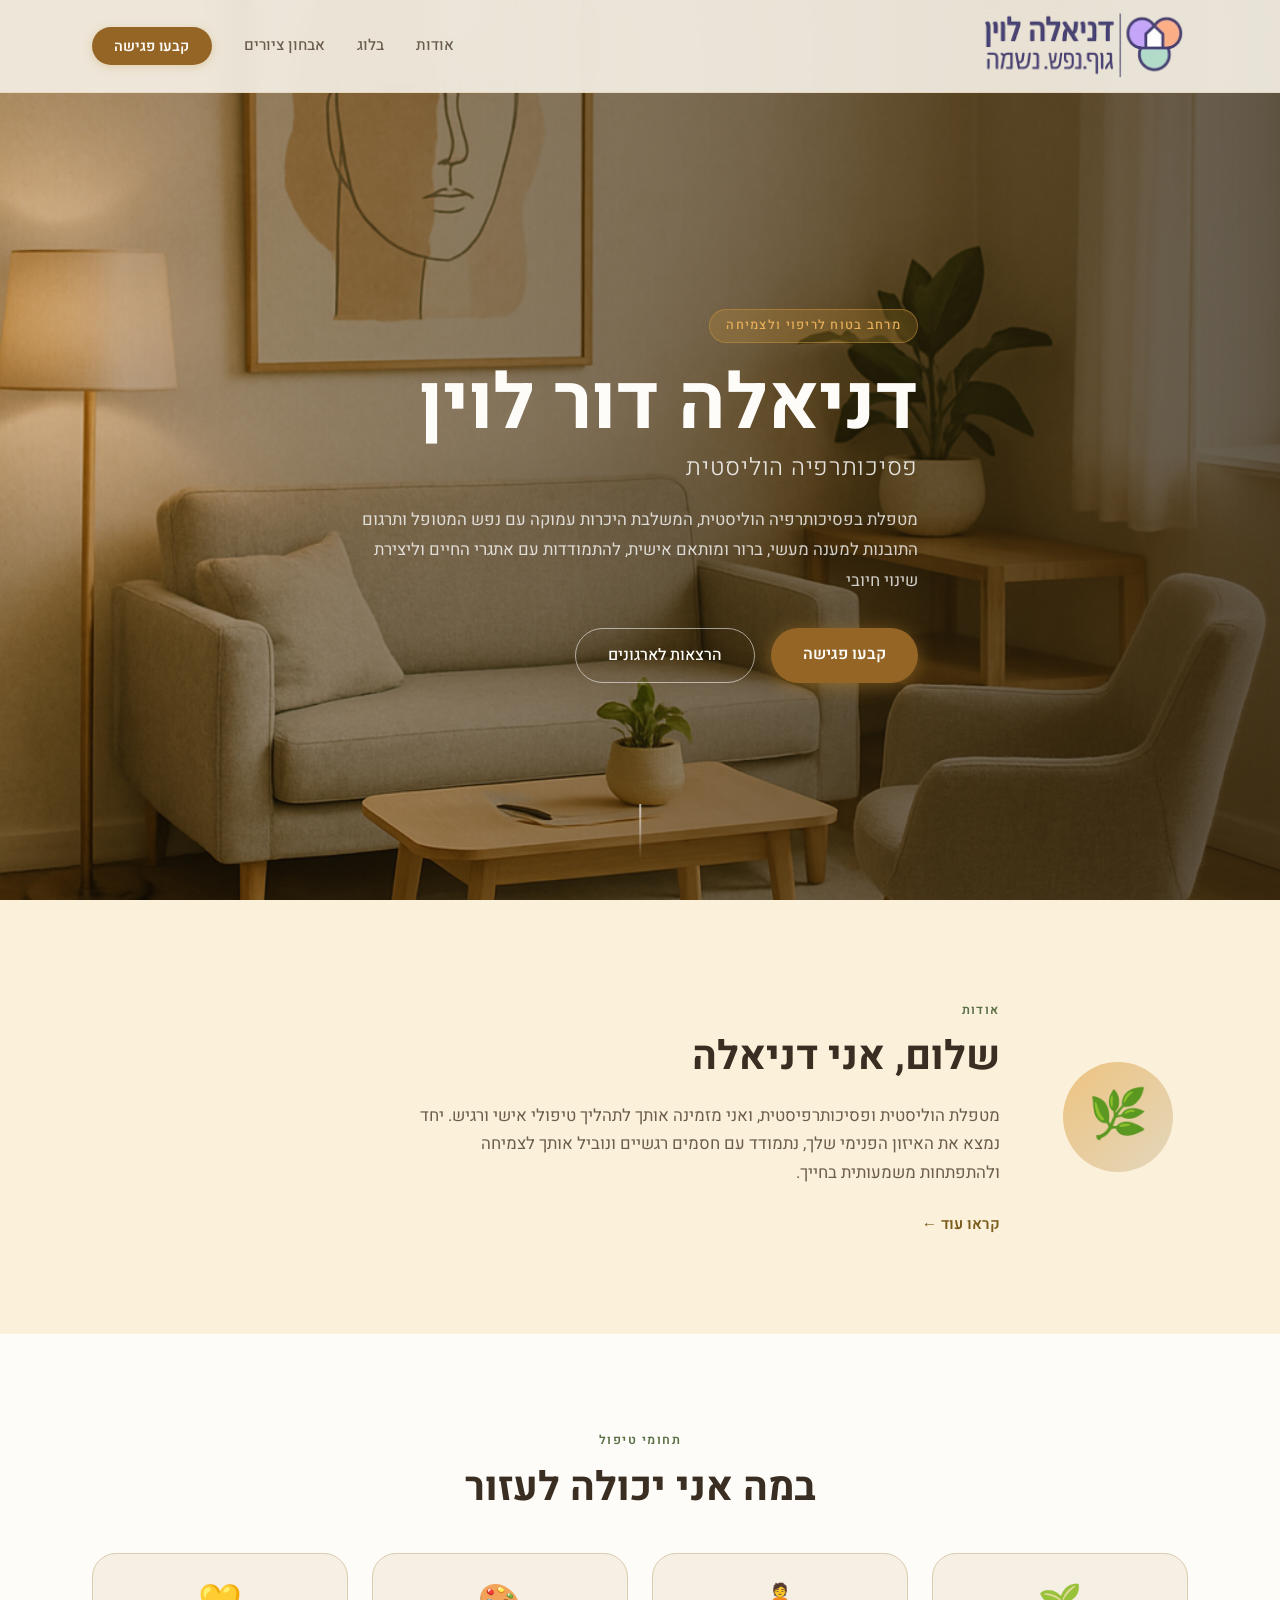
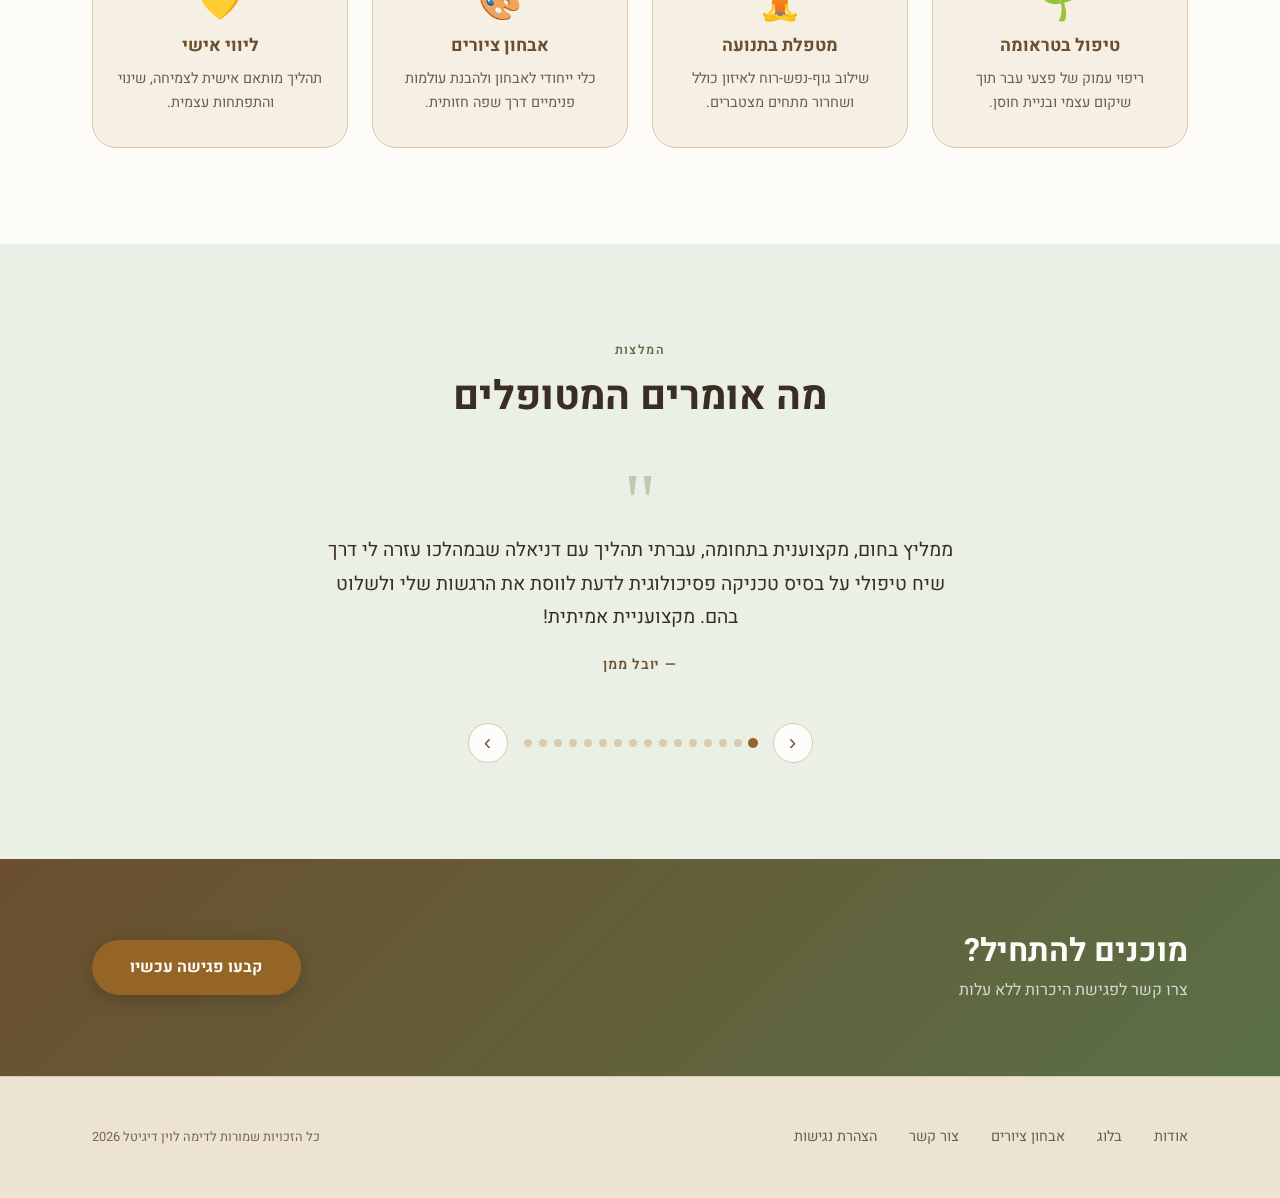
<file: index.html>
<!DOCTYPE html>
<html lang="he" dir="rtl">
<head>
  <script src="https://cdn.cookiehub.eu/c2/c6bd2901.js"></script>
  <script type="text/javascript">
    document.addEventListener("DOMContentLoaded", function(event) {
      var cpm = {};
      window.cookiehub.load(cpm);
    });
  </script>
  <!-- Google tag (gtag.js) -->
  <script async src="https://www.googletagmanager.com/gtag/js?id=G-4C2H4B2KD1"></script>
  <script>
    window.dataLayer = window.dataLayer || [];
    function gtag(){dataLayer.push(arguments);}
    gtag('js', new Date());
    gtag('config', 'G-4C2H4B2KD1');
  </script>
  <meta charset="UTF-8" />
  <meta name="viewport" content="width=device-width, initial-scale=1.0" />
  <link rel="icon" type="image/x-icon" href="favicon.ico" />
  <link rel="icon" type="image/png" sizes="32x32" href="favicon-32x32.png" />
  <link rel="icon" type="image/png" sizes="16x16" href="favicon-16x16.png" />
  <link rel="apple-touch-icon" sizes="180x180" href="apple-touch-icon.png" />
  <link rel="manifest" href="site.webmanifest" />
  <title>דניאלה דור לוין | פסיכותרפיה הוליסטית</title>
  <link href="https://fonts.googleapis.com/css2?family=Heebo:wght@300;400;700&display=swap" rel="stylesheet" />
  <link rel="stylesheet" href="style.css" />
</head>
<body>

  <a href="#main-content" class="skip-to-content">דלג לתוכן הראשי</a>

  <!-- ===== HEADER / NAV ===== -->
  <header class="main-header" id="header">
    <div class="header-inner container">
      <a href="index.html" class="logo-link" aria-label="עמוד הבית — דניאלה דור לוין">
        <img src="images/daniella-dor-holistic-psychotherapist-logo.png" alt="דניאלה דור לוין — פסיכותרפיה הוליסטית" class="site-logo" />
      </a>
      <nav class="main-nav" aria-label="ניווט ראשי">
        <ul>
          <li><a href="about.html" class="nav-link">אודות</a></li>
          <li><a href="blog.html" class="nav-link">בלוג</a></li>
          <li><a href="drawing-diagnosis.html" class="nav-link">אבחון ציורים</a></li>
          <li><a href="https://wa.me/972526996689?text=%D7%94%D7%99%D7%99%20%D7%93%D7%A0%D7%99%D7%90%D7%9C%D7%94%2C%20%D7%90%D7%A9%D7%9E%D7%97%20%D7%9C%D7%A7%D7%91%D7%95%D7%A2%20%D7%A9%D7%99%D7%97%D7%94%20%D7%9C%D7%AA%D7%99%D7%90%D7%95%D7%9D%20%D7%9E%D7%95%D7%A2%D7%93%20%D7%A4%D7%92%D7%99%D7%A9%D7%94%20%D7%95%D7%94%D7%99%D7%9B%D7%A8%D7%95%D7%AA." target="_blank" rel="noopener" class="btn-cta">קבעו פגישה</a></li>
        </ul>
      </nav>
      <button class="hamburger" id="hamburger"
              aria-label="פתיחת תפריט ניווט"
              aria-expanded="false"
              aria-controls="mobileMenu">
        <span aria-hidden="true"></span>
        <span aria-hidden="true"></span>
        <span aria-hidden="true"></span>
      </button>
    </div>
    <!-- Mobile menu -->
    <nav class="mobile-menu" id="mobileMenu" aria-label="ניווט נייד" hidden>
      <ul>
        <li><a href="about.html">אודות</a></li>
        <li><a href="blog.html">בלוג</a></li>
        <li><a href="drawing-diagnosis.html">אבחון ציורים</a></li>
        <li><a href="https://wa.me/972526996689?text=%D7%94%D7%99%D7%99%20%D7%93%D7%A0%D7%99%D7%90%D7%9C%D7%94%2C%20%D7%90%D7%A9%D7%9E%D7%97%20%D7%9C%D7%A7%D7%91%D7%95%D7%A2%20%D7%A9%D7%99%D7%97%D7%94%20%D7%9C%D7%AA%D7%99%D7%90%D7%95%D7%9D%20%D7%9E%D7%95%D7%A2%D7%93%20%D7%A4%D7%92%D7%99%D7%A9%D7%94%20%D7%95%D7%94%D7%99%D7%9B%D7%A8%D7%95%D7%AA." target="_blank" rel="noopener" class="btn-cta-mobile">קבעו פגישה</a></li>
      </ul>
    </nav>
  </header>

  <main id="main-content">

    <!-- ===== HERO ===== -->
    <section class="hero" aria-label="כותרת ראשית">
      <div class="hero-image-wrap" aria-hidden="true">
        <img src="image.png" alt="" class="hero-img" />
        <div class="hero-overlay"></div>
      </div>
      <div class="hero-content container">
        <p class="hero-tag animate-up delay-1">מרחב בטוח לריפוי ולצמיחה</p>
        <h1 class="hero-title animate-up delay-2">דניאלה דור לוין</h1>
        <h2 class="hero-subtitle animate-up delay-3">פסיכותרפיה הוליסטית</h2>
        <p class="hero-desc animate-up delay-4">
          מטפלת בפסיכותרפיה הוליסטית, המשלבת היכרות עמוקה עם נפש המטופל ותרגום התובנות למענה מעשי, ברור ומותאם אישית, להתמודדות עם אתגרי החיים וליצירת שינוי חיובי
        </p>
        <div class="hero-actions animate-up delay-5">
          <a href="https://wa.me/972526996689?text=%D7%94%D7%99%D7%99%20%D7%93%D7%A0%D7%99%D7%90%D7%9C%D7%94%2C%20%D7%90%D7%A9%D7%9E%D7%97%20%D7%9C%D7%A7%D7%91%D7%95%D7%A2%20%D7%A9%D7%99%D7%97%D7%94%20%D7%9C%D7%AA%D7%99%D7%90%D7%95%D7%9D%20%D7%9E%D7%95%D7%A2%D7%93%20%D7%A4%D7%92%D7%99%D7%A9%D7%94%20%D7%95%D7%94%D7%99%D7%9B%D7%A8%D7%95%D7%AA." target="_blank" rel="noopener" class="btn-hero">קבעו פגישה</a>
          <a href="https://wa.me/972526996689?text=%D7%94%D7%99%D7%99%20%D7%93%D7%A0%D7%99%D7%90%D7%9C%D7%94%2C%20%D7%90%D7%A0%D7%99%20%D7%9E%D7%A2%D7%95%D7%A0%D7%99%D7%99%D7%9F%20%D7%9C%D7%A7%D7%91%D7%95%D7%A2%20%D7%94%D7%A8%D7%A6%D7%90%D7%94%20%D7%9C%D7%90%D7%A8%D7%92%D7%95%D7%9F%20%D7%A9%D7%9C%D7%99." target="_blank" rel="noopener" class="btn-hero-ghost">הרצאות לארגונים</a>
        </div>
      </div>
      <div class="hero-scroll-hint" aria-hidden="true">
        <span class="scroll-line"></span>
      </div>
    </section>

    <!-- ===== INTRO / ABOUT STRIP ===== -->
    <section class="intro-section" aria-labelledby="intro-heading">
      <div class="container intro-grid">
        <div class="intro-deco" aria-hidden="true">
          <div class="deco-circle"></div>
          <div class="deco-leaf">🌿</div>
        </div>
        <div class="intro-text">
          <span class="section-tag">אודות</span>
          <h3 class="section-title" id="intro-heading">שלום, אני דניאלה</h3>
          <p>
            מטפלת הוליסטית ופסיכותרפיסטית, ואני מזמינה אותך לתהליך טיפולי אישי ורגיש.
            יחד נמצא את האיזון הפנימי שלך, נתמודד עם חסמים רגשיים ונוביל אותך לצמיחה
            ולהתפתחות משמעותית בחייך.
          </p>
          <a href="about.html" class="btn-text">קראו עוד ←</a>
        </div>
      </div>
    </section>

    <!-- ===== SERVICES ===== -->
    <section class="services-section" aria-labelledby="services-heading">
      <div class="container">
        <span class="section-tag centered">תחומי טיפול</span>
        <h3 class="section-title centered" id="services-heading">במה אני יכולה לעזור</h3>
        <div class="services-grid">
          <div class="service-card">
            <div class="service-icon" aria-hidden="true">🌱</div>
            <h4>טיפול בטראומה</h4>
            <p>ריפוי עמוק של פצעי עבר תוך שיקום עצמי ובניית חוסן.</p>
          </div>
          <div class="service-card">
            <div class="service-icon" aria-hidden="true">🧘</div>
            <h4>מטפלת בתנועה</h4>
            <p>שילוב גוף-נפש-רוח לאיזון כולל ושחרור מתחים מצטברים.</p>
          </div>
          <div class="service-card">
            <div class="service-icon" aria-hidden="true">🎨</div>
            <h4>אבחון ציורים</h4>
            <p>כלי ייחודי לאבחון ולהבנת עולמות פנימיים דרך שפה חזותית.</p>
          </div>
          <div class="service-card">
            <div class="service-icon" aria-hidden="true">💛</div>
            <h4>ליווי אישי</h4>
            <p>תהליך מותאם אישית לצמיחה, שינוי והתפתחות עצמית.</p>
          </div>
        </div>
      </div>
    </section>

    <!-- ===== TESTIMONIALS ===== -->
    <section class="testimonials-section" aria-labelledby="testimonials-heading">
      <div class="container">
        <span class="section-tag centered">המלצות</span>
        <h3 class="section-title centered" id="testimonials-heading">מה אומרים המטופלים</h3>
        <div class="carousel-wrap">
          <div class="carousel" id="carousel" aria-live="polite" aria-atomic="true">

            <div class="testimonial active" aria-hidden="false">
              <div class="quote-mark" aria-hidden="true">"</div>
              <p>ממליץ בחום, מקצוענית בתחומה, עברתי תהליך עם דניאלה שבמהלכו עזרה לי דרך שיח טיפולי על בסיס טכניקה פסיכולוגית לדעת לווסת את הרגשות שלי ולשלוט בהם. מקצועניית אמיתית!</p>
              <span class="t-name">— יובל ממן</span>
            </div>

            <div class="testimonial" aria-hidden="true">
              <div class="quote-mark" aria-hidden="true">"</div>
              <p>לאחר תקופת טיפול משמעותית, אני יכול להמליץ על דניאלה בפה מלא. יש לה רגישות נדירה ובעזרתה היא מזהה נקודות חשובות.</p>
              <span class="t-name">— Ziv Morali</span>
            </div>

            <div class="testimonial" aria-hidden="true">
              <div class="quote-mark" aria-hidden="true">"</div>
              <p>לדוד אין את דניאלה. לך יש את דניאלה. עם המשפט הזה יצאתי מהפגישה האחרונה... זה לא עוד מטפלת — זה עומק ושורשים, זה חיבור לקרקע שלי, חיבור בין כל חלקיי. לי יש את דניאלה, זה יותר ממתנה או סתם כלים. זו חותמת שנשארת.</p>
              <span class="t-name">— רויטל אוסטר</span>
            </div>

            <div class="testimonial" aria-hidden="true">
              <div class="quote-mark" aria-hidden="true">"</div>
              <p>דניאלה מטפלת מדהימה, היא יודעת להגיע למקומות שצריך ולא עושה את זה בלחץ, תמיד יודעת להגיד את המילה הנכונה ומקרינה אור. כל שיחה איתה זכייה מחדש, תודה על הכל!</p>
              <span class="t-name">— איתי דילון</span>
            </div>

            <div class="testimonial" aria-hidden="true">
              <div class="quote-mark" aria-hidden="true">"</div>
              <p>דניאלה מקצועית מאוד, נעימה, יודעת לפרוט בעדינות ורגישות את מה שבלב. עזרה לי לדייק ולא לוותר על מה שאני רוצה וצריכה.</p>
              <span class="t-name">— אדיס סינדקי</span>
            </div>

            <div class="testimonial" aria-hidden="true">
              <div class="quote-mark" aria-hidden="true">"</div>
              <p>דניאלה היא בחורה מיוחדת, עדינה, קשובה, מלאת אור וחכמת חיים שעזרה לי לעבור תהליכים עם עצמי, להתנקות ולהתרפות.</p>
              <span class="t-name">— avishay377</span>
            </div>

            <div class="testimonial" aria-hidden="true">
              <div class="quote-mark" aria-hidden="true">"</div>
              <p>באמת שאין לי מספיק מילים כדי לבטא את התודה שאני חשה כלפי דניאלה. היא לא רק עזרה לי להרגיש טוב יותר — היא שינתה את חיי לחלוטין. באמצעות ההדרכה, התמיכה והחוכמה האינטואיטיבית העמוקה שלה, היא הובילה אותי בעדינות חזרה לעצמי. תודה רבה דניאלה ♡</p>
              <span class="t-name">— Rachel Sharaby</span>
            </div>

            <div class="testimonial" aria-hidden="true">
              <div class="quote-mark" aria-hidden="true">"</div>
              <p>ממליץ מאוד על המטפלת ועל שיטת הטיפול. הייתי בכמה טיפולים ועברתי כמה שיטות טיפול והחוויה עם דניאלה היתה הטובה ביותר.</p>
              <span class="t-name">— shlomi E</span>
            </div>

            <div class="testimonial" aria-hidden="true">
              <div class="quote-mark" aria-hidden="true">"</div>
              <p>מי שיזכה להיות מטופל שלך פשוט זוכה, אין לי מילים אחרות להגיד את זה! סבלנית, מכילה, מקצועית מאוד, אישה נדירה ומיוחדת!!</p>
              <span class="t-name">— גלית כהן</span>
            </div>

            <div class="testimonial" aria-hidden="true">
              <div class="quote-mark" aria-hidden="true">"</div>
              <p>מומלצת, חמה, קשובה ומשרה תחושה נעימה של מרחב מאפשר.</p>
              <span class="t-name">— Tomer Golan</span>
            </div>

            <div class="testimonial" aria-hidden="true">
              <div class="quote-mark" aria-hidden="true">"</div>
              <p>מספר 1 בתחום. ממליצה בחום! פשוט מדהימה! 🤍</p>
              <span class="t-name">— Eden Hahamim</span>
            </div>

            <div class="testimonial" aria-hidden="true">
              <div class="quote-mark" aria-hidden="true">"</div>
              <p>אישה ומטפלת יחודית מאוד. היא סגרה לי פינה יחסית מהר ושלחה אותי לחיות סוף סוף.</p>
              <span class="t-name">— udi sayeg</span>
            </div>

            <div class="testimonial" aria-hidden="true">
              <div class="quote-mark" aria-hidden="true">"</div>
              <p>רגישה, נעימה ומקצועית מאוד, מומלצת בחום.</p>
              <span class="t-name">— ברק ברנשטיין</span>
            </div>

            <div class="testimonial" aria-hidden="true">
              <div class="quote-mark" aria-hidden="true">"</div>
              <p>מדהימה!!</p>
              <span class="t-name">— Doron Yosef Hay</span>
            </div>

            <div class="testimonial" aria-hidden="true">
              <div class="quote-mark" aria-hidden="true">"</div>
              <p>מקצועית ומיוחדת!</p>
              <span class="t-name">— ספיר נגר</span>
            </div>

            <div class="testimonial" aria-hidden="true">
              <div class="quote-mark" aria-hidden="true">"</div>
              <p>מטפלת בחסד!</p>
              <span class="t-name">— Dima Levin</span>
            </div>

          </div>
          <div class="carousel-controls">
            <button class="carousel-btn" onclick="prevSlide()" aria-label="המלצה קודמת">&#x2039;</button>
            <div class="carousel-dots" id="dots" role="group" aria-label="בחירת המלצה">
              <button class="dot active" onclick="setSlide(0)"  aria-label="המלצה 1"  aria-pressed="true"></button>
              <button class="dot" onclick="setSlide(1)"  aria-label="המלצה 2"  aria-pressed="false"></button>
              <button class="dot" onclick="setSlide(2)"  aria-label="המלצה 3"  aria-pressed="false"></button>
              <button class="dot" onclick="setSlide(3)"  aria-label="המלצה 4"  aria-pressed="false"></button>
              <button class="dot" onclick="setSlide(4)"  aria-label="המלצה 5"  aria-pressed="false"></button>
              <button class="dot" onclick="setSlide(5)"  aria-label="המלצה 6"  aria-pressed="false"></button>
              <button class="dot" onclick="setSlide(6)"  aria-label="המלצה 7"  aria-pressed="false"></button>
              <button class="dot" onclick="setSlide(7)"  aria-label="המלצה 8"  aria-pressed="false"></button>
              <button class="dot" onclick="setSlide(8)"  aria-label="המלצה 9"  aria-pressed="false"></button>
              <button class="dot" onclick="setSlide(9)"  aria-label="המלצה 10" aria-pressed="false"></button>
              <button class="dot" onclick="setSlide(10)" aria-label="המלצה 11" aria-pressed="false"></button>
              <button class="dot" onclick="setSlide(11)" aria-label="המלצה 12" aria-pressed="false"></button>
              <button class="dot" onclick="setSlide(12)" aria-label="המלצה 13" aria-pressed="false"></button>
              <button class="dot" onclick="setSlide(13)" aria-label="המלצה 14" aria-pressed="false"></button>
              <button class="dot" onclick="setSlide(14)" aria-label="המלצה 15" aria-pressed="false"></button>
              <button class="dot" onclick="setSlide(15)" aria-label="המלצה 16" aria-pressed="false"></button>
            </div>
            <button class="carousel-btn" onclick="nextSlide()" aria-label="המלצה הבאה">&#x203a;</button>
          </div>
        </div>
      </div>
    </section>

    <!-- ===== CTA BANNER ===== -->
    <section class="cta-banner" aria-labelledby="cta-heading">
      <div class="container cta-inner">
        <div class="cta-text">
          <h3 id="cta-heading">מוכנים להתחיל?</h3>
          <p>צרו קשר לפגישת היכרות ללא עלות</p>
        </div>
        <a href="https://wa.me/972526996689?text=%D7%94%D7%99%D7%99%20%D7%93%D7%A0%D7%99%D7%90%D7%9C%D7%94%2C%20%D7%90%D7%A9%D7%9E%D7%97%20%D7%9C%D7%A7%D7%91%D7%95%D7%A2%20%D7%A9%D7%99%D7%97%D7%94%20%D7%9C%D7%AA%D7%99%D7%90%D7%95%D7%9D%20%D7%9E%D7%95%D7%A2%D7%93%20%D7%A4%D7%92%D7%99%D7%A9%D7%94%20%D7%95%D7%94%D7%99%D7%9B%D7%A8%D7%95%D7%AA." target="_blank" rel="noopener" class="btn-cta-large">קבעו פגישה עכשיו</a>
      </div>
    </section>

  </main>

  <!-- ===== FOOTER ===== -->
  <footer class="footer">
    <div class="container footer-inner">
      <nav class="footer-nav" aria-label="ניווט תחתון">
        <a href="about.html">אודות</a>
        <a href="blog.html">בלוג</a>
        <a href="drawing-diagnosis.html">אבחון ציורים</a>
        <a href="https://wa.me/972526996689?text=%D7%94%D7%99%D7%99%20%D7%93%D7%A0%D7%99%D7%90%D7%9C%D7%94%2C%20%D7%90%D7%A9%D7%9E%D7%97%20%D7%9C%D7%A7%D7%91%D7%95%D7%A2%20%D7%A9%D7%99%D7%97%D7%94%20%D7%9C%D7%AA%D7%99%D7%90%D7%95%D7%9D%20%D7%9E%D7%95%D7%A2%D7%93%20%D7%A4%D7%92%D7%99%D7%A9%D7%94%20%D7%95%D7%94%D7%99%D7%9B%D7%A8%D7%95%D7%AA." target="_blank" rel="noopener">צור קשר</a>
        <a href="accessibility.html">הצהרת נגישות</a>
      </nav>
      <p class="footer-copy">כל הזכויות שמורות לדימה לוין דיגיטל 2026</p>
    </div>
  </footer>

  <script src="main.js"></script>
  <script src="analytics.js"></script>
</body>
</html>
</file>
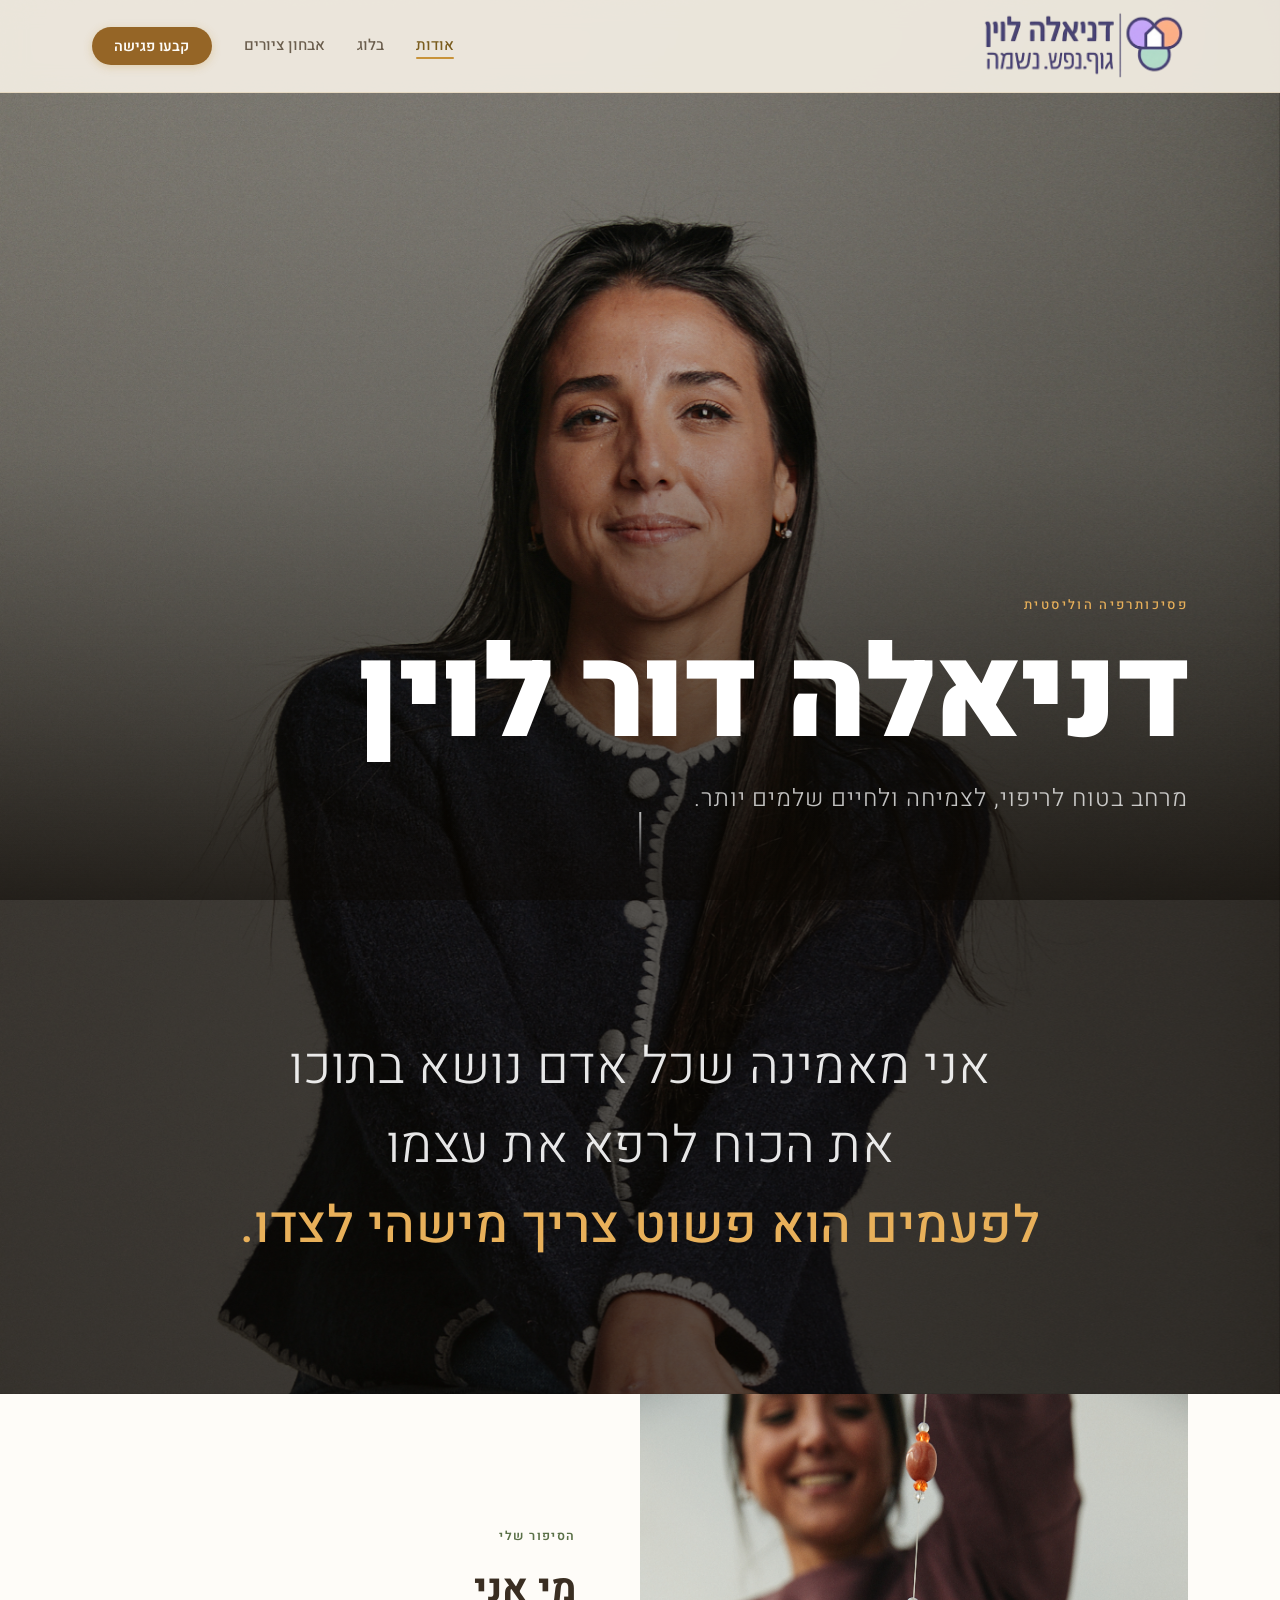
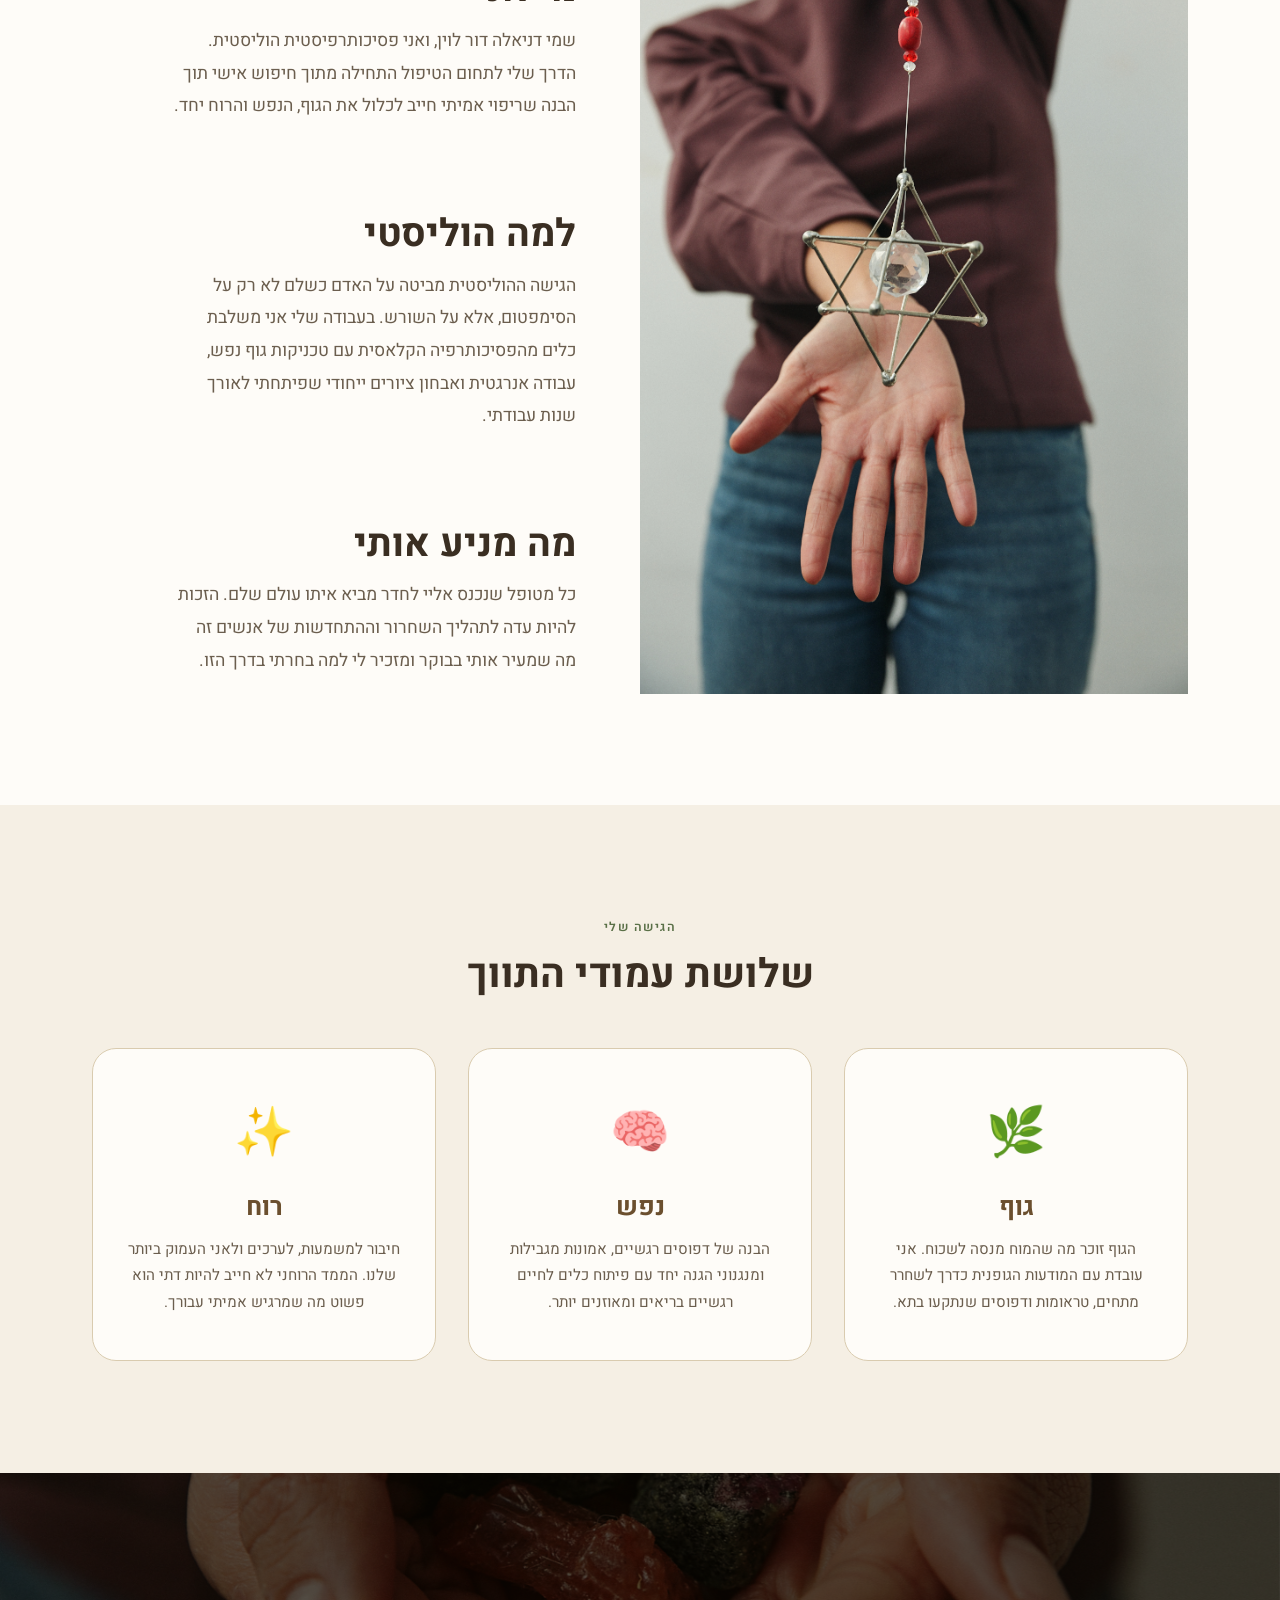
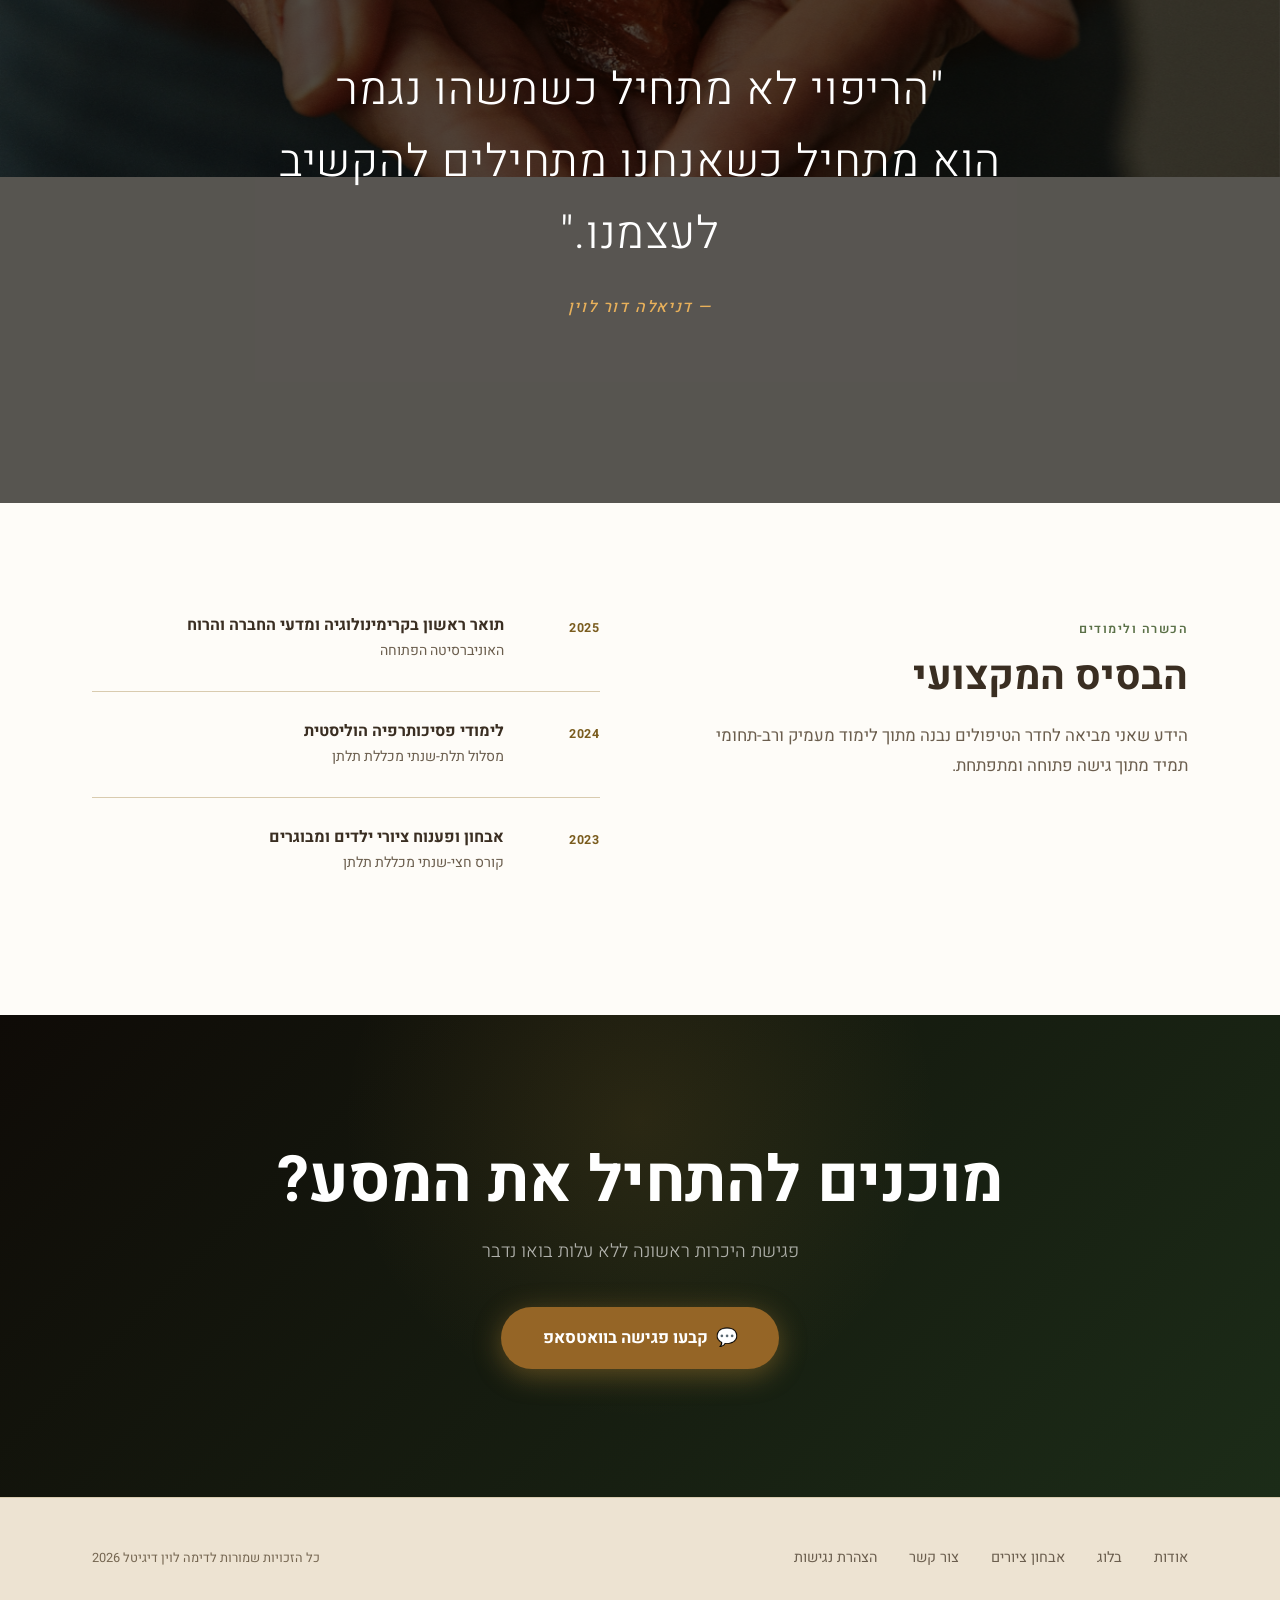
<file: about.html>
<!DOCTYPE html>
<html lang="he" dir="rtl">
<head>
  <script src="https://cdn.cookiehub.eu/c2/c6bd2901.js"></script>
  <script type="text/javascript">
    document.addEventListener("DOMContentLoaded", function(event) {
      var cpm = {};
      window.cookiehub.load(cpm);
    });
  </script>
  <!-- Google tag (gtag.js) -->
  <script async src="https://www.googletagmanager.com/gtag/js?id=G-4C2H4B2KD1"></script>
  <script>
    window.dataLayer = window.dataLayer || [];
    function gtag(){dataLayer.push(arguments);}
    gtag('js', new Date());
    gtag('config', 'G-4C2H4B2KD1');
  </script>
  <meta charset="UTF-8" />
  <meta name="viewport" content="width=device-width, initial-scale=1.0" />
  <link rel="icon" type="image/x-icon" href="favicon.ico" />
  <link rel="icon" type="image/png" sizes="32x32" href="favicon-32x32.png" />
  <link rel="icon" type="image/png" sizes="16x16" href="favicon-16x16.png" />
  <link rel="apple-touch-icon" sizes="180x180" href="apple-touch-icon.png" />
  <link rel="manifest" href="site.webmanifest" />
  <title>אודות | דניאלה דור לוין פסיכותרפיה הוליסטית</title>
  <link href="https://fonts.googleapis.com/css2?family=Heebo:wght@200;300;400;500;700;900&display=swap" rel="stylesheet" />
  <link rel="stylesheet" href="style.css" />
  <link rel="stylesheet" href="about.css" />
</head>
<body>

  <a href="#main-content" class="skip-to-content">דלג לתוכן הראשי</a>

  <!-- ===== HEADER / NAV ===== -->
  <header class="main-header" id="header">
    <div class="header-inner container">
      <a href="index.html" class="logo-link" aria-label="עמוד הבית — דניאלה דור לוין">
        <img src="images/daniella-dor-holistic-psychotherapist-logo.png" alt="דניאלה דור לוין — פסיכותרפיה הוליסטית" class="site-logo" />
      </a>
      <nav class="main-nav" aria-label="ניווט ראשי">
        <ul>
          <li><a href="about.html" class="nav-link active-nav" aria-current="page">אודות</a></li>
          <li><a href="blog.html" class="nav-link">בלוג</a></li>
          <li><a href="drawing-diagnosis.html" class="nav-link">אבחון ציורים</a></li>
          <li><a href="https://wa.me/972526996689?text=%D7%94%D7%99%D7%99%20%D7%93%D7%A0%D7%99%D7%90%D7%9C%D7%94%2C%20%D7%90%D7%A9%D7%9E%D7%97%20%D7%9C%D7%A7%D7%91%D7%95%D7%A2%20%D7%A9%D7%99%D7%97%D7%94%20%D7%9C%D7%AA%D7%99%D7%90%D7%95%D7%9D%20%D7%9E%D7%95%D7%A2%D7%93%20%D7%A4%D7%92%D7%99%D7%A9%D7%94%20%D7%95%D7%94%D7%99%D7%9B%D7%A8%D7%95%D7%AA." target="_blank" rel="noopener" class="btn-cta">קבעו פגישה</a></li>
        </ul>
      </nav>
      <button class="hamburger" id="hamburger"
              aria-label="פתיחת תפריט ניווט"
              aria-expanded="false"
              aria-controls="mobileMenu">
        <span aria-hidden="true"></span>
        <span aria-hidden="true"></span>
        <span aria-hidden="true"></span>
      </button>
    </div>
    <nav class="mobile-menu" id="mobileMenu" aria-label="ניווט נייד" hidden>
      <ul>
        <li><a href="about.html" aria-current="page">אודות</a></li>
        <li><a href="blog.html">בלוג</a></li>
        <li><a href="drawing-diagnosis.html">אבחון ציורים</a></li>
        <li><a href="https://wa.me/972526996689?text=%D7%94%D7%99%D7%99%20%D7%93%D7%A0%D7%99%D7%90%D7%9C%D7%94%2C%20%D7%90%D7%A9%D7%9E%D7%97%20%D7%9C%D7%A7%D7%91%D7%95%D7%A2%20%D7%A9%D7%99%D7%97%D7%94%20%D7%9C%D7%AA%D7%99%D7%90%D7%95%D7%9D%20%D7%9E%D7%95%D7%A2%D7%93%20%D7%A4%D7%92%D7%99%D7%A9%D7%94%20%D7%95%D7%94%D7%99%D7%9B%D7%A8%D7%95%D7%AA." target="_blank" rel="noopener" class="btn-cta-mobile">קבעו פגישה</a></li>
      </ul>
    </nav>
  </header>

  <main id="main-content">

    <!-- ===== HERO + STATEMENT — shared background image ===== -->
    <div class="hero-statement-wrap">
      <div class="hero-bg-wrap" aria-hidden="true">
        <img src="images/daniella-levin-holistic-psychotherapist-header.JPG" alt="" class="hero-bg-img" id="heroImg" />
      </div>

      <section class="about-hero" aria-label="כותרת עמוד אודות">
        <div class="about-hero-overlay"></div>
        <div class="about-hero-content">
          <p class="about-hero-tag reveal-line">פסיכותרפיה הוליסטית</p>
          <h1 class="about-hero-name reveal-line delay-1">דניאלה דור לוין</h1>
          <p class="about-hero-sub reveal-line delay-2">מרחב בטוח לריפוי, לצמיחה ולחיים שלמים יותר.</p>
        </div>
        <div class="about-hero-scroll" aria-hidden="true">
          <span class="scroll-line"></span>
        </div>
      </section>

      <section class="statement-section" aria-label="אמירה מרכזית">
        <div class="container">
          <p class="statement-text split-reveal">
            אני מאמינה שכל אדם נושא בתוכו<br class="br-desktop" />
            את הכוח לרפא את עצמו<br class="br-desktop" />
            <em>לפעמים הוא פשוט צריך מישהי לצדו.</em>
          </p>
        </div>
      </section>
    </div>

    <!-- ===== STORY — sticky image + scrolling text ===== -->
    <section class="story-section" aria-labelledby="story-heading">
      <div class="story-inner container">

        <div class="story-sticky-col" aria-hidden="true">
          <div class="story-sticky-img-wrap">
            <img src="images/daniella-dor-holistic-therapist-about.jpg" alt="" class="story-img" />
          </div>
        </div>

        <div class="story-text-col">
          <div class="story-block reveal-up">
            <span class="section-tag">הסיפור שלי</span>
            <h2 class="story-heading" id="story-heading">מי אני</h2>
            <p>
              שמי דניאלה דור לוין, ואני פסיכותרפיסטית הוליסטית. הדרך שלי לתחום הטיפול התחילה מתוך חיפוש
              אישי תוך הבנה שריפוי אמיתי חייב לכלול את הגוף, הנפש והרוח יחד.
            </p>
          </div>

          <div class="story-block reveal-up">
            <h2 class="story-heading">למה הוליסטי</h2>
            <p>
              הגישה ההוליסטית מביטה על האדם כשלם לא רק על הסימפטום, אלא על השורש.
              בעבודה שלי אני משלבת כלים מהפסיכותרפיה הקלאסית עם טכניקות גוף נפש, עבודה
              אנרגטית ואבחון ציורים ייחודי שפיתחתי לאורך שנות עבודתי.
            </p>
          </div>

          <div class="story-block reveal-up">
            <h2 class="story-heading">מה מניע אותי</h2>
            <p>
              כל מטופל שנכנס אליי לחדר מביא איתו עולם שלם. הזכות להיות עדה לתהליך השחרור
              וההתחדשות של אנשים זה מה שמעיר אותי בבוקר ומזכיר לי למה בחרתי בדרך הזו.
            </p>
          </div>
        </div>

      </div>
    </section>

    <!-- ===== PILLARS ===== -->
    <section class="pillars-section" aria-labelledby="pillars-heading">
      <div class="container">
        <span class="section-tag centered">הגישה שלי</span>
        <h2 class="section-title centered pillars-title" id="pillars-heading">שלושת עמודי התווך</h2>
        <div class="pillars-grid">
          <div class="pillar-card reveal-up">
            <div class="pillar-icon" aria-hidden="true">🌿</div>
            <h3>גוף</h3>
            <p>הגוף זוכר מה שהמוח מנסה לשכוח. אני עובדת עם המודעות הגופנית כדרך לשחרר
            מתחים, טראומות ודפוסים שנתקעו בתא.</p>
          </div>
          <div class="pillar-card reveal-up delay-1">
            <div class="pillar-icon" aria-hidden="true">🧠</div>
            <h3>נפש</h3>
            <p>הבנה של דפוסים רגשיים, אמונות מגבילות ומנגנוני הגנה יחד עם פיתוח כלים
            לחיים רגשיים בריאים ומאוזנים יותר.</p>
          </div>
          <div class="pillar-card reveal-up delay-2">
            <div class="pillar-icon" aria-hidden="true">✨</div>
            <h3>רוח</h3>
            <p>חיבור למשמעות, לערכים ולאני העמוק ביותר שלנו. הממד הרוחני לא חייב להיות
            דתי הוא פשוט מה שמרגיש אמיתי עבורך.</p>
          </div>
        </div>
      </div>
    </section>

    <!-- ===== FULL-BLEED IMAGE WITH QUOTE ===== -->
    <section class="quote-section" aria-labelledby="big-quote">
      <div class="quote-bg-img-wrap" aria-hidden="true">
        <img src="images/daniella-levin-holistic-psychotherapist-footer.JPG" alt="" class="quote-bg-img" id="quoteImg" />
        <div class="quote-bg-overlay"></div>
      </div>
      <div class="container quote-content">
        <blockquote class="big-quote reveal-up" id="big-quote">
          "הריפוי לא מתחיל כשמשהו נגמר <br />
          הוא מתחיל כשאנחנו מתחילים להקשיב לעצמנו."
        </blockquote>
        <cite class="big-quote-cite reveal-up delay-1">— דניאלה דור לוין</cite>
      </div>
    </section>

    <!-- ===== TRAINING / CREDENTIALS ===== -->
    <section class="credentials-section" aria-labelledby="credentials-heading">
      <div class="container credentials-inner">

        <div class="credentials-text reveal-up">
          <span class="section-tag">הכשרה ולימודים</span>
          <h2 class="section-title" id="credentials-heading">הבסיס המקצועי</h2>
          <p class="credentials-intro">
            הידע שאני מביאה לחדר הטיפולים נבנה מתוך לימוד מעמיק
            ורב-תחומי תמיד מתוך גישה פתוחה ומתפתחת.
          </p>
        </div>

        <div class="timeline reveal-up delay-1" role="list" aria-label="ציר זמן השכלה">
          <div class="timeline-item" role="listitem">
            <span class="timeline-year">2025</span>
            <div class="timeline-body">
              <h3>תואר ראשון בקרימינולוגיה ומדעי החברה והרוח</h3>
              <p>האוניברסיטה הפתוחה</p>
            </div>
          </div>
          <div class="timeline-item" role="listitem">
            <span class="timeline-year">2024</span>
            <div class="timeline-body">
              <h3>לימודי פסיכותרפיה הוליסטית</h3>
              <p>מסלול תלת-שנתי מכללת תלתן</p>
            </div>
          </div>
          <div class="timeline-item" role="listitem">
            <span class="timeline-year">2023</span>
            <div class="timeline-body">
              <h3>אבחון ופענוח ציורי ילדים ומבוגרים</h3>
              <p>קורס חצי-שנתי מכללת תלתן</p>
            </div>
          </div>
        </div>

      </div>
    </section>

    <!-- ===== CTA ===== -->
    <section class="about-cta" aria-labelledby="about-cta-heading">
      <div class="container about-cta-inner">
        <h2 class="about-cta-title reveal-up" id="about-cta-heading">מוכנים להתחיל את המסע?</h2>
        <p class="about-cta-sub reveal-up delay-1">פגישת היכרות ראשונה ללא עלות בואו נדבר</p>
        <a href="https://wa.me/972526996689?text=%D7%94%D7%99%D7%99%20%D7%93%D7%A0%D7%99%D7%90%D7%9C%D7%94%2C%20%D7%90%D7%A9%D7%9E%D7%97%20%D7%9C%D7%A7%D7%91%D7%95%D7%A2%20%D7%A9%D7%99%D7%97%D7%94%20%D7%9C%D7%AA%D7%99%D7%90%D7%95%D7%9D%20%D7%9E%D7%95%D7%A2%D7%93%20%D7%A4%D7%92%D7%99%D7%A9%D7%94%20%D7%95%D7%94%D7%99%D7%9B%D7%A8%D7%95%D7%AA."
           target="_blank" rel="noopener" class="btn-about-cta reveal-up delay-2">
          קבעו פגישה בוואטסאפ
        </a>
      </div>
    </section>

  </main>

  <!-- ===== FOOTER ===== -->
  <footer class="footer">
    <div class="container footer-inner">
      <nav class="footer-nav" aria-label="ניווט תחתון">
        <a href="about.html" aria-current="page">אודות</a>
        <a href="blog.html">בלוג</a>
        <a href="drawing-diagnosis.html">אבחון ציורים</a>
        <a href="https://wa.me/972526996689?text=%D7%94%D7%99%D7%99%20%D7%93%D7%A0%D7%99%D7%90%D7%9C%D7%94%2C%20%D7%90%D7%A9%D7%9E%D7%97%20%D7%9C%D7%A7%D7%91%D7%95%D7%A2%20%D7%A9%D7%99%D7%97%D7%94%20%D7%9C%D7%AA%D7%99%D7%90%D7%95%D7%9D%20%D7%9E%D7%95%D7%A2%D7%93%20%D7%A4%D7%92%D7%99%D7%A9%D7%94%20%D7%95%D7%94%D7%99%D7%9B%D7%A8%D7%95%D7%AA." target="_blank" rel="noopener">צור קשר</a>
        <a href="accessibility.html">הצהרת נגישות</a>
      </nav>
      <p class="footer-copy">כל הזכויות שמורות לדימה לוין דיגיטל 2026</p>
    </div>
  </footer>

  <script src="about.js"></script>
  <script src="analytics.js"></script>
</body>
</html>
</file>
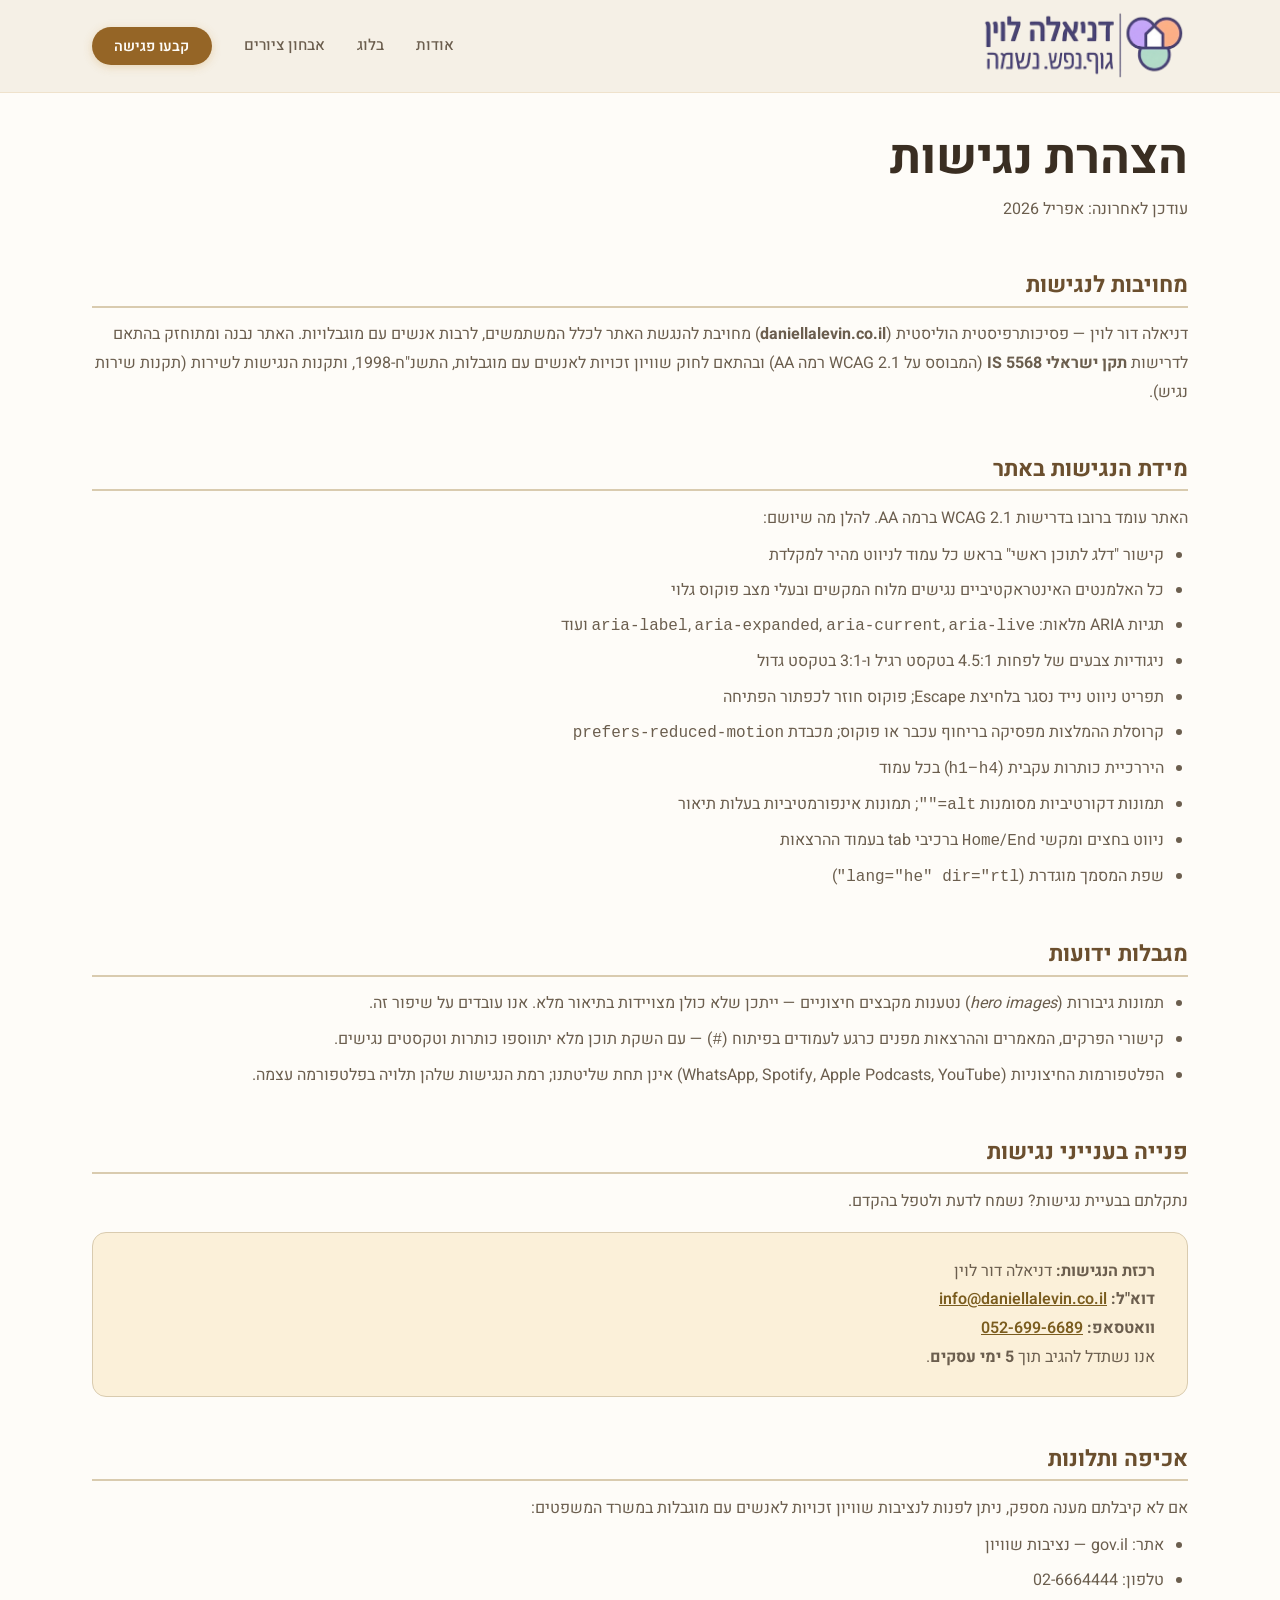
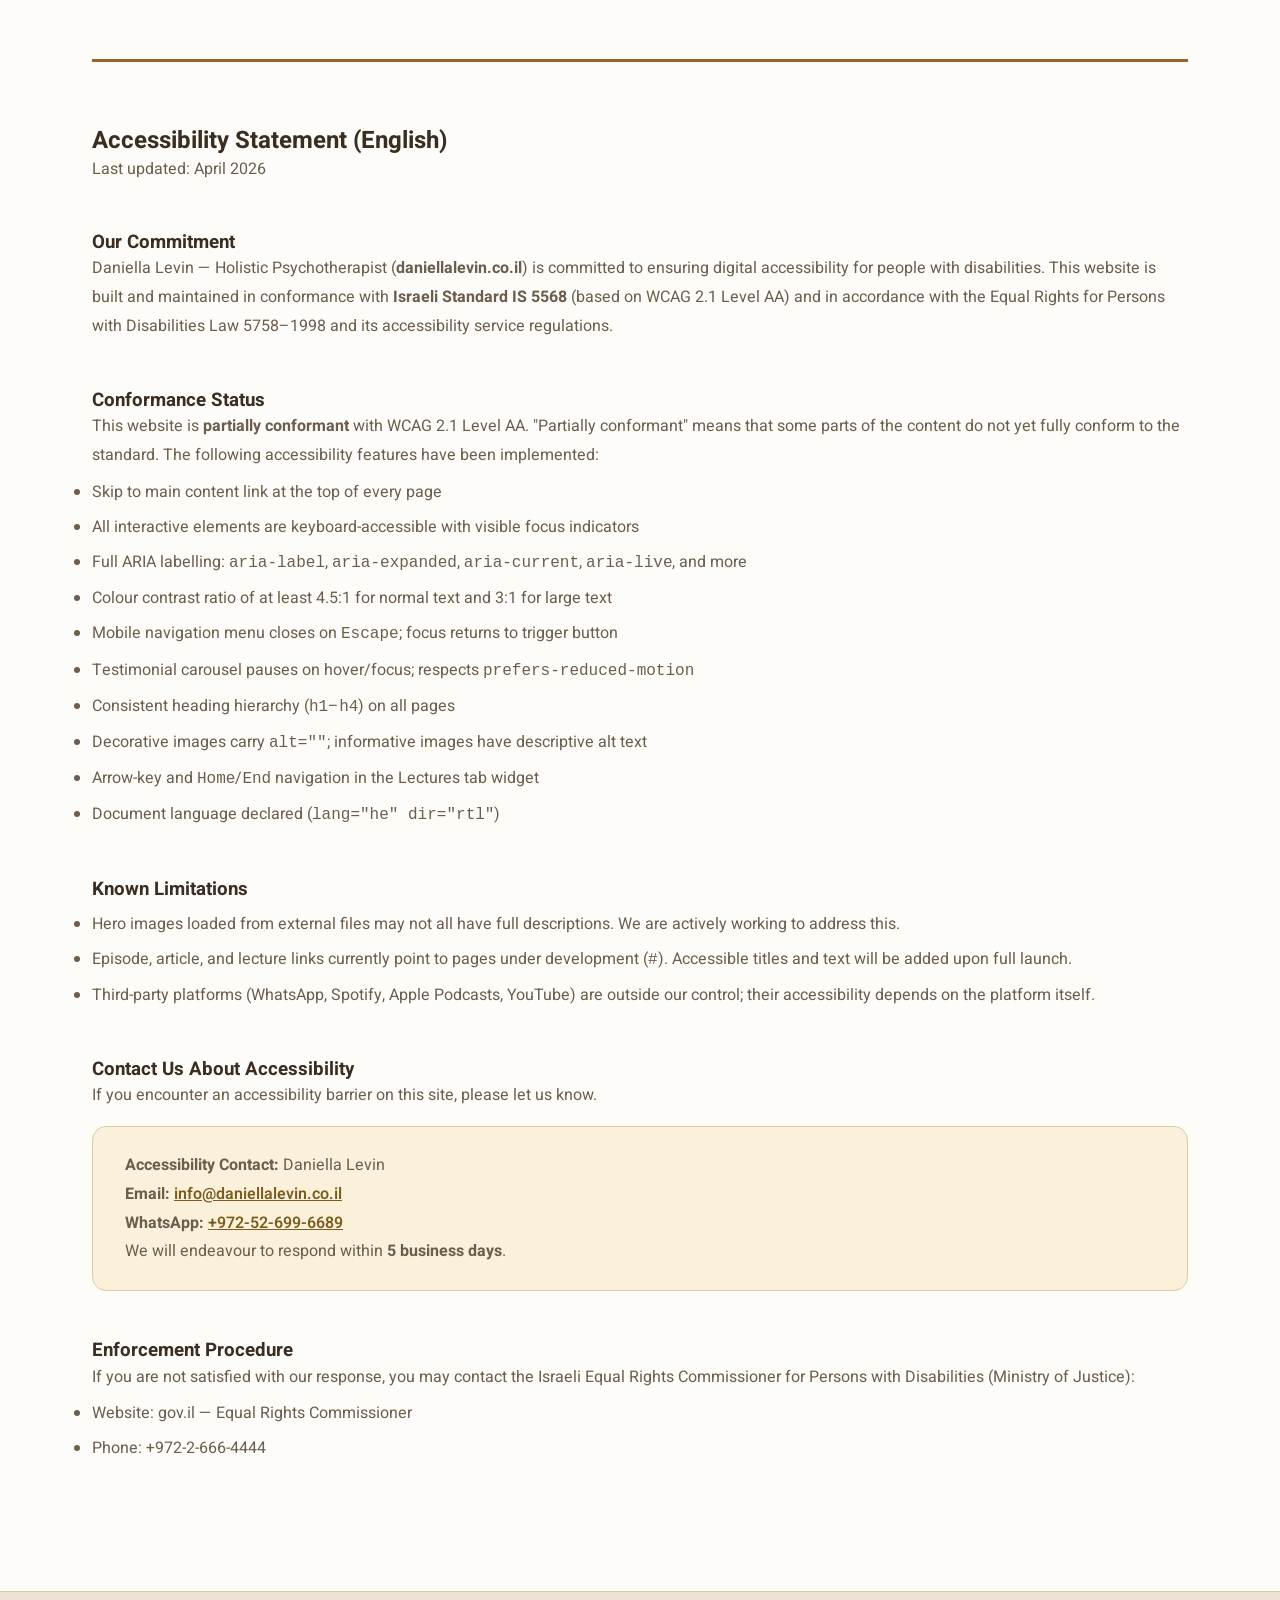
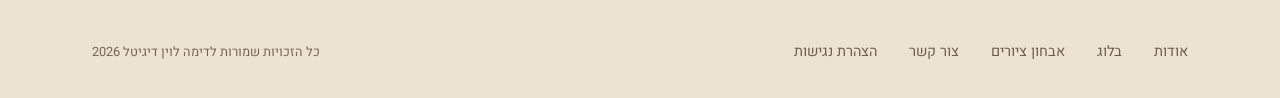
<file: accessibility.html>
<!DOCTYPE html>
<html lang="he" dir="rtl">
<head>
  <script src="https://cdn.cookiehub.eu/c2/c6bd2901.js"></script>
  <script type="text/javascript">
    document.addEventListener("DOMContentLoaded", function(event) {
      var cpm = {};
      window.cookiehub.load(cpm);
    });
  </script>
  <!-- Google tag (gtag.js) -->
  <script async src="https://www.googletagmanager.com/gtag/js?id=G-4C2H4B2KD1"></script>
  <script>
    window.dataLayer = window.dataLayer || [];
    function gtag(){dataLayer.push(arguments);}
    gtag('js', new Date());
    gtag('config', 'G-4C2H4B2KD1');
  </script>
  <meta charset="UTF-8" />
  <meta name="viewport" content="width=device-width, initial-scale=1.0" />
  <link rel="icon" type="image/x-icon" href="favicon.ico" />
  <link rel="icon" type="image/png" sizes="32x32" href="favicon-32x32.png" />
  <link rel="icon" type="image/png" sizes="16x16" href="favicon-16x16.png" />
  <link rel="apple-touch-icon" sizes="180x180" href="apple-touch-icon.png" />
  <link rel="manifest" href="site.webmanifest" />
  <title>הצהרת נגישות | דניאלה דור לוין פסיכותרפיסטית הוליסטית</title>
  <link href="https://fonts.googleapis.com/css2?family=Heebo:wght@300;400;500;700&display=swap" rel="stylesheet" />
  <link rel="stylesheet" href="style.css" />
  <style>
    .a11y-page {
      padding: 8rem 0 5rem;
      min-height: 80vh;
    }
    .a11y-page h1 {
      font-size: clamp(2rem, 4vw, 3rem);
      font-weight: 700;
      color: var(--text);
      margin-bottom: 0.5rem;
    }
    .a11y-page .subtitle {
      font-size: 1rem;
      color: var(--text-soft);
      margin-bottom: 3rem;
    }
    .a11y-section {
      margin-bottom: 3rem;
    }
    .a11y-section h2 {
      font-size: 1.4rem;
      font-weight: 700;
      color: var(--brown);
      margin-bottom: 0.8rem;
      border-bottom: 2px solid var(--beige-deeper);
      padding-bottom: 0.4rem;
    }
    .a11y-section p, .a11y-section li {
      font-size: 1rem;
      color: var(--text-soft);
      line-height: 1.8;
    }
    .a11y-section ul {
      list-style: disc;
      padding-right: 1.5rem;
      margin-top: 0.5rem;
    }
    .a11y-section ul li {
      margin-bottom: 0.4rem;
    }
    .lang-divider {
      border: none;
      border-top: 3px solid var(--amber-accessible);
      margin: 4rem 0;
    }
    .en-section {
      direction: ltr;
      text-align: left;
    }
    .contact-box {
      background: var(--amber-pale);
      border: 1px solid var(--beige-deeper);
      border-radius: var(--radius);
      padding: 1.5rem 2rem;
      margin-top: 1rem;
    }
    .contact-box a {
      color: var(--amber-text);
      text-decoration: underline;
      font-weight: 600;
    }
    .contact-box a:hover {
      color: var(--green);
    }
  </style>
</head>
<body>

  <a href="#main-content" class="skip-to-content">דלג לתוכן הראשי</a>

  <!-- ===== HEADER / NAV ===== -->
  <header class="main-header" id="header">
    <div class="header-inner container">
      <a href="index.html" class="logo-link" aria-label="עמוד הבית — דניאלה דור לוין">
        <img src="images/daniella-dor-holistic-psychotherapist-logo.png" alt="דניאלה דור לוין — פסיכותרפיסטית הוליסטית" class="site-logo" />
      </a>
      <nav class="main-nav" aria-label="ניווט ראשי">
        <ul>
          <li><a href="about.html" class="nav-link">אודות</a></li>
          <li><a href="blog.html" class="nav-link">בלוג</a></li>
          <li><a href="drawing-diagnosis.html" class="nav-link">אבחון ציורים</a></li>
          <li><a href="https://wa.me/972526996689?text=%D7%94%D7%99%D7%99%20%D7%93%D7%A0%D7%99%D7%90%D7%9C%D7%94%2C%20%D7%90%D7%A9%D7%9E%D7%97%20%D7%9C%D7%A7%D7%91%D7%95%D7%A2%20%D7%A9%D7%99%D7%97%D7%94%20%D7%9C%D7%AA%D7%99%D7%90%D7%95%D7%9D%20%D7%9E%D7%95%D7%A2%D7%93%20%D7%A4%D7%92%D7%99%D7%A9%D7%94%20%D7%95%D7%94%D7%99%D7%9B%D7%A8%D7%95%D7%AA." target="_blank" rel="noopener" class="btn-cta">קבעו פגישה</a></li>
        </ul>
      </nav>
      <button class="hamburger" id="hamburger"
              aria-label="פתיחת תפריט ניווט"
              aria-expanded="false"
              aria-controls="mobileMenu">
        <span aria-hidden="true"></span>
        <span aria-hidden="true"></span>
        <span aria-hidden="true"></span>
      </button>
    </div>
    <nav class="mobile-menu" id="mobileMenu" aria-label="ניווט נייד" hidden>
      <ul>
        <li><a href="about.html">אודות</a></li>
        <li><a href="blog.html">בלוג</a></li>
        <li><a href="drawing-diagnosis.html">אבחון ציורים</a></li>
        <li><a href="https://wa.me/972526996689?text=%D7%94%D7%99%D7%99%20%D7%93%D7%A0%D7%99%D7%90%D7%9C%D7%94%2C%20%D7%90%D7%A9%D7%9E%D7%97%20%D7%9C%D7%A7%D7%91%D7%95%D7%A2%20%D7%A9%D7%99%D7%97%D7%94%20%D7%9C%D7%AA%D7%99%D7%90%D7%95%D7%9D%20%D7%9E%D7%95%D7%A2%D7%93%20%D7%A4%D7%92%D7%99%D7%A9%D7%94%20%D7%95%D7%94%D7%99%D7%9B%D7%A8%D7%95%D7%AA." target="_blank" rel="noopener" class="btn-cta-mobile">קבעו פגישה</a></li>
      </ul>
    </nav>
  </header>

  <main id="main-content">
    <div class="a11y-page">
      <div class="container">

        <!-- ══════════════════════════════════════════════════
             HEBREW / עברית
        ══════════════════════════════════════════════════ -->
        <h1>הצהרת נגישות</h1>
        <p class="subtitle">עודכן לאחרונה: אפריל 2026</p>

        <div class="a11y-section">
          <h2>מחויבות לנגישות</h2>
          <p>
            דניאלה דור לוין — פסיכותרפיסטית הוליסטית (<strong>daniellalevin.co.il</strong>) מחויבת להנגשת
            האתר לכלל המשתמשים, לרבות אנשים עם מוגבלויות. האתר נבנה ומתוחזק בהתאם לדרישות
            <strong>תקן ישראלי IS 5568</strong> (המבוסס על WCAG 2.1 רמה AA) ובהתאם לחוק שוויון
            זכויות לאנשים עם מוגבלות, התשנ"ח-1998, ותקנות הנגישות לשירות (תקנות שירות נגיש).
          </p>
        </div>

        <div class="a11y-section">
          <h2>מידת הנגישות באתר</h2>
          <p>האתר עומד ברובו בדרישות WCAG 2.1 ברמה AA. להלן מה שיושם:</p>
          <ul>
            <li>קישור "דלג לתוכן ראשי" בראש כל עמוד לניווט מהיר למקלדת</li>
            <li>כל האלמנטים האינטראקטיביים נגישים מלוח המקשים ובעלי מצב פוקוס גלוי</li>
            <li>תגיות ARIA מלאות: <code>aria-label</code>, <code>aria-expanded</code>, <code>aria-current</code>, <code>aria-live</code> ועוד</li>
            <li>ניגודיות צבעים של לפחות 4.5:1 בטקסט רגיל ו-3:1 בטקסט גדול</li>
            <li>תפריט ניווט נייד נסגר בלחיצת Escape; פוקוס חוזר לכפתור הפתיחה</li>
            <li>קרוסלת ההמלצות מפסיקה בריחוף עכבר או פוקוס; מכבדת <code>prefers-reduced-motion</code></li>
            <li>היררכיית כותרות עקבית (<code>h1</code>–<code>h4</code>) בכל עמוד</li>
            <li>תמונות דקורטיביות מסומנות <code>alt=""</code>; תמונות אינפורמטיביות בעלות תיאור</li>
            <li>ניווט בחצים ומקשי <kbd>Home</kbd>/<kbd>End</kbd> ברכיבי tab בעמוד ההרצאות</li>
            <li>שפת המסמך מוגדרת (<code>lang="he" dir="rtl"</code>)</li>
          </ul>
        </div>

        <div class="a11y-section">
          <h2>מגבלות ידועות</h2>
          <ul>
            <li>
              תמונות גיבורות (<em>hero images</em>) נטענות מקבצים חיצוניים — ייתכן שלא כולן
              מצויידות בתיאור מלא. אנו עובדים על שיפור זה.
            </li>
            <li>
              קישורי הפרקים, המאמרים וההרצאות מפנים כרגע לעמודים בפיתוח (<code>#</code>) —
              עם השקת תוכן מלא יתווספו כותרות וטקסטים נגישים.
            </li>
            <li>
              הפלטפורמות החיצוניות (WhatsApp, Spotify, Apple Podcasts, YouTube) אינן
              תחת שליטתנו; רמת הנגישות שלהן תלויה בפלטפורמה עצמה.
            </li>
          </ul>
        </div>

        <div class="a11y-section">
          <h2>פנייה בענייני נגישות</h2>
          <p>
            נתקלתם בבעיית נגישות? נשמח לדעת ולטפל בהקדם.
          </p>
          <div class="contact-box">
            <p><strong>רכזת הנגישות:</strong> דניאלה דור לוין</p>
            <p>
              <strong>דוא"ל:</strong>
              <a href="mailto:info@daniellalevin.co.il">info@daniellalevin.co.il</a>
            </p>
            <p>
              <strong>וואטסאפ:</strong>
              <a href="https://wa.me/972526996689" target="_blank" rel="noopener">052-699-6689</a>
            </p>
            <p>אנו נשתדל להגיב תוך <strong>5 ימי עסקים</strong>.</p>
          </div>
        </div>

        <div class="a11y-section">
          <h2>אכיפה ותלונות</h2>
          <p>
            אם לא קיבלתם מענה מספק, ניתן לפנות לנציבות שוויון זכויות לאנשים עם מוגבלות
            במשרד המשפטים:
          </p>
          <ul>
            <li>אתר: <a href="https://www.gov.il/he/departments/units/nizvut" target="_blank" rel="noopener">gov.il — נציבות שוויון</a></li>
            <li>טלפון: 02-6664444</li>
          </ul>
        </div>

        <hr class="lang-divider" aria-label="English version follows" />

        <!-- ══════════════════════════════════════════════════
             ENGLISH
        ══════════════════════════════════════════════════ -->
        <div class="en-section" lang="en" dir="ltr">
          <h2>Accessibility Statement (English)</h2>
          <p class="subtitle">Last updated: April 2026</p>

          <div class="a11y-section">
            <h3>Our Commitment</h3>
            <p>
              Daniella Levin — Holistic Psychotherapist (<strong>daniellalevin.co.il</strong>) is
              committed to ensuring digital accessibility for people with disabilities. This website
              is built and maintained in conformance with <strong>Israeli Standard IS 5568</strong>
              (based on WCAG 2.1 Level AA) and in accordance with the Equal Rights for Persons with
              Disabilities Law 5758–1998 and its accessibility service regulations.
            </p>
          </div>

          <div class="a11y-section">
            <h3>Conformance Status</h3>
            <p>
              This website is <strong>partially conformant</strong> with WCAG 2.1 Level AA.
              "Partially conformant" means that some parts of the content do not yet fully conform
              to the standard. The following accessibility features have been implemented:
            </p>
            <ul>
              <li>Skip to main content link at the top of every page</li>
              <li>All interactive elements are keyboard-accessible with visible focus indicators</li>
              <li>Full ARIA labelling: <code>aria-label</code>, <code>aria-expanded</code>,
                  <code>aria-current</code>, <code>aria-live</code>, and more</li>
              <li>Colour contrast ratio of at least 4.5:1 for normal text and 3:1 for large text</li>
              <li>Mobile navigation menu closes on <kbd>Escape</kbd>; focus returns to trigger button</li>
              <li>Testimonial carousel pauses on hover/focus; respects <code>prefers-reduced-motion</code></li>
              <li>Consistent heading hierarchy (<code>h1</code>–<code>h4</code>) on all pages</li>
              <li>Decorative images carry <code>alt=""</code>; informative images have descriptive alt text</li>
              <li>Arrow-key and <kbd>Home</kbd>/<kbd>End</kbd> navigation in the Lectures tab widget</li>
              <li>Document language declared (<code>lang="he" dir="rtl"</code>)</li>
            </ul>
          </div>

          <div class="a11y-section">
            <h3>Known Limitations</h3>
            <ul>
              <li>
                Hero images loaded from external files may not all have full descriptions.
                We are actively working to address this.
              </li>
              <li>
                Episode, article, and lecture links currently point to pages under development
                (<code>#</code>). Accessible titles and text will be added upon full launch.
              </li>
              <li>
                Third-party platforms (WhatsApp, Spotify, Apple Podcasts, YouTube) are outside
                our control; their accessibility depends on the platform itself.
              </li>
            </ul>
          </div>

          <div class="a11y-section">
            <h3>Contact Us About Accessibility</h3>
            <p>
              If you encounter an accessibility barrier on this site, please let us know.
            </p>
            <div class="contact-box">
              <p><strong>Accessibility Contact:</strong> Daniella Levin</p>
              <p>
                <strong>Email:</strong>
                <a href="mailto:info@daniellalevin.co.il">info@daniellalevin.co.il</a>
              </p>
              <p>
                <strong>WhatsApp:</strong>
                <a href="https://wa.me/972526996689" target="_blank" rel="noopener">+972-52-699-6689</a>
              </p>
              <p>We will endeavour to respond within <strong>5 business days</strong>.</p>
            </div>
          </div>

          <div class="a11y-section">
            <h3>Enforcement Procedure</h3>
            <p>
              If you are not satisfied with our response, you may contact the Israeli Equal Rights
              Commissioner for Persons with Disabilities (Ministry of Justice):
            </p>
            <ul>
              <li>Website: <a href="https://www.gov.il/en/departments/units/nizvut" target="_blank" rel="noopener">gov.il — Equal Rights Commissioner</a></li>
              <li>Phone: +972-2-666-4444</li>
            </ul>
          </div>
        </div>
        <!-- end English section -->

      </div>
    </div>
  </main>

  <!-- ===== FOOTER ===== -->
  <footer class="footer">
    <div class="container footer-inner">
      <nav class="footer-nav" aria-label="ניווט תחתון">
        <a href="about.html">אודות</a>
        <a href="blog.html">בלוג</a>
        <a href="drawing-diagnosis.html">אבחון ציורים</a>
        <a href="https://wa.me/972526996689?text=%D7%94%D7%99%D7%99%20%D7%93%D7%A0%D7%99%D7%90%D7%9C%D7%84%2C%20%D7%90%D7%A9%D7%9E%D7%97%20%D7%9C%D7%A7%D7%91%D7%95%D7%A2%20%D7%A9%D7%99%D7%97%D7%94%20%D7%9C%D7%AA%D7%99%D7%90%D7%95%D7%9D%20%D7%9E%D7%95%D7%A2%D7%93%20%D7%A4%D7%92%D7%99%D7%A9%D7%94%20%D7%95%D7%94%D7%99%D7%9B%D7%A8%D7%95%D7%AA." target="_blank" rel="noopener">צור קשר</a>
        <a href="accessibility.html" aria-current="page">הצהרת נגישות</a>
      </nav>
      <p class="footer-copy">כל הזכויות שמורות לדימה לוין דיגיטל 2026</p>
    </div>
  </footer>

  <script>
    // ── Header scroll shadow ──
    const header = document.getElementById('header');
    window.addEventListener('scroll', () => {
      header.classList.toggle('scrolled', window.scrollY > 20);
    });

    // ── Hamburger / mobile menu ──
    const hamburger = document.getElementById('hamburger');
    const mobileMenu = document.getElementById('mobileMenu');

    function openMobileMenu() {
      mobileMenu.removeAttribute('hidden');
      mobileMenu.classList.add('open');
      hamburger.setAttribute('aria-expanded', 'true');
      hamburger.setAttribute('aria-label', 'סגירת תפריט ניווט');
      const firstLink = mobileMenu.querySelector('a');
      if (firstLink) firstLink.focus();
    }

    function closeMobileMenu() {
      mobileMenu.setAttribute('hidden', '');
      mobileMenu.classList.remove('open');
      hamburger.setAttribute('aria-expanded', 'false');
      hamburger.setAttribute('aria-label', 'פתיחת תפריט ניווט');
    }

    hamburger.addEventListener('click', () => {
      if (mobileMenu.hasAttribute('hidden')) {
        openMobileMenu();
      } else {
        closeMobileMenu();
      }
    });

    document.addEventListener('keydown', (e) => {
      if (e.key === 'Escape' && !mobileMenu.hasAttribute('hidden')) {
        closeMobileMenu();
        hamburger.focus();
      }
    });
  </script>
  <script src="analytics.js"></script>
</body>
</html>
</file>
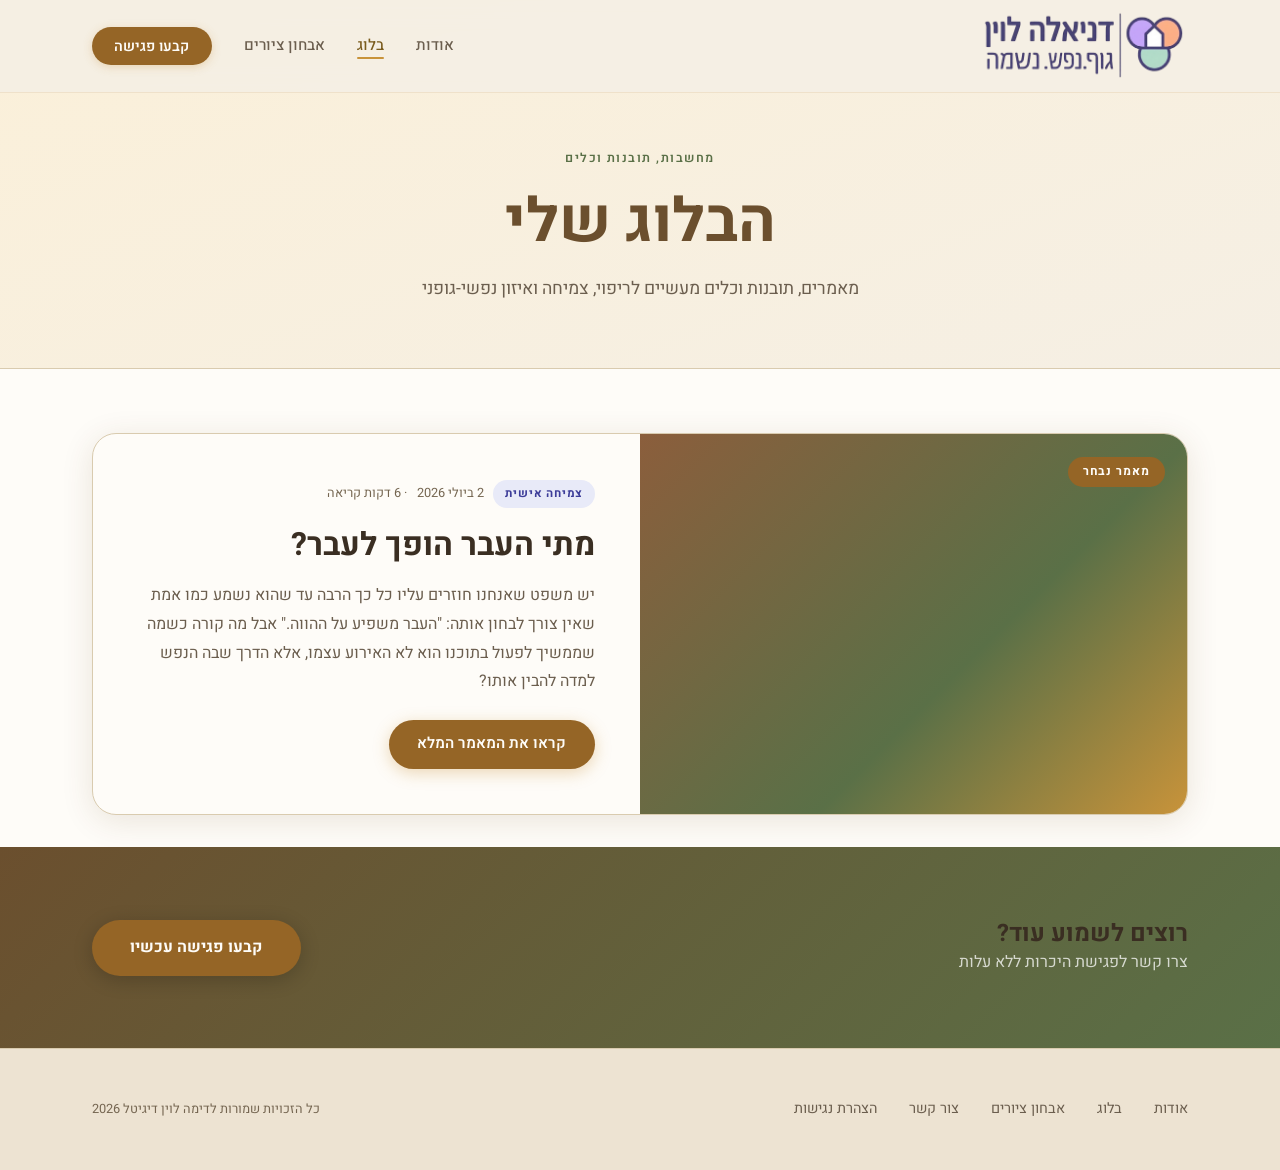
<file: blog.html>
<!DOCTYPE html>
<html lang="he" dir="rtl">
<head>
  <script src="https://cdn.cookiehub.eu/c2/c6bd2901.js"></script>
  <script type="text/javascript">
    document.addEventListener("DOMContentLoaded", function(event) {
      var cpm = {};
      window.cookiehub.load(cpm);
    });
  </script>
  <!-- Google tag (gtag.js) -->
  <script async src="https://www.googletagmanager.com/gtag/js?id=G-4C2H4B2KD1"></script>
  <script>
    window.dataLayer = window.dataLayer || [];
    function gtag(){dataLayer.push(arguments);}
    gtag('js', new Date());
    gtag('config', 'G-4C2H4B2KD1');
  </script>
  <meta charset="UTF-8" />
  <meta name="viewport" content="width=device-width, initial-scale=1.0" />
  <link rel="icon" type="image/x-icon" href="favicon.ico" />
  <link rel="icon" type="image/png" sizes="32x32" href="favicon-32x32.png" />
  <link rel="icon" type="image/png" sizes="16x16" href="favicon-16x16.png" />
  <link rel="apple-touch-icon" sizes="180x180" href="apple-touch-icon.png" />
  <link rel="manifest" href="site.webmanifest" />
  <title>בלוג | דניאלה דור לוין פסיכותרפיסטית הוליסטית</title>
  <link href="https://fonts.googleapis.com/css2?family=Heebo:wght@300;400;500;700&display=swap" rel="stylesheet" />
  <link rel="stylesheet" href="style.css" />
  <link rel="stylesheet" href="blog.css" />
</head>
<body>

  <a href="#main-content" class="skip-to-content">דלג לתוכן הראשי</a>

  <!-- ===== HEADER / NAV ===== -->
  <header class="main-header" id="header">
    <div class="header-inner container">
      <a href="index.html" class="logo-link" aria-label="עמוד הבית — דניאלה דור לוין">
        <img src="images/daniella-dor-holistic-psychotherapist-logo.png" alt="דניאלה דור לוין — פסיכותרפיסטית הוליסטית" class="site-logo" />
      </a>
      <nav class="main-nav" aria-label="ניווט ראשי">
        <ul>
          <li><a href="about.html" class="nav-link">אודות</a></li>
          <li><a href="blog.html" class="nav-link active-nav" aria-current="page">בלוג</a></li>
          <li><a href="drawing-diagnosis.html" class="nav-link">אבחון ציורים</a></li>
          <li><a href="https://wa.me/972526996689?text=%D7%94%D7%99%D7%99%20%D7%93%D7%A0%D7%99%D7%90%D7%9C%D7%94%2C%20%D7%90%D7%A9%D7%9E%D7%97%20%D7%9C%D7%A7%D7%91%D7%95%D7%A2%20%D7%A9%D7%99%D7%97%D7%94%20%D7%9C%D7%AA%D7%99%D7%90%D7%95%D7%9D%20%D7%9E%D7%95%D7%A2%D7%93%20%D7%A4%D7%92%D7%99%D7%A9%D7%94%20%D7%95%D7%94%D7%99%D7%9B%D7%A8%D7%95%D7%AA." target="_blank" rel="noopener" class="btn-cta">קבעו פגישה</a></li>
        </ul>
      </nav>
      <button class="hamburger" id="hamburger"
              aria-label="פתיחת תפריט ניווט"
              aria-expanded="false"
              aria-controls="mobileMenu">
        <span aria-hidden="true"></span>
        <span aria-hidden="true"></span>
        <span aria-hidden="true"></span>
      </button>
    </div>
    <nav class="mobile-menu" id="mobileMenu" aria-label="ניווט נייד" hidden>
      <ul>
        <li><a href="about.html">אודות</a></li>
        <li><a href="blog.html" aria-current="page">בלוג</a></li>
        <li><a href="drawing-diagnosis.html">אבחון ציורים</a></li>
        <li><a href="https://wa.me/972526996689?text=%D7%94%D7%99%D7%99%20%D7%93%D7%A0%D7%99%D7%90%D7%9C%D7%94%2C%20%D7%90%D7%A9%D7%9E%D7%97%20%D7%9C%D7%A7%D7%91%D7%95%D7%A2%20%D7%A9%D7%99%D7%97%D7%94%20%D7%9C%D7%AA%D7%99%D7%90%D7%95%D7%9D%20%D7%9E%D7%95%D7%A2%D7%93%20%D7%A4%D7%92%D7%99%D7%A9%D7%94%20%D7%95%D7%94%D7%99%D7%9B%D7%A8%D7%95%D7%AA." target="_blank" rel="noopener" class="btn-cta-mobile">קבעו פגישה</a></li>
      </ul>
    </nav>
  </header>

  <main id="main-content">

  <!-- ===== PAGE HERO ===== -->
  <section class="page-hero" aria-labelledby="blog-page-heading">
    <div class="container page-hero-inner">
      <span class="section-tag">מחשבות, תובנות וכלים</span>
      <h1 class="page-hero-title" id="blog-page-heading">הבלוג שלי</h1>
      <p class="page-hero-desc">מאמרים, תובנות וכלים מעשיים לריפוי, צמיחה ואיזון נפשי-גופני</p>
    </div>
  </section>

  <!-- ===== FEATURED POST ===== -->
  <section class="featured-section" aria-label="מאמר נבחר">
    <div class="container">
      <div class="featured-card">
        <div class="featured-image featured-image--1">
          <span class="featured-badge">מאמר נבחר</span>
        </div>
        <div class="featured-body">
          <div class="post-meta">
            <span class="post-category cat--growth">צמיחה אישית</span>
            <span class="post-date">2 ביולי 2026</span>
            <span class="post-read">· 6 דקות קריאה</span>
          </div>
          <h2 class="featured-title">מתי העבר הופך לעבר?</h2>
          <p class="featured-excerpt">
            יש משפט שאנחנו חוזרים עליו כל כך הרבה עד שהוא נשמע כמו אמת שאין צורך לבחון אותה:
            "העבר משפיע על ההווה." אבל מה קורה כשמה שממשיך לפעול בתוכנו הוא לא האירוע עצמו,
            אלא הדרך שבה הנפש למדה להבין אותו?
          </p>
          <a href="when-does-the-past-become-the-past.html" class="btn-featured" aria-label="קראו את המאמר המלא — מתי העבר הופך לעבר?">קראו את המאמר המלא</a>
        </div>
      </div>
    </div>
  </section>

  <!-- ===== NEWSLETTER / CTA ===== -->
  <section class="cta-banner" aria-labelledby="blog-cta-heading">
    <div class="container cta-inner">
      <div class="cta-text">
        <h2 id="blog-cta-heading">רוצים לשמוע עוד?</h2>
        <p>צרו קשר לפגישת היכרות ללא עלות</p>
      </div>
      <a href="https://wa.me/972526996689?text=%D7%94%D7%99%D7%99%20%D7%93%D7%A0%D7%99%D7%90%D7%9C%D7%94%2C%20%D7%90%D7%A9%D7%9E%D7%97%20%D7%9C%D7%A7%D7%91%D7%95%D7%A2%20%D7%A9%D7%99%D7%97%D7%94%20%D7%9C%D7%AA%D7%99%D7%90%D7%95%D7%9D%20%D7%9E%D7%95%D7%A2%D7%93%20%D7%A4%D7%92%D7%99%D7%A9%D7%94%20%D7%95%D7%94%D7%99%D7%9B%D7%A8%D7%95%D7%AA." target="_blank" rel="noopener" class="btn-cta-large">קבעו פגישה עכשיו</a>
    </div>
  </section>

  </main>

  <!-- ===== FOOTER ===== -->
  <footer class="footer">
    <div class="container footer-inner">
      <nav class="footer-nav" aria-label="ניווט תחתון">
        <a href="about.html">אודות</a>
        <a href="blog.html" aria-current="page">בלוג</a>
        <a href="drawing-diagnosis.html">אבחון ציורים</a>
        <a href="https://wa.me/972526996689?text=%D7%94%D7%99%D7%99%20%D7%93%D7%A0%D7%99%D7%90%D7%9C%D7%94%2C%20%D7%90%D7%A9%D7%9E%D7%97%20%D7%9C%D7%A7%D7%91%D7%95%D7%A2%20%D7%A9%D7%99%D7%97%D7%94%20%D7%9C%D7%AA%D7%99%D7%90%D7%95%D7%9D%20%D7%9E%D7%95%D7%A2%D7%93%20%D7%A4%D7%92%D7%99%D7%A9%D7%94%20%D7%95%D7%94%D7%99%D7%9B%D7%A8%D7%95%D7%AA." target="_blank" rel="noopener">צור קשר</a>
        <a href="accessibility.html">הצהרת נגישות</a>
      </nav>
      <p class="footer-copy">כל הזכויות שמורות לדימה לוין דיגיטל 2026</p>
    </div>
  </footer>

  <script src="blog.js"></script>
  <script src="analytics.js"></script>
</body>
</html>
</file>
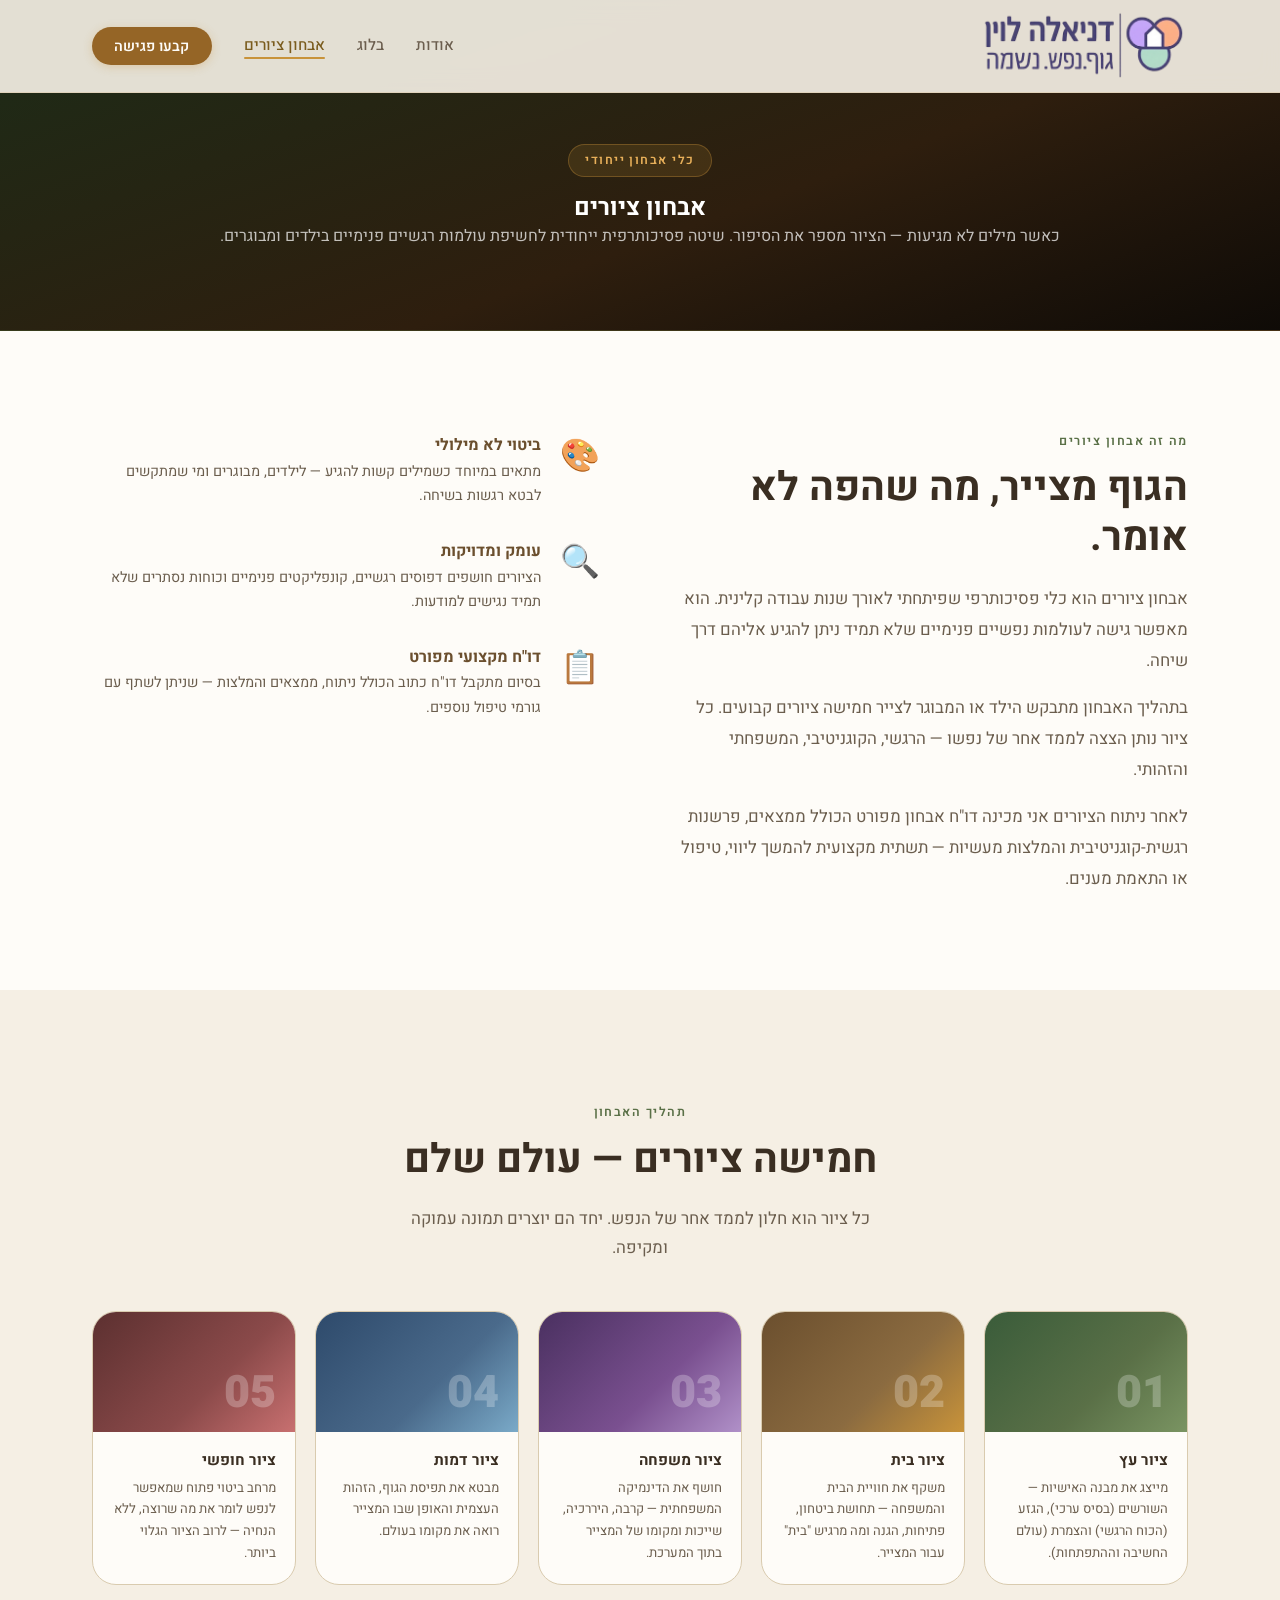
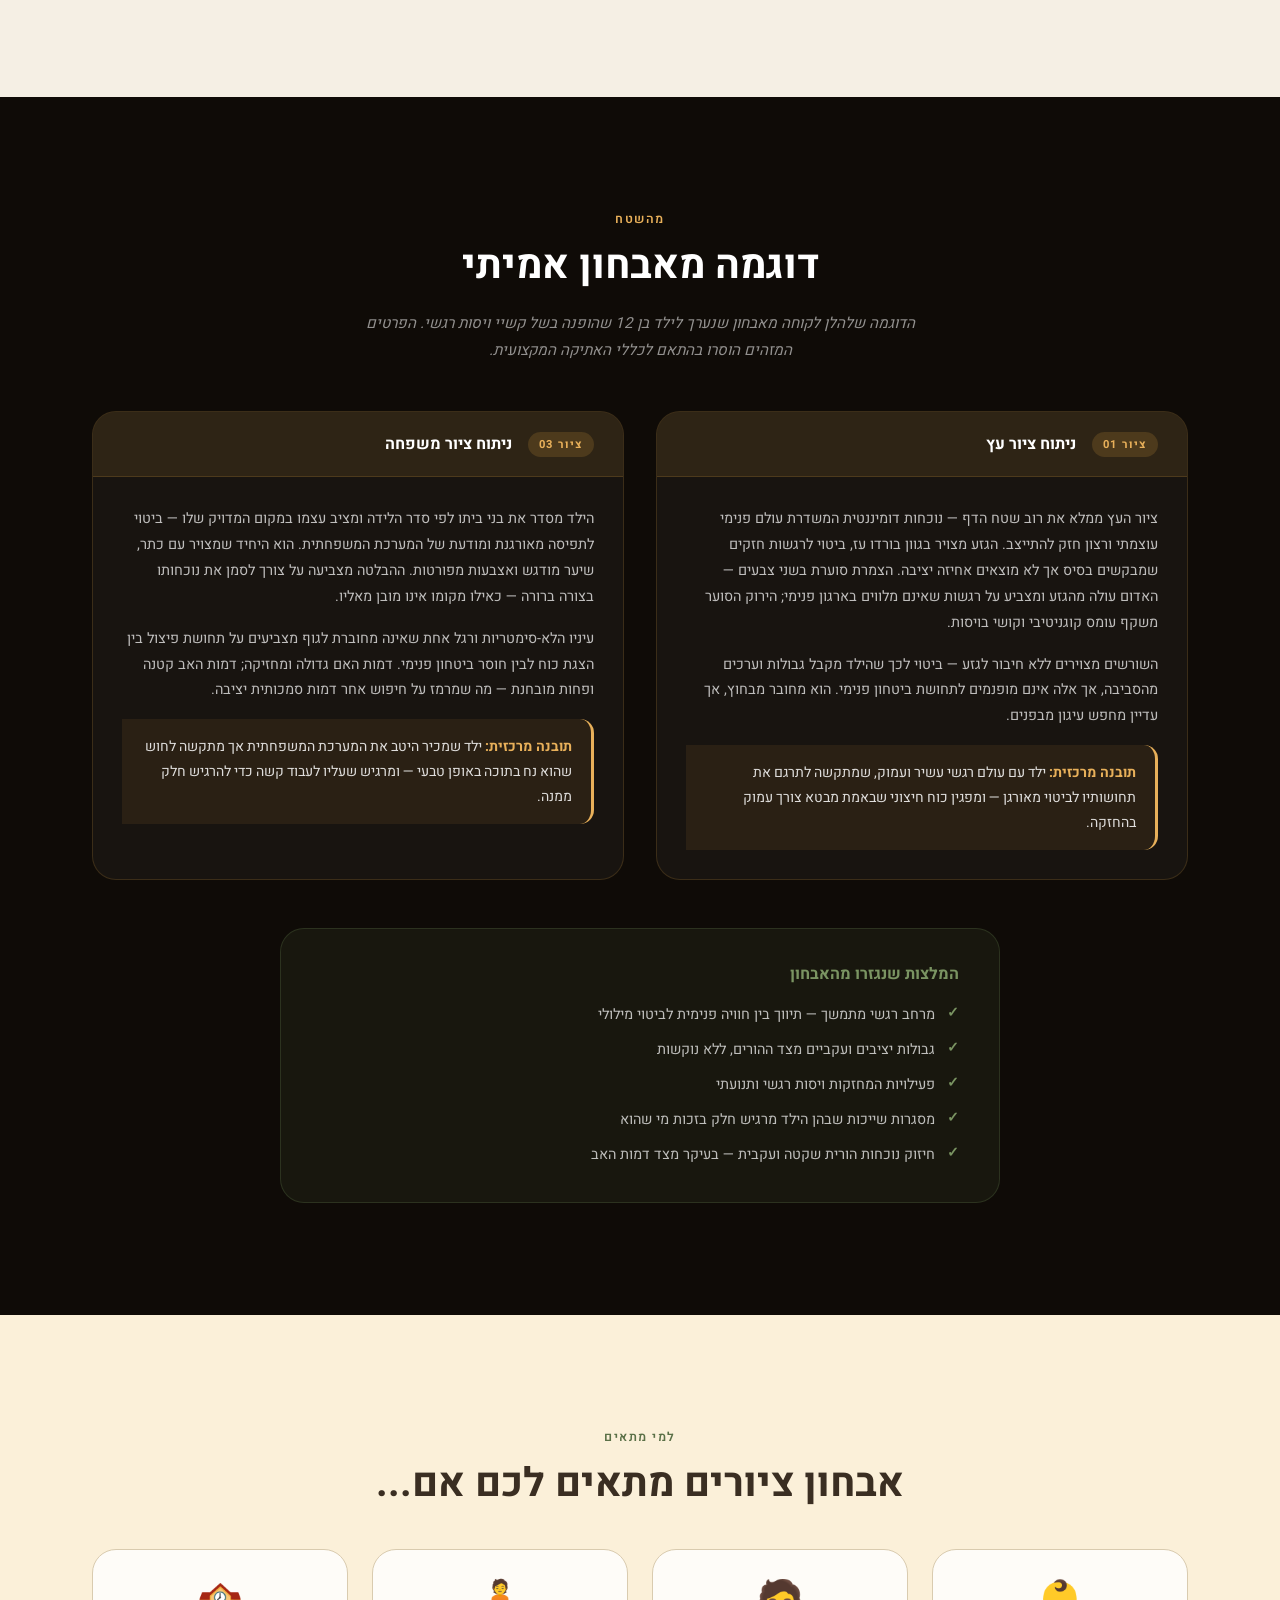
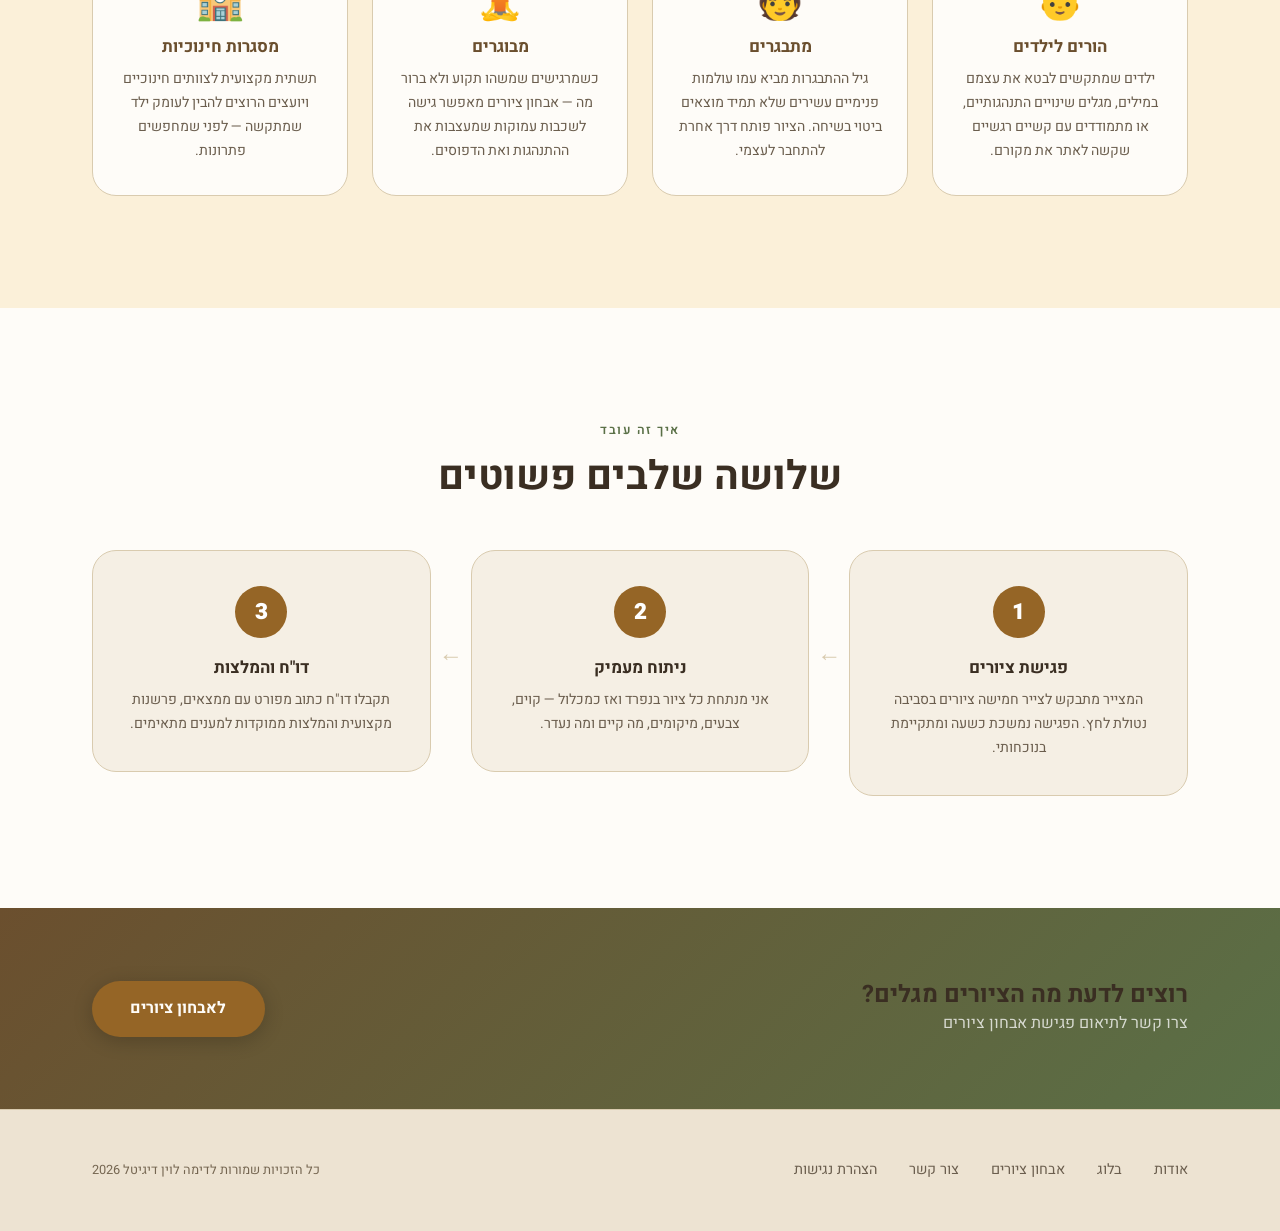
<file: drawing-diagnosis.html>
<!DOCTYPE html>
<html lang="he" dir="rtl">
<head>
  <script src="https://cdn.cookiehub.eu/c2/c6bd2901.js"></script>
  <script type="text/javascript">
    document.addEventListener("DOMContentLoaded", function(event) {
      var cpm = {};
      window.cookiehub.load(cpm);
    });
  </script>
  <!-- Google tag (gtag.js) -->
  <script async src="https://www.googletagmanager.com/gtag/js?id=G-4C2H4B2KD1"></script>
  <script>
    window.dataLayer = window.dataLayer || [];
    function gtag(){dataLayer.push(arguments);}
    gtag('js', new Date());
    gtag('config', 'G-4C2H4B2KD1');
  </script>
  <meta charset="UTF-8" />
  <meta name="viewport" content="width=device-width, initial-scale=1.0" />
  <meta name="description" content="אבחון ציורים — כלי פסיכותרפי ייחודי לחשיפת עולמות רגשיים פנימיים שקשה להגיע אליהם בדיבור. מתאים לילדים ומבוגרים. דניאלה דור לוין, פסיכותרפיסטית הוליסטית." />
  <link rel="icon" type="image/x-icon" href="favicon.ico" />
  <link rel="icon" type="image/png" sizes="32x32" href="favicon-32x32.png" />
  <link rel="icon" type="image/png" sizes="16x16" href="favicon-16x16.png" />
  <link rel="apple-touch-icon" sizes="180x180" href="apple-touch-icon.png" />
  <link rel="manifest" href="site.webmanifest" />
  <title>אבחון ציורים | דניאלה דור לוין פסיכותרפיה הוליסטית</title>
  <link href="https://fonts.googleapis.com/css2?family=Heebo:wght@200;300;400;500;700;900&display=swap" rel="stylesheet" />
  <link rel="stylesheet" href="style.css" />
  <link rel="stylesheet" href="drawing-diagnosis.css" />
</head>
<body>

  <a href="#main-content" class="skip-to-content">דלג לתוכן הראשי</a>

  <!-- ===== HEADER / NAV ===== -->
  <header class="main-header" id="header">
    <div class="header-inner container">
      <a href="index.html" class="logo-link" aria-label="עמוד הבית — דניאלה דור לוין">
        <img src="images/daniella-dor-holistic-psychotherapist-logo.png" alt="דניאלה דור לוין — פסיכותרפיסטית הוליסטית" class="site-logo" />
      </a>
      <nav class="main-nav" aria-label="ניווט ראשי">
        <ul>
          <li><a href="about.html" class="nav-link">אודות</a></li>
          <li><a href="blog.html" class="nav-link">בלוג</a></li>
          <li><a href="drawing-diagnosis.html" class="nav-link active-nav" aria-current="page">אבחון ציורים</a></li>
          <li><a href="https://wa.me/972526996689?text=%D7%94%D7%99%D7%99%20%D7%93%D7%A0%D7%99%D7%90%D7%9C%D7%94%2C%20%D7%90%D7%A9%D7%9E%D7%97%20%D7%9C%D7%A7%D7%91%D7%95%D7%A2%20%D7%A9%D7%99%D7%97%D7%94%20%D7%9C%D7%AA%D7%99%D7%90%D7%95%D7%9D%20%D7%9E%D7%95%D7%A2%D7%93%20%D7%A4%D7%92%D7%99%D7%A9%D7%94%20%D7%95%D7%94%D7%99%D7%9B%D7%A8%D7%95%D7%AA." target="_blank" rel="noopener" class="btn-cta">קבעו פגישה</a></li>
        </ul>
      </nav>
      <button class="hamburger" id="hamburger"
              aria-label="פתיחת תפריט ניווט"
              aria-expanded="false"
              aria-controls="mobileMenu">
        <span aria-hidden="true"></span>
        <span aria-hidden="true"></span>
        <span aria-hidden="true"></span>
      </button>
    </div>
    <nav class="mobile-menu" id="mobileMenu" aria-label="ניווט נייד" hidden>
      <ul>
        <li><a href="about.html">אודות</a></li>
        <li><a href="blog.html">בלוג</a></li>
        <li><a href="drawing-diagnosis.html" aria-current="page">אבחון ציורים</a></li>
        <li><a href="https://wa.me/972526996689?text=%D7%94%D7%99%D7%99%20%D7%93%D7%A0%D7%99%D7%90%D7%9C%D7%94%2C%20%D7%90%D7%A9%D7%9E%D7%97%20%D7%9C%D7%A7%D7%91%D7%95%D7%A2%20%D7%A9%D7%99%D7%97%D7%94%20%D7%9C%D7%AA%D7%99%D7%90%D7%95%D7%9D%20%D7%9E%D7%95%D7%A2%D7%93%20%D7%A4%D7%92%D7%99%D7%A9%D7%94%20%D7%95%D7%94%D7%99%D7%9B%D7%A8%D7%95%D7%AA." target="_blank" rel="noopener" class="btn-cta-mobile">קבעו פגישה</a></li>
      </ul>
    </nav>
  </header>

  <main id="main-content">

    <!-- ===== PAGE HERO ===== -->
    <section class="page-hero diag-hero" aria-labelledby="diag-page-heading">
      <div class="container page-hero-inner">
        <span class="section-tag">כלי אבחון ייחודי</span>
        <h1 class="page-hero-title" id="diag-page-heading">אבחון ציורים</h1>
        <p class="page-hero-desc">כאשר מילים לא מגיעות — הציור מספר את הסיפור. שיטה פסיכותרפית ייחודית לחשיפת עולמות רגשיים פנימיים בילדים ומבוגרים.</p>
      </div>
    </section>

    <!-- ===== WHAT IS IT ===== -->
    <section class="diag-intro-section" aria-labelledby="diag-what-heading">
      <div class="container diag-intro-inner">

        <div class="diag-intro-text reveal-up">
          <span class="section-tag">מה זה אבחון ציורים</span>
          <h2 class="section-title" id="diag-what-heading">הגוף מצייר, מה שהפה לא אומר.</h2>
          <p>
            אבחון ציורים הוא כלי פסיכותרפי שפיתחתי לאורך שנות עבודה קלינית. הוא מאפשר גישה לעולמות נפשיים פנימיים שלא תמיד ניתן להגיע אליהם דרך שיחה.
          </p>
          <p>
            בתהליך האבחון מתבקש הילד או המבוגר לצייר חמישה ציורים קבועים. כל ציור נותן הצצה לממד אחר של נפשו — הרגשי, הקוגניטיבי, המשפחתי והזהותי.
          </p>
          <p>
            לאחר ניתוח הציורים אני מכינה דו"ח אבחון מפורט הכולל ממצאים, פרשנות רגשית-קוגניטיבית והמלצות מעשיות — תשתית מקצועית להמשך ליווי, טיפול או התאמת מענים.
          </p>
        </div>

        <div class="diag-intro-highlights reveal-up delay-1" aria-label="יתרונות האבחון">
          <div class="diag-highlight-item">
            <span class="diag-highlight-icon" aria-hidden="true">🎨</span>
            <div>
              <h3>ביטוי לא מילולי</h3>
              <p>מתאים במיוחד כשמילים קשות להגיע — לילדים, מבוגרים ומי שמתקשים לבטא רגשות בשיחה.</p>
            </div>
          </div>
          <div class="diag-highlight-item">
            <span class="diag-highlight-icon" aria-hidden="true">🔍</span>
            <div>
              <h3>עומק ומדויקות</h3>
              <p>הציורים חושפים דפוסים רגשיים, קונפליקטים פנימיים וכוחות נסתרים שלא תמיד נגישים למודעות.</p>
            </div>
          </div>
          <div class="diag-highlight-item">
            <span class="diag-highlight-icon" aria-hidden="true">📋</span>
            <div>
              <h3>דו"ח מקצועי מפורט</h3>
              <p>בסיום מתקבל דו"ח כתוב הכולל ניתוח, ממצאים והמלצות — שניתן לשתף עם גורמי טיפול נוספים.</p>
            </div>
          </div>
        </div>

      </div>
    </section>

    <!-- ===== THE 5 DRAWINGS ===== -->
    <section class="diag-drawings-section" aria-labelledby="diag-drawings-heading">
      <div class="container">
        <span class="section-tag centered">תהליך האבחון</span>
        <h2 class="section-title centered" id="diag-drawings-heading">חמישה ציורים — עולם שלם</h2>
        <p class="diag-drawings-intro">כל ציור הוא חלון לממד אחר של הנפש. יחד הם יוצרים תמונה עמוקה ומקיפה.</p>

        <div class="diag-drawings-grid" role="list">

          <article class="diag-drawing-card reveal-up" role="listitem">
            <div class="diag-drawing-icon-wrap diag-icon--tree" aria-hidden="true">
              <span class="diag-drawing-number">01</span>
            </div>
            <div class="diag-drawing-body">
              <h3>ציור עץ</h3>
              <p>מייצג את מבנה האישיות — השורשים (בסיס ערכי), הגזע (הכוח הרגשי) והצמרת (עולם החשיבה וההתפתחות).</p>
            </div>
          </article>

          <article class="diag-drawing-card reveal-up delay-1" role="listitem">
            <div class="diag-drawing-icon-wrap diag-icon--house" aria-hidden="true">
              <span class="diag-drawing-number">02</span>
            </div>
            <div class="diag-drawing-body">
              <h3>ציור בית</h3>
              <p>משקף את חוויית הבית והמשפחה — תחושת ביטחון, פתיחות, הגנה ומה מרגיש "בית" עבור המצייר.</p>
            </div>
          </article>

          <article class="diag-drawing-card reveal-up delay-2" role="listitem">
            <div class="diag-drawing-icon-wrap diag-icon--family" aria-hidden="true">
              <span class="diag-drawing-number">03</span>
            </div>
            <div class="diag-drawing-body">
              <h3>ציור משפחה</h3>
              <p>חושף את הדינמיקה המשפחתית — קרבה, היררכיה, שייכות ומקומו של המצייר בתוך המערכת.</p>
            </div>
          </article>

          <article class="diag-drawing-card reveal-up" role="listitem">
            <div class="diag-drawing-icon-wrap diag-icon--person" aria-hidden="true">
              <span class="diag-drawing-number">04</span>
            </div>
            <div class="diag-drawing-body">
              <h3>ציור דמות</h3>
              <p>מבטא את תפיסת הגוף, הזהות העצמית והאופן שבו המצייר רואה את מקומו בעולם.</p>
            </div>
          </article>

          <article class="diag-drawing-card reveal-up delay-1" role="listitem">
            <div class="diag-drawing-icon-wrap diag-icon--free" aria-hidden="true">
              <span class="diag-drawing-number">05</span>
            </div>
            <div class="diag-drawing-body">
              <h3>ציור חופשי</h3>
              <p>מרחב ביטוי פתוח שמאפשר לנפש לומר את מה שרוצה, ללא הנחיה — לרוב הציור הגלוי ביותר.</p>
            </div>
          </article>

        </div>
      </div>
    </section>

    <!-- ===== SAMPLE FROM THE LAB ===== -->
    <section class="diag-sample-section" aria-labelledby="diag-sample-heading">
      <div class="container">
        <span class="section-tag centered diag-sample-tag">מהשטח</span>
        <h2 class="section-title centered diag-sample-title" id="diag-sample-heading">דוגמה מאבחון אמיתי</h2>
        <p class="diag-sample-intro">הדוגמה שלהלן לקוחה מאבחון שנערך לילד בן 12 שהופנה בשל קשיי ויסות רגשי. הפרטים המזהים הוסרו בהתאם לכללי האתיקה המקצועית.</p>

        <div class="diag-sample-cards">

          <!-- Tree sample -->
          <div class="diag-sample-card reveal-up">
            <div class="diag-sample-card-header">
              <span class="diag-sample-label">ציור 01</span>
              <h3>ניתוח ציור עץ</h3>
            </div>
            <div class="diag-sample-card-body">
              <p>
                ציור העץ ממלא את רוב שטח הדף — נוכחות דומיננטית המשדרת עולם פנימי עוצמתי ורצון חזק להתייצב. הגזע מצויר בגוון בורדו עז, ביטוי לרגשות חזקים שמבקשים בסיס אך לא מוצאים אחיזה יציבה. הצמרת סוערת בשני צבעים — האדום עולה מהגזע ומצביע על רגשות שאינם מלווים בארגון פנימי; הירוק הסוער משקף עומס קוגניטיבי וקושי בויסות.
              </p>
              <p>
                השורשים מצוירים ללא חיבור לגזע — ביטוי לכך שהילד מקבל גבולות וערכים מהסביבה, אך אלה אינם מופנמים לתחושת ביטחון פנימי. הוא מחובר מבחוץ, אך עדיין מחפש עיגון מבפנים.
              </p>
              <p class="diag-sample-insight">
                <strong>תובנה מרכזית:</strong> ילד עם עולם רגשי עשיר ועמוק, שמתקשה לתרגם את תחושותיו לביטוי מאורגן — ומפגין כוח חיצוני שבאמת מבטא צורך עמוק בהחזקה.
              </p>
            </div>
          </div>

          <!-- Family sample -->
          <div class="diag-sample-card reveal-up delay-1">
            <div class="diag-sample-card-header">
              <span class="diag-sample-label">ציור 03</span>
              <h3>ניתוח ציור משפחה</h3>
            </div>
            <div class="diag-sample-card-body">
              <p>
                הילד מסדר את בני ביתו לפי סדר הלידה ומציב עצמו במקום המדויק שלו — ביטוי לתפיסה מאורגנת ומודעת של המערכת המשפחתית. הוא היחיד שמצויר עם כתר, שיער מודגש ואצבעות מפורטות. ההבלטה מצביעה על צורך לסמן את נוכחותו בצורה ברורה — כאילו מקומו אינו מובן מאליו.
              </p>
              <p>
                עיניו הלא-סימטריות ורגל אחת שאינה מחוברת לגוף מצביעים על תחושת פיצול בין הצגת כוח לבין חוסר ביטחון פנימי. דמות האם גדולה ומחזיקה; דמות האב קטנה ופחות מובחנת — מה שמרמז על חיפוש אחר דמות סמכותית יציבה.
              </p>
              <p class="diag-sample-insight">
                <strong>תובנה מרכזית:</strong> ילד שמכיר היטב את המערכת המשפחתית אך מתקשה לחוש שהוא נח בתוכה באופן טבעי — ומרגיש שעליו לעבוד קשה כדי להרגיש חלק ממנה.
              </p>
            </div>
          </div>

        </div>

        <!-- Recommendations teaser -->
        <div class="diag-sample-recs reveal-up" aria-label="המלצות מהאבחון">
          <h3 class="diag-sample-recs-title">המלצות שנגזרו מהאבחון</h3>
          <ul class="diag-recs-list" role="list">
            <li role="listitem">מרחב רגשי מתמשך — תיווך בין חוויה פנימית לביטוי מילולי</li>
            <li role="listitem">גבולות יציבים ועקביים מצד ההורים, ללא נוקשות</li>
            <li role="listitem">פעילויות המחזקות ויסות רגשי ותנועתי</li>
            <li role="listitem">מסגרות שייכות שבהן הילד מרגיש חלק בזכות מי שהוא</li>
            <li role="listitem">חיזוק נוכחות הורית שקטה ועקבית — בעיקר מצד דמות האב</li>
          </ul>
        </div>

      </div>
    </section>

    <!-- ===== FOR WHOM ===== -->
    <section class="diag-audience-section" aria-labelledby="diag-audience-heading">
      <div class="container">
        <span class="section-tag centered">למי מתאים</span>
        <h2 class="section-title centered" id="diag-audience-heading">אבחון ציורים מתאים לכם אם...</h2>

        <div class="diag-audience-grid">

          <div class="diag-audience-card reveal-up">
            <div class="diag-audience-icon" aria-hidden="true">👶</div>
            <h3>הורים לילדים</h3>
            <p>ילדים שמתקשים לבטא את עצמם במילים, מגלים שינויים התנהגותיים, או מתמודדים עם קשיים רגשיים שקשה לאתר את מקורם.</p>
          </div>

          <div class="diag-audience-card reveal-up delay-1">
            <div class="diag-audience-icon" aria-hidden="true">🧑</div>
            <h3>מתבגרים</h3>
            <p>גיל ההתבגרות מביא עמו עולמות פנימיים עשירים שלא תמיד מוצאים ביטוי בשיחה. הציור פותח דרך אחרת להתחבר לעצמי.</p>
          </div>

          <div class="diag-audience-card reveal-up delay-2">
            <div class="diag-audience-icon" aria-hidden="true">🧘</div>
            <h3>מבוגרים</h3>
            <p>כשמרגישים שמשהו תקוע ולא ברור מה — אבחון ציורים מאפשר גישה לשכבות עמוקות שמעצבות את ההתנהגות ואת הדפוסים.</p>
          </div>

          <div class="diag-audience-card reveal-up">
            <div class="diag-audience-icon" aria-hidden="true">🏫</div>
            <h3>מסגרות חינוכיות</h3>
            <p>תשתית מקצועית לצוותים חינוכיים ויועצים הרוצים להבין לעומק ילד שמתקשה — לפני שמחפשים פתרונות.</p>
          </div>

        </div>
      </div>
    </section>

    <!-- ===== PROCESS STEPS ===== -->
    <section class="diag-process-section" aria-labelledby="diag-process-heading">
      <div class="container">
        <span class="section-tag centered">איך זה עובד</span>
        <h2 class="section-title centered" id="diag-process-heading">שלושה שלבים פשוטים</h2>

        <div class="diag-steps" role="list">

          <div class="diag-step reveal-up" role="listitem">
            <div class="diag-step-num" aria-hidden="true">1</div>
            <div class="diag-step-body">
              <h3>פגישת ציורים</h3>
              <p>המצייר מתבקש לצייר חמישה ציורים בסביבה נטולת לחץ. הפגישה נמשכת כשעה ומתקיימת בנוכחותי.</p>
            </div>
          </div>

          <div class="diag-step-arrow" aria-hidden="true"></div>

          <div class="diag-step reveal-up delay-1" role="listitem">
            <div class="diag-step-num" aria-hidden="true">2</div>
            <div class="diag-step-body">
              <h3>ניתוח מעמיק</h3>
              <p>אני מנתחת כל ציור בנפרד ואז כמכלול — קוים, צבעים, מיקומים, מה קיים ומה נעדר.</p>
            </div>
          </div>

          <div class="diag-step-arrow" aria-hidden="true"></div>

          <div class="diag-step reveal-up delay-2" role="listitem">
            <div class="diag-step-num" aria-hidden="true">3</div>
            <div class="diag-step-body">
              <h3>דו"ח והמלצות</h3>
              <p>תקבלו דו"ח כתוב מפורט עם ממצאים, פרשנות מקצועית והמלצות ממוקדות למענים מתאימים.</p>
            </div>
          </div>

        </div>
      </div>
    </section>

    <!-- ===== CTA BANNER ===== -->
    <section class="cta-banner" aria-labelledby="diag-cta-heading">
      <div class="container cta-inner">
        <div class="cta-text">
          <h2 id="diag-cta-heading">רוצים לדעת מה הציורים מגלים?</h2>
          <p>צרו קשר לתיאום פגישת אבחון ציורים</p>
        </div>
        <a href="https://wa.me/972526996689?text=%D7%94%D7%99%D7%99%20%D7%93%D7%A0%D7%99%D7%90%D7%9C%D7%94%2C%20%D7%90%D7%A9%D7%9E%D7%97%20%D7%9C%D7%A9%D7%95%D7%97%D7%97%20%D7%90%D7%99%D7%AA%D7%9A%20%D7%91%D7%A0%D7%95%D7%92%D7%A2%20%D7%9C%D7%90%D7%91%D7%97%D7%95%D7%9F%20%D7%A6%D7%99%D7%95%D7%A8%D7%99%D7%9D%2E"
           target="_blank" rel="noopener" class="btn-cta-large">לאבחון ציורים</a>
      </div>
    </section>

  </main>

  <!-- ===== FOOTER ===== -->
  <footer class="footer">
    <div class="container footer-inner">
      <nav class="footer-nav" aria-label="ניווט תחתון">
        <a href="about.html">אודות</a>
        <a href="blog.html">בלוג</a>
        <a href="drawing-diagnosis.html" aria-current="page">אבחון ציורים</a>
        <a href="https://wa.me/972526996689?text=%D7%94%D7%99%D7%99%20%D7%93%D7%A0%D7%99%D7%90%D7%9C%D7%94%2C%20%D7%90%D7%A9%D7%9E%D7%97%20%D7%9C%D7%A7%D7%91%D7%95%D7%A2%20%D7%A9%D7%99%D7%97%D7%94%20%D7%9C%D7%AA%D7%99%D7%90%D7%95%D7%9D%20%D7%9E%D7%95%D7%A2%D7%93%20%D7%A4%D7%92%D7%99%D7%A9%D7%94%20%D7%95%D7%94%D7%99%D7%9B%D7%A8%D7%95%D7%AA." target="_blank" rel="noopener">צור קשר</a>
        <a href="accessibility.html">הצהרת נגישות</a>
      </nav>
      <p class="footer-copy">כל הזכויות שמורות לדימה לוין דיגיטל 2026</p>
    </div>
  </footer>

  <script src="drawing-diagnosis.js"></script>
  <script src="analytics.js"></script>
</body>
</html>
</file>
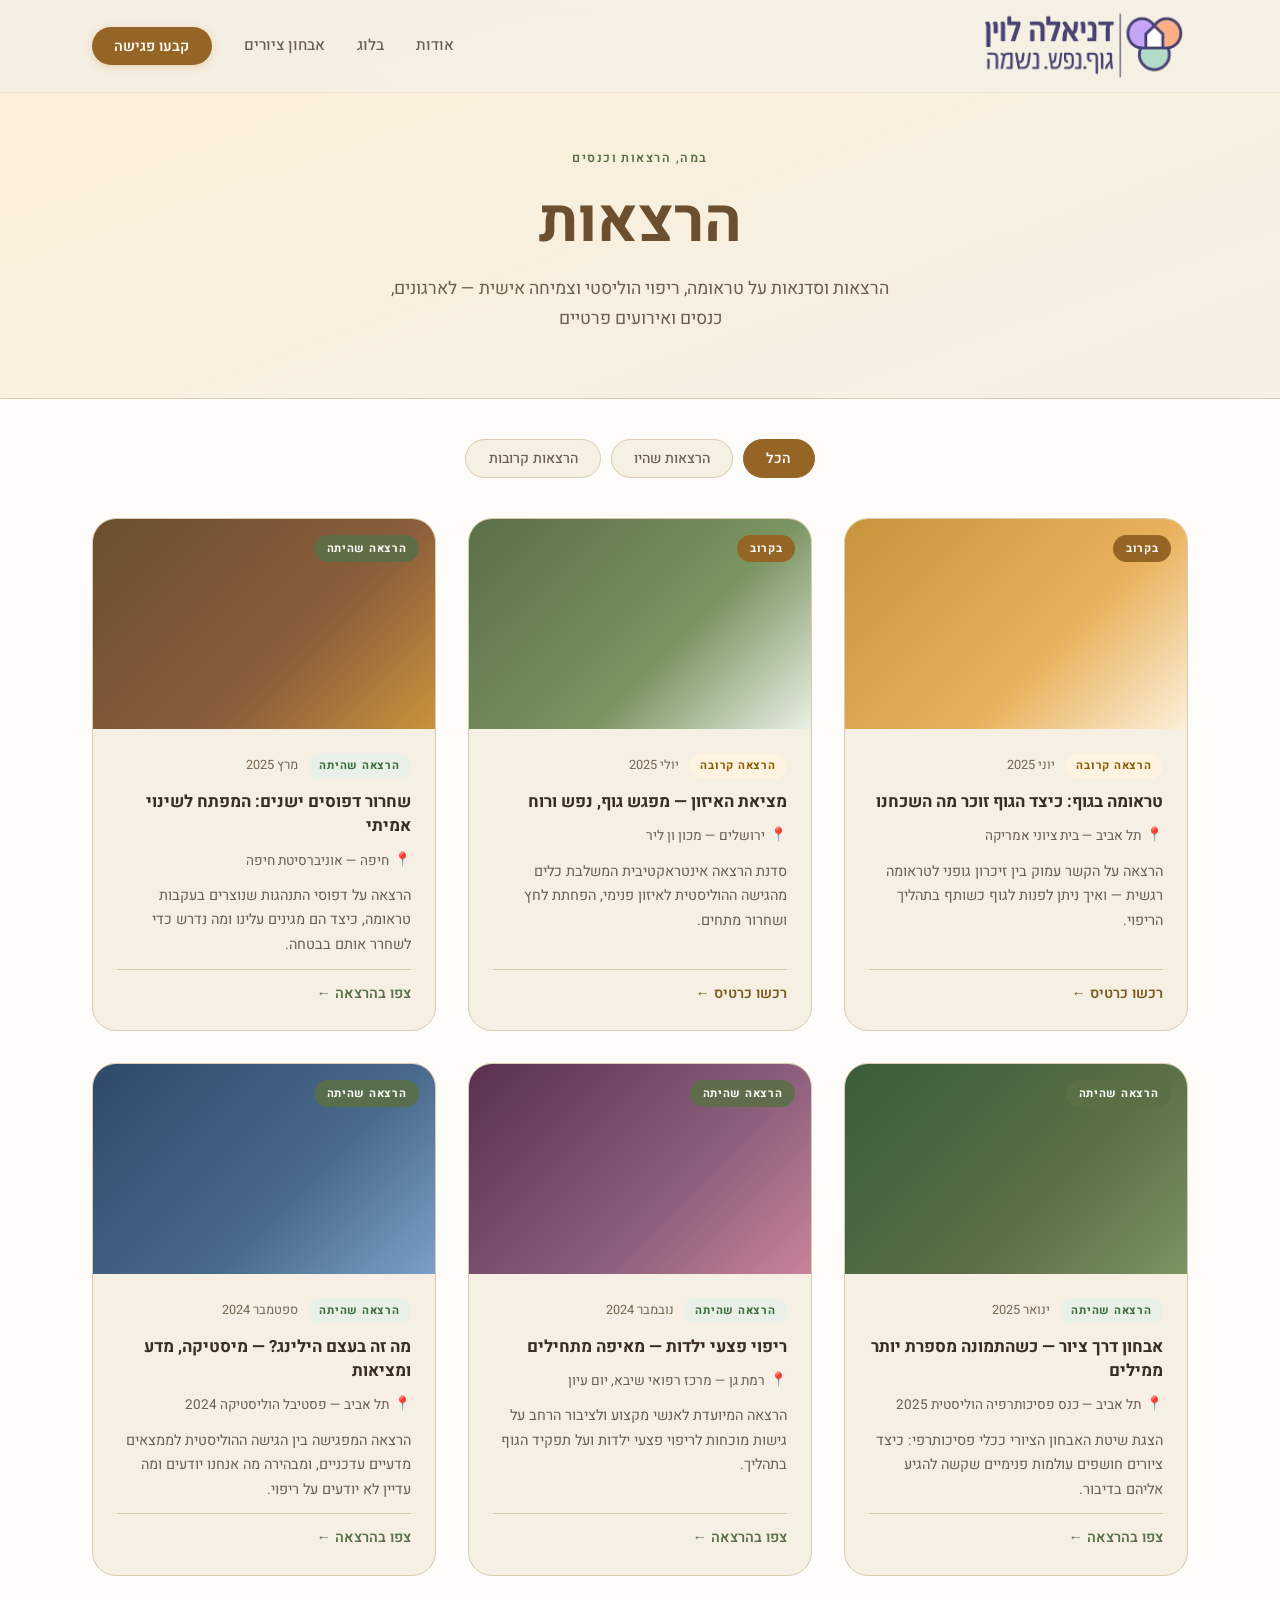
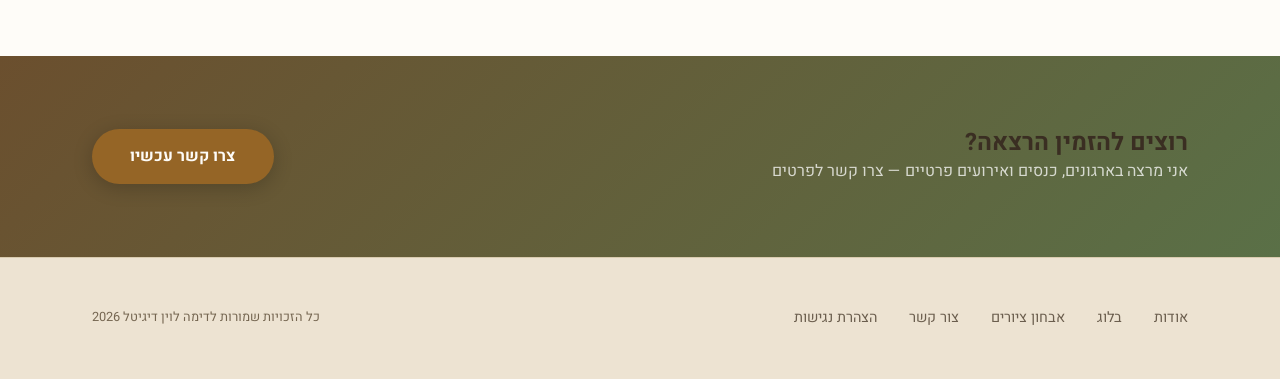
<file: lectures.html>
<!DOCTYPE html>
<html lang="he" dir="rtl">
<head>
  <script src="https://cdn.cookiehub.eu/c2/c6bd2901.js"></script>
  <script type="text/javascript">
    document.addEventListener("DOMContentLoaded", function(event) {
      var cpm = {};
      window.cookiehub.load(cpm);
    });
  </script>
  <!-- Google tag (gtag.js) -->
  <script async src="https://www.googletagmanager.com/gtag/js?id=G-4C2H4B2KD1"></script>
  <script>
    window.dataLayer = window.dataLayer || [];
    function gtag(){dataLayer.push(arguments);}
    gtag('js', new Date());
    gtag('config', 'G-4C2H4B2KD1');
  </script>
  <meta charset="UTF-8" />
  <meta name="viewport" content="width=device-width, initial-scale=1.0" />
  <link rel="icon" type="image/x-icon" href="favicon.ico" />
  <link rel="icon" type="image/png" sizes="32x32" href="favicon-32x32.png" />
  <link rel="icon" type="image/png" sizes="16x16" href="favicon-16x16.png" />
  <link rel="apple-touch-icon" sizes="180x180" href="apple-touch-icon.png" />
  <link rel="manifest" href="site.webmanifest" />
  <title>הרצאות | דניאלה דור לוין פסיכותרפיסטית הוליסטית</title>
  <link href="https://fonts.googleapis.com/css2?family=Heebo:wght@300;400;500;700&display=swap" rel="stylesheet" />
  <link rel="stylesheet" href="style.css" />
  <link rel="stylesheet" href="lectures.css" />
</head>
<body>

  <a href="#main-content" class="skip-to-content">דלג לתוכן הראשי</a>

  <!-- ===== HEADER / NAV ===== -->
  <header class="main-header" id="header">
    <div class="header-inner container">
      <a href="index.html" class="logo-link" aria-label="עמוד הבית — דניאלה דור לוין">
        <img src="images/daniella-dor-holistic-psychotherapist-logo.png" alt="דניאלה דור לוין — פסיכותרפיסטית הוליסטית" class="site-logo" />
      </a>
      <nav class="main-nav" aria-label="ניווט ראשי">
        <ul>
          <li><a href="about.html" class="nav-link">אודות</a></li>
          <li><a href="blog.html" class="nav-link">בלוג</a></li>
          <li><a href="drawing-diagnosis.html" class="nav-link">אבחון ציורים</a></li>
          <li><a href="https://wa.me/972526996689?text=%D7%94%D7%99%D7%99%20%D7%93%D7%A0%D7%99%D7%90%D7%9C%D7%94%2C%20%D7%90%D7%A9%D7%9E%D7%97%20%D7%9C%D7%A7%D7%91%D7%95%D7%A2%20%D7%A9%D7%99%D7%97%D7%94%20%D7%9C%D7%AA%D7%99%D7%90%D7%95%D7%9D%20%D7%9E%D7%95%D7%A2%D7%93%20%D7%A4%D7%92%D7%99%D7%A9%D7%94%20%D7%95%D7%94%D7%99%D7%9B%D7%A8%D7%95%D7%AA." target="_blank" rel="noopener" class="btn-cta">קבעו פגישה</a></li>
        </ul>
      </nav>
      <button class="hamburger" id="hamburger"
              aria-label="פתיחת תפריט ניווט"
              aria-expanded="false"
              aria-controls="mobileMenu">
        <span aria-hidden="true"></span>
        <span aria-hidden="true"></span>
        <span aria-hidden="true"></span>
      </button>
    </div>
    <nav class="mobile-menu" id="mobileMenu" aria-label="ניווט נייד" hidden>
      <ul>
        <li><a href="about.html">אודות</a></li>
        <li><a href="blog.html">בלוג</a></li>
        <li><a href="drawing-diagnosis.html">אבחון ציורים</a></li>
        <li><a href="https://wa.me/972526996689?text=%D7%94%D7%99%D7%99%20%D7%93%D7%A0%D7%99%D7%90%D7%9C%D7%94%2C%20%D7%90%D7%A9%D7%9E%D7%97%20%D7%9C%D7%A7%D7%91%D7%95%D7%A2%20%D7%A9%D7%99%D7%97%D7%94%20%D7%9C%D7%AA%D7%99%D7%90%D7%95%D7%9D%20%D7%9E%D7%95%D7%A2%D7%93%20%D7%A4%D7%92%D7%99%D7%A9%D7%94%20%D7%95%D7%94%D7%99%D7%9B%D7%A8%D7%95%D7%AA." target="_blank" rel="noopener" class="btn-cta-mobile">קבעו פגישה</a></li>
      </ul>
    </nav>
  </header>

  <main id="main-content">

  <!-- ===== PAGE HERO ===== -->
  <section class="page-hero" aria-labelledby="lectures-page-heading">
    <div class="container page-hero-inner">
      <span class="section-tag">במה, הרצאות וכנסים</span>
      <h1 class="page-hero-title" id="lectures-page-heading">הרצאות</h1>
      <p class="page-hero-desc">הרצאות וסדנאות על טראומה, ריפוי הוליסטי וצמיחה אישית — לארגונים, כנסים ואירועים פרטיים</p>
    </div>
  </section>

  <!-- ===== TABS ===== -->
  <section class="lectures-tabs-section" aria-label="סינון הרצאות">
    <div class="container">
      <div class="lectures-tabs" role="tablist" aria-label="סינון הרצאות לפי סוג">
        <button class="tab-btn active" data-tab="all" role="tab" id="tab-all" aria-selected="true" tabindex="0" aria-controls="lectures-tabpanel">הכל</button>
        <button class="tab-btn" data-tab="past" role="tab" id="tab-past" aria-selected="false" tabindex="-1" aria-controls="lectures-tabpanel">הרצאות שהיו</button>
        <button class="tab-btn" data-tab="upcoming" role="tab" id="tab-upcoming" aria-selected="false" tabindex="-1" aria-controls="lectures-tabpanel">הרצאות קרובות</button>
      </div>
    </div>
  </section>

  <!-- ===== LECTURES GRID ===== -->
  <section class="lectures-grid-section" id="lectures-tabpanel" role="tabpanel" aria-labelledby="tab-all" tabindex="0">
    <div class="container">
      <div class="lectures-grid">

        <!-- ── UPCOMING LECTURE 1 ── -->
        <article class="lecture-card upcoming" data-type="upcoming">
          <div class="lecture-thumb lecture-thumb--upcoming-1">
            <span class="lecture-badge upcoming-badge">בקרוב</span>
            <div class="lecture-thumb-overlay">
              <a href="#" class="btn-ticket" target="_blank" rel="noopener">
                <span aria-hidden="true">🎟</span> רכשו כרטיס
              </a>
            </div>
          </div>
          <div class="lecture-body">
            <div class="lecture-meta">
              <span class="lecture-type-tag type--upcoming">הרצאה קרובה</span>
              <span class="lecture-date">יוני 2025</span>
            </div>
            <h3 class="lecture-title">טראומה בגוף: כיצד הגוף זוכר מה השכחנו</h3>
            <p class="lecture-location">
              <span class="loc-icon" aria-hidden="true">📍</span> תל אביב — בית ציוני אמריקה
            </p>
            <p class="lecture-desc">
              הרצאה על הקשר עמוק בין זיכרון גופני לטראומה רגשית — ואיך ניתן לפנות לגוף כשותף בתהליך הריפוי.
            </p>
            <a href="#" class="btn-ticket-full" target="_blank" rel="noopener">רכשו כרטיס ←</a>
          </div>
        </article>

        <!-- ── UPCOMING LECTURE 2 ── -->
        <article class="lecture-card upcoming" data-type="upcoming">
          <div class="lecture-thumb lecture-thumb--upcoming-2">
            <span class="lecture-badge upcoming-badge">בקרוב</span>
            <div class="lecture-thumb-overlay">
              <a href="#" class="btn-ticket" target="_blank" rel="noopener">
                <span aria-hidden="true">🎟</span> רכשו כרטיס
              </a>
            </div>
          </div>
          <div class="lecture-body">
            <div class="lecture-meta">
              <span class="lecture-type-tag type--upcoming">הרצאה קרובה</span>
              <span class="lecture-date">יולי 2025</span>
            </div>
            <h3 class="lecture-title">מציאת האיזון — מפגש גוף, נפש ורוח</h3>
            <p class="lecture-location">
              <span class="loc-icon" aria-hidden="true">📍</span> ירושלים — מכון ון ליר
            </p>
            <p class="lecture-desc">
              סדנת הרצאה אינטראקטיבית המשלבת כלים מהגישה ההוליסטית לאיזון פנימי, הפחתת לחץ ושחרור מתחים.
            </p>
            <a href="#" class="btn-ticket-full" target="_blank" rel="noopener">רכשו כרטיס ←</a>
          </div>
        </article>

        <!-- ── PAST LECTURE 1 ── -->
        <article class="lecture-card past" data-type="past">
          <a href="#" class="lecture-thumb-link" target="_blank" rel="noopener" aria-label="צפו בהרצאה">
            <div class="lecture-thumb lecture-thumb--past-1">
              <span class="lecture-badge past-badge">הרצאה שהיתה</span>
              <div class="lecture-thumb-overlay">
                <span class="play-icon">&#9654;</span>
              </div>
            </div>
          </a>
          <div class="lecture-body">
            <div class="lecture-meta">
              <span class="lecture-type-tag type--past">הרצאה שהיתה</span>
              <span class="lecture-date">מרץ 2025</span>
            </div>
            <h3 class="lecture-title">שחרור דפוסים ישנים: המפתח לשינוי אמיתי</h3>
            <p class="lecture-location">
              <span class="loc-icon" aria-hidden="true">📍</span> חיפה — אוניברסיטת חיפה
            </p>
            <p class="lecture-desc">
              הרצאה על דפוסי התנהגות שנוצרים בעקבות טראומה, כיצד הם מגינים עלינו ומה נדרש כדי לשחרר אותם בבטחה.
            </p>
            <a href="#" class="btn-watch" target="_blank" rel="noopener">צפו בהרצאה ←</a>
          </div>
        </article>

        <!-- ── PAST LECTURE 2 ── -->
        <article class="lecture-card past" data-type="past">
          <a href="#" class="lecture-thumb-link" target="_blank" rel="noopener" aria-label="צפו בהרצאה">
            <div class="lecture-thumb lecture-thumb--past-2">
              <span class="lecture-badge past-badge">הרצאה שהיתה</span>
              <div class="lecture-thumb-overlay">
                <span class="play-icon">&#9654;</span>
              </div>
            </div>
          </a>
          <div class="lecture-body">
            <div class="lecture-meta">
              <span class="lecture-type-tag type--past">הרצאה שהיתה</span>
              <span class="lecture-date">ינואר 2025</span>
            </div>
            <h3 class="lecture-title">אבחון דרך ציור — כשהתמונה מספרת יותר ממילים</h3>
            <p class="lecture-location">
              <span class="loc-icon" aria-hidden="true">📍</span> תל אביב — כנס פסיכותרפיה הוליסטית 2025
            </p>
            <p class="lecture-desc">
              הצגת שיטת האבחון הציורי ככלי פסיכותרפי: כיצד ציורים חושפים עולמות פנימיים שקשה להגיע אליהם בדיבור.
            </p>
            <a href="#" class="btn-watch" target="_blank" rel="noopener">צפו בהרצאה ←</a>
          </div>
        </article>

        <!-- ── PAST LECTURE 3 ── -->
        <article class="lecture-card past" data-type="past">
          <a href="#" class="lecture-thumb-link" target="_blank" rel="noopener" aria-label="צפו בהרצאה">
            <div class="lecture-thumb lecture-thumb--past-3">
              <span class="lecture-badge past-badge">הרצאה שהיתה</span>
              <div class="lecture-thumb-overlay">
                <span class="play-icon">&#9654;</span>
              </div>
            </div>
          </a>
          <div class="lecture-body">
            <div class="lecture-meta">
              <span class="lecture-type-tag type--past">הרצאה שהיתה</span>
              <span class="lecture-date">נובמבר 2024</span>
            </div>
            <h3 class="lecture-title">ריפוי פצעי ילדות — מאיפה מתחילים</h3>
            <p class="lecture-location">
              <span class="loc-icon" aria-hidden="true">📍</span> רמת גן — מרכז רפואי שיבא, יום עיון
            </p>
            <p class="lecture-desc">
              הרצאה המיועדת לאנשי מקצוע ולציבור הרחב על גישות מוכחות לריפוי פצעי ילדות ועל תפקיד הגוף בתהליך.
            </p>
            <a href="#" class="btn-watch" target="_blank" rel="noopener">צפו בהרצאה ←</a>
          </div>
        </article>

        <!-- ── PAST LECTURE 4 ── -->
        <article class="lecture-card past" data-type="past">
          <a href="#" class="lecture-thumb-link" target="_blank" rel="noopener" aria-label="צפו בהרצאה">
            <div class="lecture-thumb lecture-thumb--past-4">
              <span class="lecture-badge past-badge">הרצאה שהיתה</span>
              <div class="lecture-thumb-overlay">
                <span class="play-icon">&#9654;</span>
              </div>
            </div>
          </a>
          <div class="lecture-body">
            <div class="lecture-meta">
              <span class="lecture-type-tag type--past">הרצאה שהיתה</span>
              <span class="lecture-date">ספטמבר 2024</span>
            </div>
            <h3 class="lecture-title">מה זה בעצם הילינג? — מיסטיקה, מדע ומציאות</h3>
            <p class="lecture-location">
              <span class="loc-icon" aria-hidden="true">📍</span> תל אביב — פסטיבל הוליסטיקה 2024
            </p>
            <p class="lecture-desc">
              הרצאה המפגישה בין הגישה ההוליסטית לממצאים מדעיים עדכניים, ומבהירה מה אנחנו יודעים ומה עדיין לא יודעים על ריפוי.
            </p>
            <a href="#" class="btn-watch" target="_blank" rel="noopener">צפו בהרצאה ←</a>
          </div>
        </article>

      </div>
    </div>
  </section>

  <!-- ===== CTA BANNER ===== -->
  <section class="cta-banner" aria-labelledby="lectures-cta-heading">
    <div class="container cta-inner">
      <div class="cta-text">
        <h2 id="lectures-cta-heading">רוצים להזמין הרצאה?</h2>
        <p>אני מרצה בארגונים, כנסים ואירועים פרטיים — צרו קשר לפרטים</p>
      </div>
      <a href="https://wa.me/972526996689?text=%D7%94%D7%99%D7%99%20%D7%93%D7%A0%D7%99%D7%90%D7%9C%D7%94%2C%20%D7%90%D7%A9%D7%9E%D7%97%20%D7%9C%D7%A9%D7%9E%D7%95%D7%A2%20%D7%A2%D7%9C%20%D7%94%D7%96%D7%9E%D7%A0%D7%AA%20%D7%94%D7%A8%D7%A6%D7%90%D7%94." target="_blank" rel="noopener" class="btn-cta-large">צרו קשר עכשיו</a>
    </div>
  </section>

  </main>

  <!-- ===== FOOTER ===== -->
  <footer class="footer">
    <div class="container footer-inner">
      <nav class="footer-nav" aria-label="ניווט תחתון">
        <a href="about.html">אודות</a>
        <a href="blog.html">בלוג</a>
        <a href="drawing-diagnosis.html">אבחון ציורים</a>
        <a href="https://wa.me/972526996689?text=%D7%94%D7%99%D7%99%20%D7%93%D7%A0%D7%99%D7%90%D7%9C%D7%94%2C%20%D7%90%D7%A9%D7%9E%D7%97%20%D7%9C%D7%A7%D7%91%D7%95%D7%A2%20%D7%A9%D7%99%D7%97%D7%94%20%D7%9C%D7%AA%D7%99%D7%90%D7%95%D7%9D%20%D7%9E%D7%95%D7%A2%D7%93%20%D7%A4%D7%92%D7%99%D7%A9%D7%94%20%D7%95%D7%94%D7%99%D7%9B%D7%A8%D7%95%D7%AA." target="_blank" rel="noopener">צור קשר</a>
        <a href="accessibility.html">הצהרת נגישות</a>
      </nav>
      <p class="footer-copy">כל הזכויות שמורות לדימה לוין דיגיטל 2026</p>
    </div>
  </footer>

  <script src="lectures.js"></script>
  <script src="analytics.js"></script>
</body>
</html>
</file>
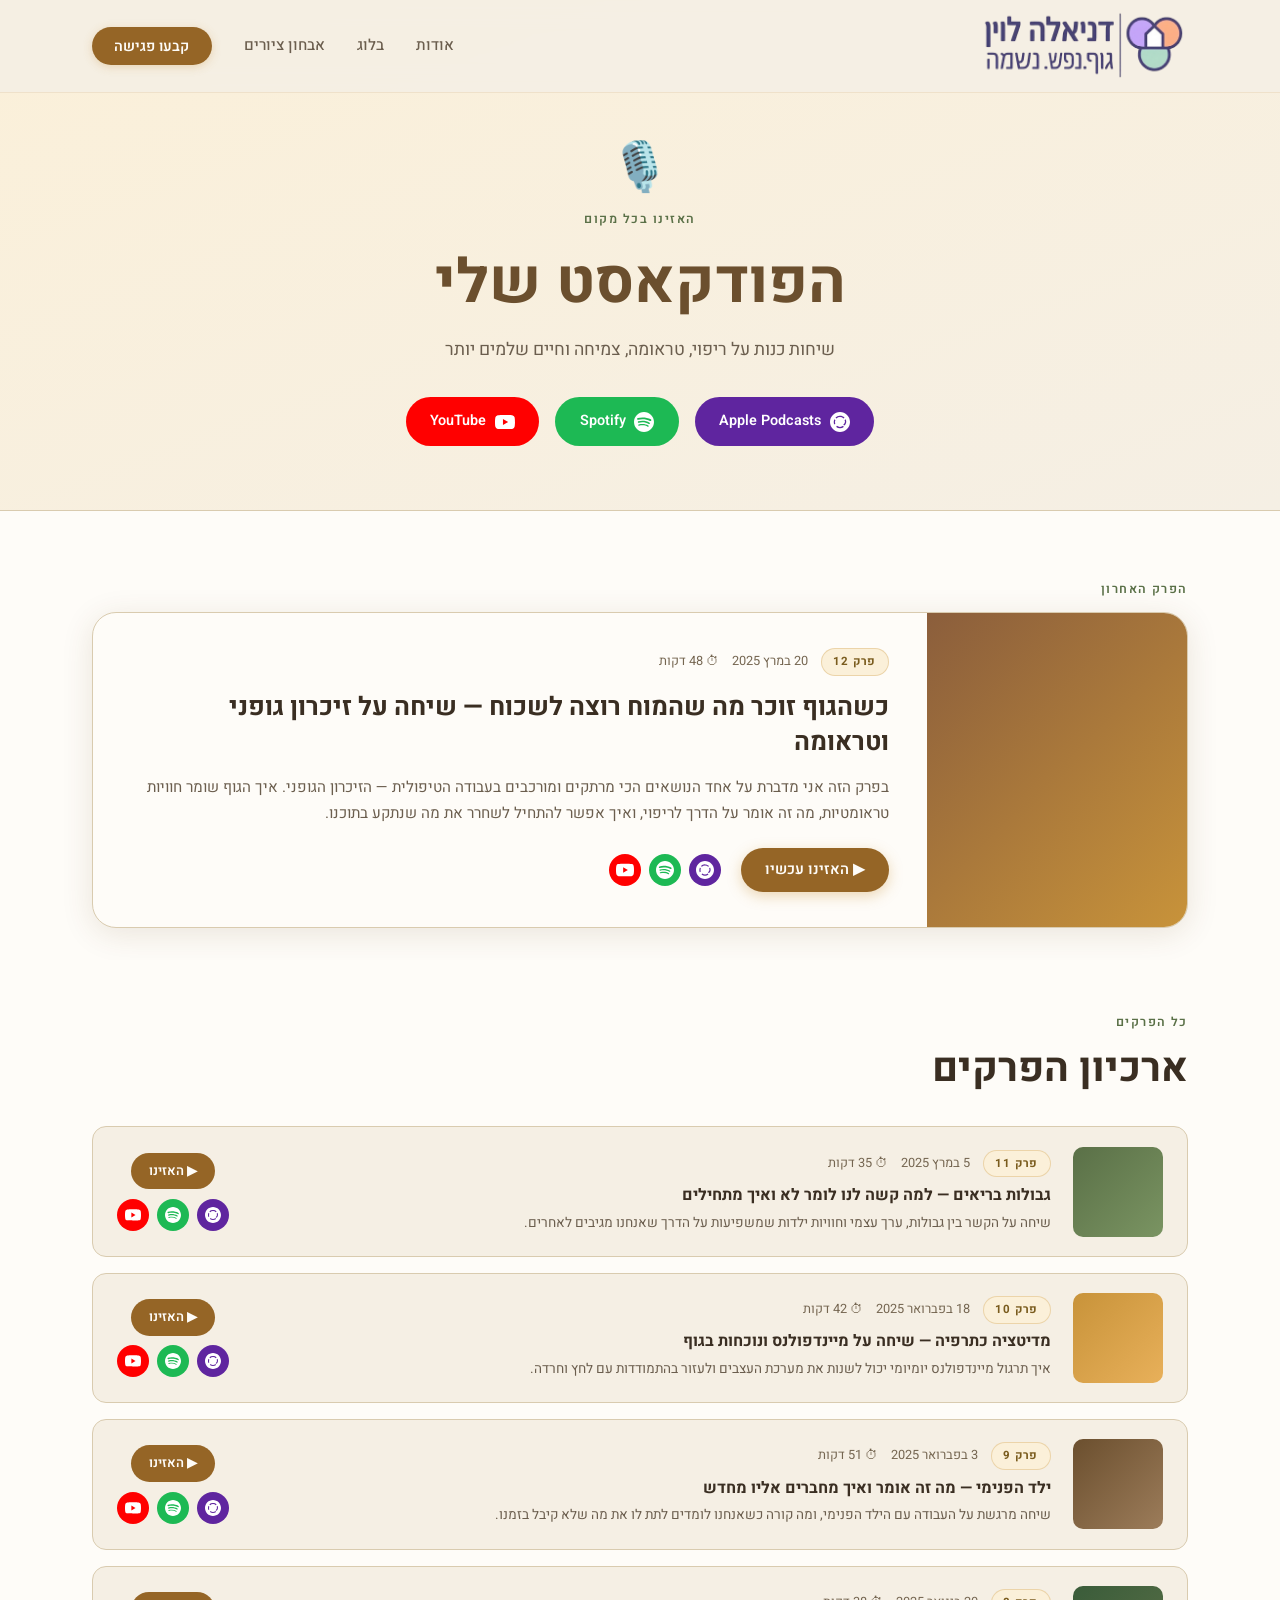
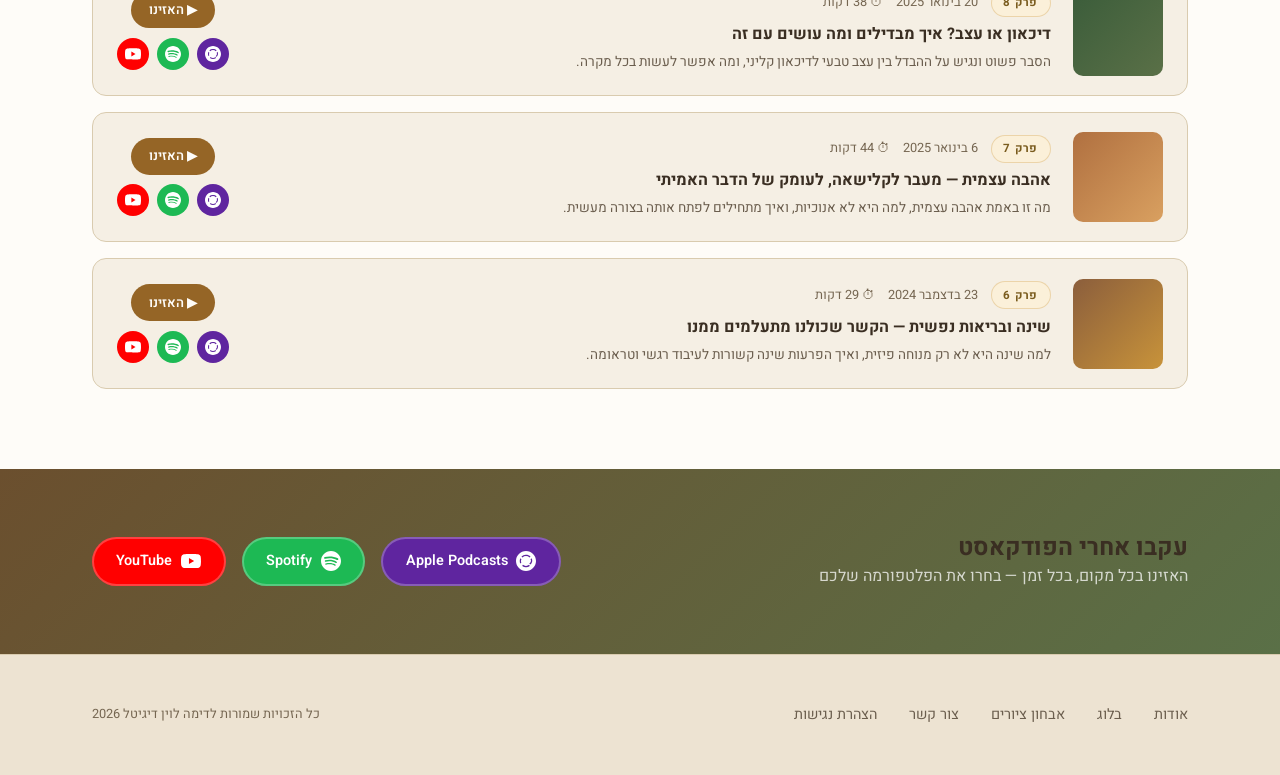
<file: podcast.html>
<!DOCTYPE html>
<html lang="he" dir="rtl">
<head>
  <script src="https://cdn.cookiehub.eu/c2/c6bd2901.js"></script>
  <script type="text/javascript">
    document.addEventListener("DOMContentLoaded", function(event) {
      var cpm = {};
      window.cookiehub.load(cpm);
    });
  </script>
  <!-- Google tag (gtag.js) -->
  <script async src="https://www.googletagmanager.com/gtag/js?id=G-4C2H4B2KD1"></script>
  <script>
    window.dataLayer = window.dataLayer || [];
    function gtag(){dataLayer.push(arguments);}
    gtag('js', new Date());
    gtag('config', 'G-4C2H4B2KD1');
  </script>
  <meta charset="UTF-8" />
  <meta name="viewport" content="width=device-width, initial-scale=1.0" />
  <link rel="icon" type="image/x-icon" href="favicon.ico" />
  <link rel="icon" type="image/png" sizes="32x32" href="favicon-32x32.png" />
  <link rel="icon" type="image/png" sizes="16x16" href="favicon-16x16.png" />
  <link rel="apple-touch-icon" sizes="180x180" href="apple-touch-icon.png" />
  <link rel="manifest" href="site.webmanifest" />
  <title>פודקאסט | דניאלה דור לוין פסיכותרפיסטית הוליסטית</title>
  <link href="https://fonts.googleapis.com/css2?family=Heebo:wght@300;400;500;700&display=swap" rel="stylesheet" />
  <link rel="stylesheet" href="style.css" />
  <link rel="stylesheet" href="podcast.css" />
</head>
<body>

  <a href="#main-content" class="skip-to-content">דלג לתוכן הראשי</a>

  <!-- ===== HEADER / NAV ===== -->
  <header class="main-header" id="header">
    <div class="header-inner container">
      <a href="index.html" class="logo-link" aria-label="עמוד הבית — דניאלה דור לוין">
        <img src="images/daniella-dor-holistic-psychotherapist-logo.png" alt="דניאלה דור לוין — פסיכותרפיסטית הוליסטית" class="site-logo" />
      </a>
      <nav class="main-nav" aria-label="ניווט ראשי">
        <ul>
          <li><a href="about.html" class="nav-link">אודות</a></li>
          <li><a href="blog.html" class="nav-link">בלוג</a></li>
          <li><a href="drawing-diagnosis.html" class="nav-link">אבחון ציורים</a></li>
          <li><a href="https://wa.me/972526996689?text=%D7%94%D7%99%D7%99%20%D7%93%D7%A0%D7%99%D7%90%D7%9C%D7%94%2C%20%D7%90%D7%A9%D7%9E%D7%97%20%D7%9C%D7%A7%D7%91%D7%95%D7%A2%20%D7%A9%D7%99%D7%97%D7%94%20%D7%9C%D7%AA%D7%99%D7%90%D7%95%D7%9D%20%D7%9E%D7%95%D7%A2%D7%93%20%D7%A4%D7%92%D7%99%D7%A9%D7%94%20%D7%95%D7%94%D7%99%D7%9B%D7%A8%D7%95%D7%AA." target="_blank" rel="noopener" class="btn-cta">קבעו פגישה</a></li>
        </ul>
      </nav>
      <button class="hamburger" id="hamburger"
              aria-label="פתיחת תפריט ניווט"
              aria-expanded="false"
              aria-controls="mobileMenu">
        <span aria-hidden="true"></span>
        <span aria-hidden="true"></span>
        <span aria-hidden="true"></span>
      </button>
    </div>
    <nav class="mobile-menu" id="mobileMenu" aria-label="ניווט נייד" hidden>
      <ul>
        <li><a href="about.html">אודות</a></li>
        <li><a href="blog.html">בלוג</a></li>
        <li><a href="drawing-diagnosis.html">אבחון ציורים</a></li>
        <li><a href="https://wa.me/972526996689?text=%D7%94%D7%99%D7%99%20%D7%93%D7%A0%D7%99%D7%90%D7%9C%D7%94%2C%20%D7%90%D7%A9%D7%9E%D7%97%20%D7%9C%D7%A7%D7%91%D7%95%D7%A2%20%D7%A9%D7%99%D7%97%D7%94%20%D7%9C%D7%AA%D7%99%D7%90%D7%95%D7%9D%20%D7%9E%D7%95%D7%A2%D7%93%20%D7%A4%D7%92%D7%99%D7%A9%D7%94%20%D7%95%D7%94%D7%99%D7%9B%D7%A8%D7%95%D7%AA." target="_blank" rel="noopener" class="btn-cta-mobile">קבעו פגישה</a></li>
      </ul>
    </nav>
  </header>

  <main id="main-content">

  <!-- ===== PAGE HERO ===== -->
  <section class="page-hero podcast-hero" aria-labelledby="podcast-page-heading">
    <div class="container page-hero-inner">
      <div class="podcast-hero-icon" aria-hidden="true">🎙️</div>
      <span class="section-tag">האזינו בכל מקום</span>
      <h1 class="page-hero-title" id="podcast-page-heading">הפודקאסט שלי</h1>
      <p class="page-hero-desc">שיחות כנות על ריפוי, טראומה, צמיחה וחיים שלמים יותר</p>
      <!-- Platform buttons in hero -->
      <div class="platform-buttons">
        <a href="#" class="platform-btn platform-btn--apple" target="_blank" rel="noopener">
          <svg viewBox="0 0 24 24" fill="currentColor" width="20" height="20"><path d="M12 0C5.373 0 0 5.373 0 12s5.373 12 12 12 12-5.373 12-12S18.627 0 12 0zm0 4.5c2.086 0 3.984.766 5.438 2.023L16.2 7.762A5.985 5.985 0 0 0 12 6a5.985 5.985 0 0 0-4.2 1.762L6.562 6.523A7.474 7.474 0 0 1 12 4.5zM4.5 12c0-1.18.275-2.296.762-3.285l1.24 1.24A5.97 5.97 0 0 0 6 12c0 .74.135 1.448.377 2.104l-1.326.884A7.46 7.46 0 0 1 4.5 12zm7.5 7.5a7.47 7.47 0 0 1-4.584-1.566l.885-1.326A5.98 5.98 0 0 0 12 18a5.98 5.98 0 0 0 3.699-1.392l.885 1.326A7.47 7.47 0 0 1 12 19.5zm1.5-7.5a1.5 1.5 0 1 1-3 0 1.5 1.5 0 0 1 3 0zm3.762 4.104l-1.326-.884A5.97 5.97 0 0 0 18 12a5.97 5.97 0 0 0-.502-2.045l1.24-1.24A7.46 7.46 0 0 1 19.5 12a7.46 7.46 0 0 1-1.051 2.988zM12 8.25a3.75 3.75 0 1 0 0 7.5 3.75 3.75 0 0 0 0-7.5z"/></svg>
          Apple Podcasts
        </a>
        <a href="#" class="platform-btn platform-btn--spotify" target="_blank" rel="noopener">
          <svg viewBox="0 0 24 24" fill="currentColor" width="20" height="20"><path d="M12 0C5.4 0 0 5.4 0 12s5.4 12 12 12 12-5.4 12-12S18.66 0 12 0zm5.521 17.34c-.24.359-.66.48-1.021.24-2.82-1.74-6.36-2.101-10.561-1.141-.418.122-.779-.179-.899-.539-.12-.421.18-.78.54-.9 4.56-1.021 8.52-.6 11.64 1.32.42.18.479.659.301 1.02zm1.44-3.3c-.301.42-.841.6-1.262.3-3.239-1.98-8.159-2.58-11.939-1.38-.479.12-1.02-.12-1.14-.6-.12-.48.12-1.021.6-1.141C9.6 9.9 15 10.561 18.72 12.84c.361.181.54.78.241 1.2zm.12-3.36C15.24 8.4 8.82 8.16 5.16 9.301c-.6.179-1.2-.181-1.38-.721-.18-.601.18-1.2.72-1.381 4.26-1.26 11.28-1.02 15.721 1.621.539.3.719 1.02.419 1.56-.299.421-1.02.599-1.559.3z"/></svg>
          Spotify
        </a>
        <a href="#" class="platform-btn platform-btn--youtube" target="_blank" rel="noopener">
          <svg viewBox="0 0 24 24" fill="currentColor" width="20" height="20"><path d="M23.498 6.186a3.016 3.016 0 0 0-2.122-2.136C19.505 3.545 12 3.545 12 3.545s-7.505 0-9.377.505A3.017 3.017 0 0 0 .502 6.186C0 8.07 0 12 0 12s0 3.93.502 5.814a3.016 3.016 0 0 0 2.122 2.136c1.871.505 9.376.505 9.376.505s7.505 0 9.377-.505a3.015 3.015 0 0 0 2.122-2.136C24 15.93 24 12 24 12s0-3.93-.502-5.814zM9.545 15.568V8.432L15.818 12l-6.273 3.568z"/></svg>
          YouTube
        </a>
      </div>
    </div>
  </section>

  <!-- ===== FEATURED EPISODE ===== -->
  <section class="featured-episode-section" aria-labelledby="featured-ep-heading">
    <div class="container">
      <span class="section-tag" id="featured-ep-heading">הפרק האחרון</span>
      <div class="featured-episode-card">
        <div class="ep-cover ep-cover--featured ep-cover--1"></div>
        <div class="ep-body">
          <div class="ep-meta">
            <span class="ep-number">פרק 12</span>
            <span class="ep-date">20 במרץ 2025</span>
            <span class="ep-duration">⏱ 48 דקות</span>
          </div>
          <h2 class="ep-title-featured">כשהגוף זוכר מה שהמוח רוצה לשכוח — שיחה על זיכרון גופני וטראומה</h2>
          <p class="ep-excerpt">
            בפרק הזה אני מדברת על אחד הנושאים הכי מרתקים ומורכבים בעבודה הטיפולית — הזיכרון הגופני.
            איך הגוף שומר חוויות טראומטיות, מה זה אומר על הדרך לריפוי, ואיך אפשר להתחיל לשחרר
            את מה שנתקע בתוכנו.
          </p>
          <div class="ep-actions">
            <a href="#" class="btn-ep-play" aria-label="האזינו לפרק — כשהגוף זוכר מה שהמוח רוצה לשכוח">▶ האזינו עכשיו</a>
            <div class="ep-platforms-inline">
              <a href="#" class="ep-platform-icon ep-platform-icon--apple" aria-label="Apple Podcasts — פתחו בAudio Podcasts" target="_blank" rel="noopener">
                <svg viewBox="0 0 24 24" fill="currentColor" width="18" height="18"><path d="M12 0C5.373 0 0 5.373 0 12s5.373 12 12 12 12-5.373 12-12S18.627 0 12 0zm0 4.5c2.086 0 3.984.766 5.438 2.023L16.2 7.762A5.985 5.985 0 0 0 12 6a5.985 5.985 0 0 0-4.2 1.762L6.562 6.523A7.474 7.474 0 0 1 12 4.5zM4.5 12c0-1.18.275-2.296.762-3.285l1.24 1.24A5.97 5.97 0 0 0 6 12c0 .74.135 1.448.377 2.104l-1.326.884A7.46 7.46 0 0 1 4.5 12zm7.5 7.5a7.47 7.47 0 0 1-4.584-1.566l.885-1.326A5.98 5.98 0 0 0 12 18a5.98 5.98 0 0 0 3.699-1.392l.885 1.326A7.47 7.47 0 0 1 12 19.5zm1.5-7.5a1.5 1.5 0 1 1-3 0 1.5 1.5 0 0 1 3 0zm3.762 4.104l-1.326-.884A5.97 5.97 0 0 0 18 12a5.97 5.97 0 0 0-.502-2.045l1.24-1.24A7.46 7.46 0 0 1 19.5 12a7.46 7.46 0 0 1-1.051 2.988zM12 8.25a3.75 3.75 0 1 0 0 7.5 3.75 3.75 0 0 0 0-7.5z"/></svg>
              </a>
              <a href="#" class="ep-platform-icon ep-platform-icon--spotify" aria-label="Spotify — פתחו ב-Spotify" target="_blank" rel="noopener">
                <svg viewBox="0 0 24 24" fill="currentColor" width="18" height="18" aria-hidden="true"><path d="M12 0C5.4 0 0 5.4 0 12s5.4 12 12 12 12-5.4 12-12S18.66 0 12 0zm5.521 17.34c-.24.359-.66.48-1.021.24-2.82-1.74-6.36-2.101-10.561-1.141-.418.122-.779-.179-.899-.539-.12-.421.18-.78.54-.9 4.56-1.021 8.52-.6 11.64 1.32.42.18.479.659.301 1.02zm1.44-3.3c-.301.42-.841.6-1.262.3-3.239-1.98-8.159-2.58-11.939-1.38-.479.12-1.02-.12-1.14-.6-.12-.48.12-1.021.6-1.141C9.6 9.9 15 10.561 18.72 12.84c.361.181.54.78.241 1.2zm.12-3.36C15.24 8.4 8.82 8.16 5.16 9.301c-.6.179-1.2-.181-1.38-.721-.18-.601.18-1.2.72-1.381 4.26-1.26 11.28-1.02 15.721 1.621.539.3.719 1.02.419 1.56-.299.421-1.02.599-1.559.3z"/></svg>
              </a>
              <a href="#" class="ep-platform-icon ep-platform-icon--youtube" aria-label="YouTube — פתחו ב-YouTube" target="_blank" rel="noopener">
                <svg viewBox="0 0 24 24" fill="currentColor" width="18" height="18" aria-hidden="true"><path d="M23.498 6.186a3.016 3.016 0 0 0-2.122-2.136C19.505 3.545 12 3.545 12 3.545s-7.505 0-9.377.505A3.017 3.017 0 0 0 .502 6.186C0 8.07 0 12 0 12s0 3.93.502 5.814a3.016 3.016 0 0 0 2.122 2.136c1.871.505 9.376.505 9.376.505s7.505 0 9.377-.505a3.015 3.015 0 0 0 2.122-2.136C24 15.93 24 12 24 12s0-3.93-.502-5.814zM9.545 15.568V8.432L15.818 12l-6.273 3.568z"/></svg>
              </a>
            </div>
          </div>
        </div>
      </div>
    </div>
  </section>

  <!-- ===== EPISODES LIST ===== -->
  <section class="episodes-section" aria-labelledby="episodes-heading">
    <div class="container">
      <span class="section-tag">כל הפרקים</span>
      <h2 class="section-title" id="episodes-heading">ארכיון הפרקים</h2>
      <div class="episodes-list">

        <!-- Episode 11 -->
        <article class="episode-card">
          <div class="ep-cover ep-cover--2"></div>
          <div class="ep-info">
            <div class="ep-meta">
              <span class="ep-number">פרק 11</span>
              <span class="ep-date">5 במרץ 2025</span>
              <span class="ep-duration"><span aria-hidden="true">⏱</span> 35 דקות</span>
            </div>
            <h3 class="ep-title">גבולות בריאים — למה קשה לנו לומר לא ואיך מתחילים</h3>
            <p class="ep-desc">שיחה על הקשר בין גבולות, ערך עצמי וחוויות ילדות שמשפיעות על הדרך שאנחנו מגיבים לאחרים.</p>
          </div>
          <div class="ep-listen">
            <a href="#" class="btn-listen" aria-label="האזינו לפרק 11 — גבולות בריאים">▶ האזינו</a>
            <div class="ep-platforms-inline">
              <a href="#" class="ep-platform-icon ep-platform-icon--apple" aria-label="Apple Podcasts — פתחו ב-Apple Podcasts" target="_blank" rel="noopener"><svg viewBox="0 0 24 24" fill="currentColor" width="16" height="16"><path d="M12 0C5.373 0 0 5.373 0 12s5.373 12 12 12 12-5.373 12-12S18.627 0 12 0zm0 4.5c2.086 0 3.984.766 5.438 2.023L16.2 7.762A5.985 5.985 0 0 0 12 6a5.985 5.985 0 0 0-4.2 1.762L6.562 6.523A7.474 7.474 0 0 1 12 4.5zM4.5 12c0-1.18.275-2.296.762-3.285l1.24 1.24A5.97 5.97 0 0 0 6 12c0 .74.135 1.448.377 2.104l-1.326.884A7.46 7.46 0 0 1 4.5 12zm7.5 7.5a7.47 7.47 0 0 1-4.584-1.566l.885-1.326A5.98 5.98 0 0 0 12 18a5.98 5.98 0 0 0 3.699-1.392l.885 1.326A7.47 7.47 0 0 1 12 19.5zm1.5-7.5a1.5 1.5 0 1 1-3 0 1.5 1.5 0 0 1 3 0zm3.762 4.104l-1.326-.884A5.97 5.97 0 0 0 18 12a5.97 5.97 0 0 0-.502-2.045l1.24-1.24A7.46 7.46 0 0 1 19.5 12a7.46 7.46 0 0 1-1.051 2.988zM12 8.25a3.75 3.75 0 1 0 0 7.5 3.75 3.75 0 0 0 0-7.5z"/></svg></a>
              <a href="#" class="ep-platform-icon ep-platform-icon--spotify" aria-label="Spotify — פתחו ב-Spotify" target="_blank" rel="noopener"><svg viewBox="0 0 24 24" fill="currentColor" width="16" height="16"><path d="M12 0C5.4 0 0 5.4 0 12s5.4 12 12 12 12-5.4 12-12S18.66 0 12 0zm5.521 17.34c-.24.359-.66.48-1.021.24-2.82-1.74-6.36-2.101-10.561-1.141-.418.122-.779-.179-.899-.539-.12-.421.18-.78.54-.9 4.56-1.021 8.52-.6 11.64 1.32.42.18.479.659.301 1.02zm1.44-3.3c-.301.42-.841.6-1.262.3-3.239-1.98-8.159-2.58-11.939-1.38-.479.12-1.02-.12-1.14-.6-.12-.48.12-1.021.6-1.141C9.6 9.9 15 10.561 18.72 12.84c.361.181.54.78.241 1.2zm.12-3.36C15.24 8.4 8.82 8.16 5.16 9.301c-.6.179-1.2-.181-1.38-.721-.18-.601.18-1.2.72-1.381 4.26-1.26 11.28-1.02 15.721 1.621.539.3.719 1.02.419 1.56-.299.421-1.02.599-1.559.3z"/></svg></a>
              <a href="#" class="ep-platform-icon ep-platform-icon--youtube" aria-label="YouTube — פתחו ב-YouTube" target="_blank" rel="noopener"><svg viewBox="0 0 24 24" fill="currentColor" width="16" height="16"><path d="M23.498 6.186a3.016 3.016 0 0 0-2.122-2.136C19.505 3.545 12 3.545 12 3.545s-7.505 0-9.377.505A3.017 3.017 0 0 0 .502 6.186C0 8.07 0 12 0 12s0 3.93.502 5.814a3.016 3.016 0 0 0 2.122 2.136c1.871.505 9.376.505 9.376.505s7.505 0 9.377-.505a3.015 3.015 0 0 0 2.122-2.136C24 15.93 24 12 24 12s0-3.93-.502-5.814zM9.545 15.568V8.432L15.818 12l-6.273 3.568z"/></svg></a>
            </div>
          </div>
        </article>

        <!-- Episode 10 -->
        <article class="episode-card">
          <div class="ep-cover ep-cover--3"></div>
          <div class="ep-info">
            <div class="ep-meta">
              <span class="ep-number">פרק 10</span>
              <span class="ep-date">18 בפברואר 2025</span>
              <span class="ep-duration"><span aria-hidden="true">⏱</span> 42 דקות</span>
            </div>
            <h3 class="ep-title">מדיטציה כתרפיה — שיחה על מיינדפולנס ונוכחות בגוף</h3>
            <p class="ep-desc">איך תרגול מיינדפולנס יומיומי יכול לשנות את מערכת העצבים ולעזור בהתמודדות עם לחץ וחרדה.</p>
          </div>
          <div class="ep-listen">
            <a href="#" class="btn-listen" aria-label="האזינו לפרק 10 — מדיטציה כתרפיה">▶ האזינו</a>
            <div class="ep-platforms-inline">
              <a href="#" class="ep-platform-icon ep-platform-icon--apple" aria-label="Apple Podcasts — פתחו ב-Apple Podcasts" target="_blank" rel="noopener"><svg viewBox="0 0 24 24" fill="currentColor" width="16" height="16"><path d="M12 0C5.373 0 0 5.373 0 12s5.373 12 12 12 12-5.373 12-12S18.627 0 12 0zm0 4.5c2.086 0 3.984.766 5.438 2.023L16.2 7.762A5.985 5.985 0 0 0 12 6a5.985 5.985 0 0 0-4.2 1.762L6.562 6.523A7.474 7.474 0 0 1 12 4.5zM4.5 12c0-1.18.275-2.296.762-3.285l1.24 1.24A5.97 5.97 0 0 0 6 12c0 .74.135 1.448.377 2.104l-1.326.884A7.46 7.46 0 0 1 4.5 12zm7.5 7.5a7.47 7.47 0 0 1-4.584-1.566l.885-1.326A5.98 5.98 0 0 0 12 18a5.98 5.98 0 0 0 3.699-1.392l.885 1.326A7.47 7.47 0 0 1 12 19.5zm1.5-7.5a1.5 1.5 0 1 1-3 0 1.5 1.5 0 0 1 3 0zm3.762 4.104l-1.326-.884A5.97 5.97 0 0 0 18 12a5.97 5.97 0 0 0-.502-2.045l1.24-1.24A7.46 7.46 0 0 1 19.5 12a7.46 7.46 0 0 1-1.051 2.988zM12 8.25a3.75 3.75 0 1 0 0 7.5 3.75 3.75 0 0 0 0-7.5z"/></svg></a>
              <a href="#" class="ep-platform-icon ep-platform-icon--spotify" aria-label="Spotify — פתחו ב-Spotify" target="_blank" rel="noopener"><svg viewBox="0 0 24 24" fill="currentColor" width="16" height="16"><path d="M12 0C5.4 0 0 5.4 0 12s5.4 12 12 12 12-5.4 12-12S18.66 0 12 0zm5.521 17.34c-.24.359-.66.48-1.021.24-2.82-1.74-6.36-2.101-10.561-1.141-.418.122-.779-.179-.899-.539-.12-.421.18-.78.54-.9 4.56-1.021 8.52-.6 11.64 1.32.42.18.479.659.301 1.02zm1.44-3.3c-.301.42-.841.6-1.262.3-3.239-1.98-8.159-2.58-11.939-1.38-.479.12-1.02-.12-1.14-.6-.12-.48.12-1.021.6-1.141C9.6 9.9 15 10.561 18.72 12.84c.361.181.54.78.241 1.2zm.12-3.36C15.24 8.4 8.82 8.16 5.16 9.301c-.6.179-1.2-.181-1.38-.721-.18-.601.18-1.2.72-1.381 4.26-1.26 11.28-1.02 15.721 1.621.539.3.719 1.02.419 1.56-.299.421-1.02.599-1.559.3z"/></svg></a>
              <a href="#" class="ep-platform-icon ep-platform-icon--youtube" aria-label="YouTube — פתחו ב-YouTube" target="_blank" rel="noopener"><svg viewBox="0 0 24 24" fill="currentColor" width="16" height="16"><path d="M23.498 6.186a3.016 3.016 0 0 0-2.122-2.136C19.505 3.545 12 3.545 12 3.545s-7.505 0-9.377.505A3.017 3.017 0 0 0 .502 6.186C0 8.07 0 12 0 12s0 3.93.502 5.814a3.016 3.016 0 0 0 2.122 2.136c1.871.505 9.376.505 9.376.505s7.505 0 9.377-.505a3.015 3.015 0 0 0 2.122-2.136C24 15.93 24 12 24 12s0-3.93-.502-5.814zM9.545 15.568V8.432L15.818 12l-6.273 3.568z"/></svg></a>
            </div>
          </div>
        </article>

        <!-- Episode 9 -->
        <article class="episode-card">
          <div class="ep-cover ep-cover--4"></div>
          <div class="ep-info">
            <div class="ep-meta">
              <span class="ep-number">פרק 9</span>
              <span class="ep-date">3 בפברואר 2025</span>
              <span class="ep-duration"><span aria-hidden="true">⏱</span> 51 דקות</span>
            </div>
            <h3 class="ep-title">ילד הפנימי — מה זה אומר ואיך מחברים אליו מחדש</h3>
            <p class="ep-desc">שיחה מרגשת על העבודה עם הילד הפנימי, ומה קורה כשאנחנו לומדים לתת לו את מה שלא קיבל בזמנו.</p>
          </div>
          <div class="ep-listen">
            <a href="#" class="btn-listen" aria-label="האזינו לפרק 9 — ילד הפנימי">▶ האזינו</a>
            <div class="ep-platforms-inline">
              <a href="#" class="ep-platform-icon ep-platform-icon--apple" aria-label="Apple Podcasts — פתחו ב-Apple Podcasts" target="_blank" rel="noopener"><svg viewBox="0 0 24 24" fill="currentColor" width="16" height="16"><path d="M12 0C5.373 0 0 5.373 0 12s5.373 12 12 12 12-5.373 12-12S18.627 0 12 0zm0 4.5c2.086 0 3.984.766 5.438 2.023L16.2 7.762A5.985 5.985 0 0 0 12 6a5.985 5.985 0 0 0-4.2 1.762L6.562 6.523A7.474 7.474 0 0 1 12 4.5zM4.5 12c0-1.18.275-2.296.762-3.285l1.24 1.24A5.97 5.97 0 0 0 6 12c0 .74.135 1.448.377 2.104l-1.326.884A7.46 7.46 0 0 1 4.5 12zm7.5 7.5a7.47 7.47 0 0 1-4.584-1.566l.885-1.326A5.98 5.98 0 0 0 12 18a5.98 5.98 0 0 0 3.699-1.392l.885 1.326A7.47 7.47 0 0 1 12 19.5zm1.5-7.5a1.5 1.5 0 1 1-3 0 1.5 1.5 0 0 1 3 0zm3.762 4.104l-1.326-.884A5.97 5.97 0 0 0 18 12a5.97 5.97 0 0 0-.502-2.045l1.24-1.24A7.46 7.46 0 0 1 19.5 12a7.46 7.46 0 0 1-1.051 2.988zM12 8.25a3.75 3.75 0 1 0 0 7.5 3.75 3.75 0 0 0 0-7.5z"/></svg></a>
              <a href="#" class="ep-platform-icon ep-platform-icon--spotify" aria-label="Spotify — פתחו ב-Spotify" target="_blank" rel="noopener"><svg viewBox="0 0 24 24" fill="currentColor" width="16" height="16"><path d="M12 0C5.4 0 0 5.4 0 12s5.4 12 12 12 12-5.4 12-12S18.66 0 12 0zm5.521 17.34c-.24.359-.66.48-1.021.24-2.82-1.74-6.36-2.101-10.561-1.141-.418.122-.779-.179-.899-.539-.12-.421.18-.78.54-.9 4.56-1.021 8.52-.6 11.64 1.32.42.18.479.659.301 1.02zm1.44-3.3c-.301.42-.841.6-1.262.3-3.239-1.98-8.159-2.58-11.939-1.38-.479.12-1.02-.12-1.14-.6-.12-.48.12-1.021.6-1.141C9.6 9.9 15 10.561 18.72 12.84c.361.181.54.78.241 1.2zm.12-3.36C15.24 8.4 8.82 8.16 5.16 9.301c-.6.179-1.2-.181-1.38-.721-.18-.601.18-1.2.72-1.381 4.26-1.26 11.28-1.02 15.721 1.621.539.3.719 1.02.419 1.56-.299.421-1.02.599-1.559.3z"/></svg></a>
              <a href="#" class="ep-platform-icon ep-platform-icon--youtube" aria-label="YouTube — פתחו ב-YouTube" target="_blank" rel="noopener"><svg viewBox="0 0 24 24" fill="currentColor" width="16" height="16"><path d="M23.498 6.186a3.016 3.016 0 0 0-2.122-2.136C19.505 3.545 12 3.545 12 3.545s-7.505 0-9.377.505A3.017 3.017 0 0 0 .502 6.186C0 8.07 0 12 0 12s0 3.93.502 5.814a3.016 3.016 0 0 0 2.122 2.136c1.871.505 9.376.505 9.376.505s7.505 0 9.377-.505a3.015 3.015 0 0 0 2.122-2.136C24 15.93 24 12 24 12s0-3.93-.502-5.814zM9.545 15.568V8.432L15.818 12l-6.273 3.568z"/></svg></a>
            </div>
          </div>
        </article>

        <!-- Episode 8 -->
        <article class="episode-card">
          <div class="ep-cover ep-cover--5"></div>
          <div class="ep-info">
            <div class="ep-meta">
              <span class="ep-number">פרק 8</span>
              <span class="ep-date">20 בינואר 2025</span>
              <span class="ep-duration"><span aria-hidden="true">⏱</span> 38 דקות</span>
            </div>
            <h3 class="ep-title">דיכאון או עצב? איך מבדילים ומה עושים עם זה</h3>
            <p class="ep-desc">הסבר פשוט ונגיש על ההבדל בין עצב טבעי לדיכאון קליני, ומה אפשר לעשות בכל מקרה.</p>
          </div>
          <div class="ep-listen">
            <a href="#" class="btn-listen" aria-label="האזינו לפרק 8 — דיכאון או עצב">▶ האזינו</a>
            <div class="ep-platforms-inline">
              <a href="#" class="ep-platform-icon ep-platform-icon--apple" aria-label="Apple Podcasts — פתחו ב-Apple Podcasts" target="_blank" rel="noopener"><svg viewBox="0 0 24 24" fill="currentColor" width="16" height="16"><path d="M12 0C5.373 0 0 5.373 0 12s5.373 12 12 12 12-5.373 12-12S18.627 0 12 0zm0 4.5c2.086 0 3.984.766 5.438 2.023L16.2 7.762A5.985 5.985 0 0 0 12 6a5.985 5.985 0 0 0-4.2 1.762L6.562 6.523A7.474 7.474 0 0 1 12 4.5zM4.5 12c0-1.18.275-2.296.762-3.285l1.24 1.24A5.97 5.97 0 0 0 6 12c0 .74.135 1.448.377 2.104l-1.326.884A7.46 7.46 0 0 1 4.5 12zm7.5 7.5a7.47 7.47 0 0 1-4.584-1.566l.885-1.326A5.98 5.98 0 0 0 12 18a5.98 5.98 0 0 0 3.699-1.392l.885 1.326A7.47 7.47 0 0 1 12 19.5zm1.5-7.5a1.5 1.5 0 1 1-3 0 1.5 1.5 0 0 1 3 0zm3.762 4.104l-1.326-.884A5.97 5.97 0 0 0 18 12a5.97 5.97 0 0 0-.502-2.045l1.24-1.24A7.46 7.46 0 0 1 19.5 12a7.46 7.46 0 0 1-1.051 2.988zM12 8.25a3.75 3.75 0 1 0 0 7.5 3.75 3.75 0 0 0 0-7.5z"/></svg></a>
              <a href="#" class="ep-platform-icon ep-platform-icon--spotify" aria-label="Spotify — פתחו ב-Spotify" target="_blank" rel="noopener"><svg viewBox="0 0 24 24" fill="currentColor" width="16" height="16"><path d="M12 0C5.4 0 0 5.4 0 12s5.4 12 12 12 12-5.4 12-12S18.66 0 12 0zm5.521 17.34c-.24.359-.66.48-1.021.24-2.82-1.74-6.36-2.101-10.561-1.141-.418.122-.779-.179-.899-.539-.12-.421.18-.78.54-.9 4.56-1.021 8.52-.6 11.64 1.32.42.18.479.659.301 1.02zm1.44-3.3c-.301.42-.841.6-1.262.3-3.239-1.98-8.159-2.58-11.939-1.38-.479.12-1.02-.12-1.14-.6-.12-.48.12-1.021.6-1.141C9.6 9.9 15 10.561 18.72 12.84c.361.181.54.78.241 1.2zm.12-3.36C15.24 8.4 8.82 8.16 5.16 9.301c-.6.179-1.2-.181-1.38-.721-.18-.601.18-1.2.72-1.381 4.26-1.26 11.28-1.02 15.721 1.621.539.3.719 1.02.419 1.56-.299.421-1.02.599-1.559.3z"/></svg></a>
              <a href="#" class="ep-platform-icon ep-platform-icon--youtube" aria-label="YouTube — פתחו ב-YouTube" target="_blank" rel="noopener"><svg viewBox="0 0 24 24" fill="currentColor" width="16" height="16"><path d="M23.498 6.186a3.016 3.016 0 0 0-2.122-2.136C19.505 3.545 12 3.545 12 3.545s-7.505 0-9.377.505A3.017 3.017 0 0 0 .502 6.186C0 8.07 0 12 0 12s0 3.93.502 5.814a3.016 3.016 0 0 0 2.122 2.136c1.871.505 9.376.505 9.376.505s7.505 0 9.377-.505a3.015 3.015 0 0 0 2.122-2.136C24 15.93 24 12 24 12s0-3.93-.502-5.814zM9.545 15.568V8.432L15.818 12l-6.273 3.568z"/></svg></a>
            </div>
          </div>
        </article>

        <!-- Episode 7 -->
        <article class="episode-card">
          <div class="ep-cover ep-cover--6"></div>
          <div class="ep-info">
            <div class="ep-meta">
              <span class="ep-number">פרק 7</span>
              <span class="ep-date">6 בינואר 2025</span>
              <span class="ep-duration"><span aria-hidden="true">⏱</span> 44 דקות</span>
            </div>
            <h3 class="ep-title">אהבה עצמית — מעבר לקלישאה, לעומק של הדבר האמיתי</h3>
            <p class="ep-desc">מה זו באמת אהבה עצמית, למה היא לא אנוכיות, ואיך מתחילים לפתח אותה בצורה מעשית.</p>
          </div>
          <div class="ep-listen">
            <a href="#" class="btn-listen" aria-label="האזינו לפרק 7 — אהבה עצמית">▶ האזינו</a>
            <div class="ep-platforms-inline">
              <a href="#" class="ep-platform-icon ep-platform-icon--apple" aria-label="Apple Podcasts — פתחו ב-Apple Podcasts" target="_blank" rel="noopener"><svg viewBox="0 0 24 24" fill="currentColor" width="16" height="16"><path d="M12 0C5.373 0 0 5.373 0 12s5.373 12 12 12 12-5.373 12-12S18.627 0 12 0zm0 4.5c2.086 0 3.984.766 5.438 2.023L16.2 7.762A5.985 5.985 0 0 0 12 6a5.985 5.985 0 0 0-4.2 1.762L6.562 6.523A7.474 7.474 0 0 1 12 4.5zM4.5 12c0-1.18.275-2.296.762-3.285l1.24 1.24A5.97 5.97 0 0 0 6 12c0 .74.135 1.448.377 2.104l-1.326.884A7.46 7.46 0 0 1 4.5 12zm7.5 7.5a7.47 7.47 0 0 1-4.584-1.566l.885-1.326A5.98 5.98 0 0 0 12 18a5.98 5.98 0 0 0 3.699-1.392l.885 1.326A7.47 7.47 0 0 1 12 19.5zm1.5-7.5a1.5 1.5 0 1 1-3 0 1.5 1.5 0 0 1 3 0zm3.762 4.104l-1.326-.884A5.97 5.97 0 0 0 18 12a5.97 5.97 0 0 0-.502-2.045l1.24-1.24A7.46 7.46 0 0 1 19.5 12a7.46 7.46 0 0 1-1.051 2.988zM12 8.25a3.75 3.75 0 1 0 0 7.5 3.75 3.75 0 0 0 0-7.5z"/></svg></a>
              <a href="#" class="ep-platform-icon ep-platform-icon--spotify" aria-label="Spotify — פתחו ב-Spotify" target="_blank" rel="noopener"><svg viewBox="0 0 24 24" fill="currentColor" width="16" height="16"><path d="M12 0C5.4 0 0 5.4 0 12s5.4 12 12 12 12-5.4 12-12S18.66 0 12 0zm5.521 17.34c-.24.359-.66.48-1.021.24-2.82-1.74-6.36-2.101-10.561-1.141-.418.122-.779-.179-.899-.539-.12-.421.18-.78.54-.9 4.56-1.021 8.52-.6 11.64 1.32.42.18.479.659.301 1.02zm1.44-3.3c-.301.42-.841.6-1.262.3-3.239-1.98-8.159-2.58-11.939-1.38-.479.12-1.02-.12-1.14-.6-.12-.48.12-1.021.6-1.141C9.6 9.9 15 10.561 18.72 12.84c.361.181.54.78.241 1.2zm.12-3.36C15.24 8.4 8.82 8.16 5.16 9.301c-.6.179-1.2-.181-1.38-.721-.18-.601.18-1.2.72-1.381 4.26-1.26 11.28-1.02 15.721 1.621.539.3.719 1.02.419 1.56-.299.421-1.02.599-1.559.3z"/></svg></a>
              <a href="#" class="ep-platform-icon ep-platform-icon--youtube" aria-label="YouTube — פתחו ב-YouTube" target="_blank" rel="noopener"><svg viewBox="0 0 24 24" fill="currentColor" width="16" height="16"><path d="M23.498 6.186a3.016 3.016 0 0 0-2.122-2.136C19.505 3.545 12 3.545 12 3.545s-7.505 0-9.377.505A3.017 3.017 0 0 0 .502 6.186C0 8.07 0 12 0 12s0 3.93.502 5.814a3.016 3.016 0 0 0 2.122 2.136c1.871.505 9.376.505 9.376.505s7.505 0 9.377-.505a3.015 3.015 0 0 0 2.122-2.136C24 15.93 24 12 24 12s0-3.93-.502-5.814zM9.545 15.568V8.432L15.818 12l-6.273 3.568z"/></svg></a>
            </div>
          </div>
        </article>

        <!-- Episode 6 -->
        <article class="episode-card">
          <div class="ep-cover ep-cover--1"></div>
          <div class="ep-info">
            <div class="ep-meta">
              <span class="ep-number">פרק 6</span>
              <span class="ep-date">23 בדצמבר 2024</span>
              <span class="ep-duration"><span aria-hidden="true">⏱</span> 29 דקות</span>
            </div>
            <h3 class="ep-title">שינה ובריאות נפשית — הקשר שכולנו מתעלמים ממנו</h3>
            <p class="ep-desc">למה שינה היא לא רק מנוחה פיזית, ואיך הפרעות שינה קשורות לעיבוד רגשי וטראומה.</p>
          </div>
          <div class="ep-listen">
            <a href="#" class="btn-listen" aria-label="האזינו לפרק 6 — שינה ובריאות נפשית">▶ האזינו</a>
            <div class="ep-platforms-inline">
              <a href="#" class="ep-platform-icon ep-platform-icon--apple" aria-label="Apple Podcasts — פתחו ב-Apple Podcasts" target="_blank" rel="noopener"><svg viewBox="0 0 24 24" fill="currentColor" width="16" height="16"><path d="M12 0C5.373 0 0 5.373 0 12s5.373 12 12 12 12-5.373 12-12S18.627 0 12 0zm0 4.5c2.086 0 3.984.766 5.438 2.023L16.2 7.762A5.985 5.985 0 0 0 12 6a5.985 5.985 0 0 0-4.2 1.762L6.562 6.523A7.474 7.474 0 0 1 12 4.5zM4.5 12c0-1.18.275-2.296.762-3.285l1.24 1.24A5.97 5.97 0 0 0 6 12c0 .74.135 1.448.377 2.104l-1.326.884A7.46 7.46 0 0 1 4.5 12zm7.5 7.5a7.47 7.47 0 0 1-4.584-1.566l.885-1.326A5.98 5.98 0 0 0 12 18a5.98 5.98 0 0 0 3.699-1.392l.885 1.326A7.47 7.47 0 0 1 12 19.5zm1.5-7.5a1.5 1.5 0 1 1-3 0 1.5 1.5 0 0 1 3 0zm3.762 4.104l-1.326-.884A5.97 5.97 0 0 0 18 12a5.97 5.97 0 0 0-.502-2.045l1.24-1.24A7.46 7.46 0 0 1 19.5 12a7.46 7.46 0 0 1-1.051 2.988zM12 8.25a3.75 3.75 0 1 0 0 7.5 3.75 3.75 0 0 0 0-7.5z"/></svg></a>
              <a href="#" class="ep-platform-icon ep-platform-icon--spotify" aria-label="Spotify — פתחו ב-Spotify" target="_blank" rel="noopener"><svg viewBox="0 0 24 24" fill="currentColor" width="16" height="16"><path d="M12 0C5.4 0 0 5.4 0 12s5.4 12 12 12 12-5.4 12-12S18.66 0 12 0zm5.521 17.34c-.24.359-.66.48-1.021.24-2.82-1.74-6.36-2.101-10.561-1.141-.418.122-.779-.179-.899-.539-.12-.421.18-.78.54-.9 4.56-1.021 8.52-.6 11.64 1.32.42.18.479.659.301 1.02zm1.44-3.3c-.301.42-.841.6-1.262.3-3.239-1.98-8.159-2.58-11.939-1.38-.479.12-1.02-.12-1.14-.6-.12-.48.12-1.021.6-1.141C9.6 9.9 15 10.561 18.72 12.84c.361.181.54.78.241 1.2zm.12-3.36C15.24 8.4 8.82 8.16 5.16 9.301c-.6.179-1.2-.181-1.38-.721-.18-.601.18-1.2.72-1.381 4.26-1.26 11.28-1.02 15.721 1.621.539.3.719 1.02.419 1.56-.299.421-1.02.599-1.559.3z"/></svg></a>
              <a href="#" class="ep-platform-icon ep-platform-icon--youtube" aria-label="YouTube — פתחו ב-YouTube" target="_blank" rel="noopener"><svg viewBox="0 0 24 24" fill="currentColor" width="16" height="16"><path d="M23.498 6.186a3.016 3.016 0 0 0-2.122-2.136C19.505 3.545 12 3.545 12 3.545s-7.505 0-9.377.505A3.017 3.017 0 0 0 .502 6.186C0 8.07 0 12 0 12s0 3.93.502 5.814a3.016 3.016 0 0 0 2.122 2.136c1.871.505 9.376.505 9.376.505s7.505 0 9.377-.505a3.015 3.015 0 0 0 2.122-2.136C24 15.93 24 12 24 12s0-3.93-.502-5.814zM9.545 15.568V8.432L15.818 12l-6.273 3.568z"/></svg></a>
            </div>
          </div>
        </article>

      </div>
    </div>
  </section>

  <!-- ===== CTA BANNER — PLATFORMS ===== -->
  <section class="podcast-cta-banner" aria-labelledby="podcast-cta-heading">
    <div class="container podcast-cta-inner">
      <div class="cta-text">
        <h2 id="podcast-cta-heading">עקבו אחרי הפודקאסט</h2>
        <p>האזינו בכל מקום, בכל זמן — בחרו את הפלטפורמה שלכם</p>
      </div>
      <div class="platform-buttons platform-buttons--cta">
        <a href="#" class="platform-btn platform-btn--apple" target="_blank" rel="noopener">
          <svg viewBox="0 0 24 24" fill="currentColor" width="20" height="20"><path d="M12 0C5.373 0 0 5.373 0 12s5.373 12 12 12 12-5.373 12-12S18.627 0 12 0zm0 4.5c2.086 0 3.984.766 5.438 2.023L16.2 7.762A5.985 5.985 0 0 0 12 6a5.985 5.985 0 0 0-4.2 1.762L6.562 6.523A7.474 7.474 0 0 1 12 4.5zM4.5 12c0-1.18.275-2.296.762-3.285l1.24 1.24A5.97 5.97 0 0 0 6 12c0 .74.135 1.448.377 2.104l-1.326.884A7.46 7.46 0 0 1 4.5 12zm7.5 7.5a7.47 7.47 0 0 1-4.584-1.566l.885-1.326A5.98 5.98 0 0 0 12 18a5.98 5.98 0 0 0 3.699-1.392l.885 1.326A7.47 7.47 0 0 1 12 19.5zm1.5-7.5a1.5 1.5 0 1 1-3 0 1.5 1.5 0 0 1 3 0zm3.762 4.104l-1.326-.884A5.97 5.97 0 0 0 18 12a5.97 5.97 0 0 0-.502-2.045l1.24-1.24A7.46 7.46 0 0 1 19.5 12a7.46 7.46 0 0 1-1.051 2.988zM12 8.25a3.75 3.75 0 1 0 0 7.5 3.75 3.75 0 0 0 0-7.5z"/></svg>
          Apple Podcasts
        </a>
        <a href="#" class="platform-btn platform-btn--spotify" target="_blank" rel="noopener">
          <svg viewBox="0 0 24 24" fill="currentColor" width="20" height="20"><path d="M12 0C5.4 0 0 5.4 0 12s5.4 12 12 12 12-5.4 12-12S18.66 0 12 0zm5.521 17.34c-.24.359-.66.48-1.021.24-2.82-1.74-6.36-2.101-10.561-1.141-.418.122-.779-.179-.899-.539-.12-.421.18-.78.54-.9 4.56-1.021 8.52-.6 11.64 1.32.42.18.479.659.301 1.02zm1.44-3.3c-.301.42-.841.6-1.262.3-3.239-1.98-8.159-2.58-11.939-1.38-.479.12-1.02-.12-1.14-.6-.12-.48.12-1.021.6-1.141C9.6 9.9 15 10.561 18.72 12.84c.361.181.54.78.241 1.2zm.12-3.36C15.24 8.4 8.82 8.16 5.16 9.301c-.6.179-1.2-.181-1.38-.721-.18-.601.18-1.2.72-1.381 4.26-1.26 11.28-1.02 15.721 1.621.539.3.719 1.02.419 1.56-.299.421-1.02.599-1.559.3z"/></svg>
          Spotify
        </a>
        <a href="#" class="platform-btn platform-btn--youtube" target="_blank" rel="noopener">
          <svg viewBox="0 0 24 24" fill="currentColor" width="20" height="20"><path d="M23.498 6.186a3.016 3.016 0 0 0-2.122-2.136C19.505 3.545 12 3.545 12 3.545s-7.505 0-9.377.505A3.017 3.017 0 0 0 .502 6.186C0 8.07 0 12 0 12s0 3.93.502 5.814a3.016 3.016 0 0 0 2.122 2.136c1.871.505 9.376.505 9.376.505s7.505 0 9.377-.505a3.015 3.015 0 0 0 2.122-2.136C24 15.93 24 12 24 12s0-3.93-.502-5.814zM9.545 15.568V8.432L15.818 12l-6.273 3.568z"/></svg>
          YouTube
        </a>
      </div>
    </div>
  </section>

  </main>

  <!-- ===== FOOTER ===== -->
  <footer class="footer">
    <div class="container footer-inner">
      <nav class="footer-nav" aria-label="ניווט תחתון">
        <a href="about.html">אודות</a>
        <a href="blog.html">בלוג</a>
        <a href="drawing-diagnosis.html">אבחון ציורים</a>
        <a href="https://wa.me/972526996689?text=%D7%94%D7%99%D7%99%20%D7%93%D7%A0%D7%99%D7%90%D7%9C%D7%84%2C%20%D7%90%D7%A9%D7%9E%D7%97%20%D7%9C%D7%A7%D7%91%D7%95%D7%A2%20%D7%A9%D7%99%D7%97%D7%94%20%D7%9C%D7%AA%D7%99%D7%90%D7%95%D7%9D%20%D7%9E%D7%95%D7%A2%D7%93%20%D7%A4%D7%92%D7%99%D7%A9%D7%94%20%D7%95%D7%94%D7%99%D7%9B%D7%A8%D7%95%D7%AA." target="_blank" rel="noopener">צור קשר</a>
        <a href="accessibility.html">הצהרת נגישות</a>
      </nav>
      <p class="footer-copy">כל הזכויות שמורות לדימה לוין דיגיטל 2026</p>
    </div>
  </footer>

  <script src="podcast.js"></script>
  <script src="analytics.js"></script>
</body>
</html>
</file>
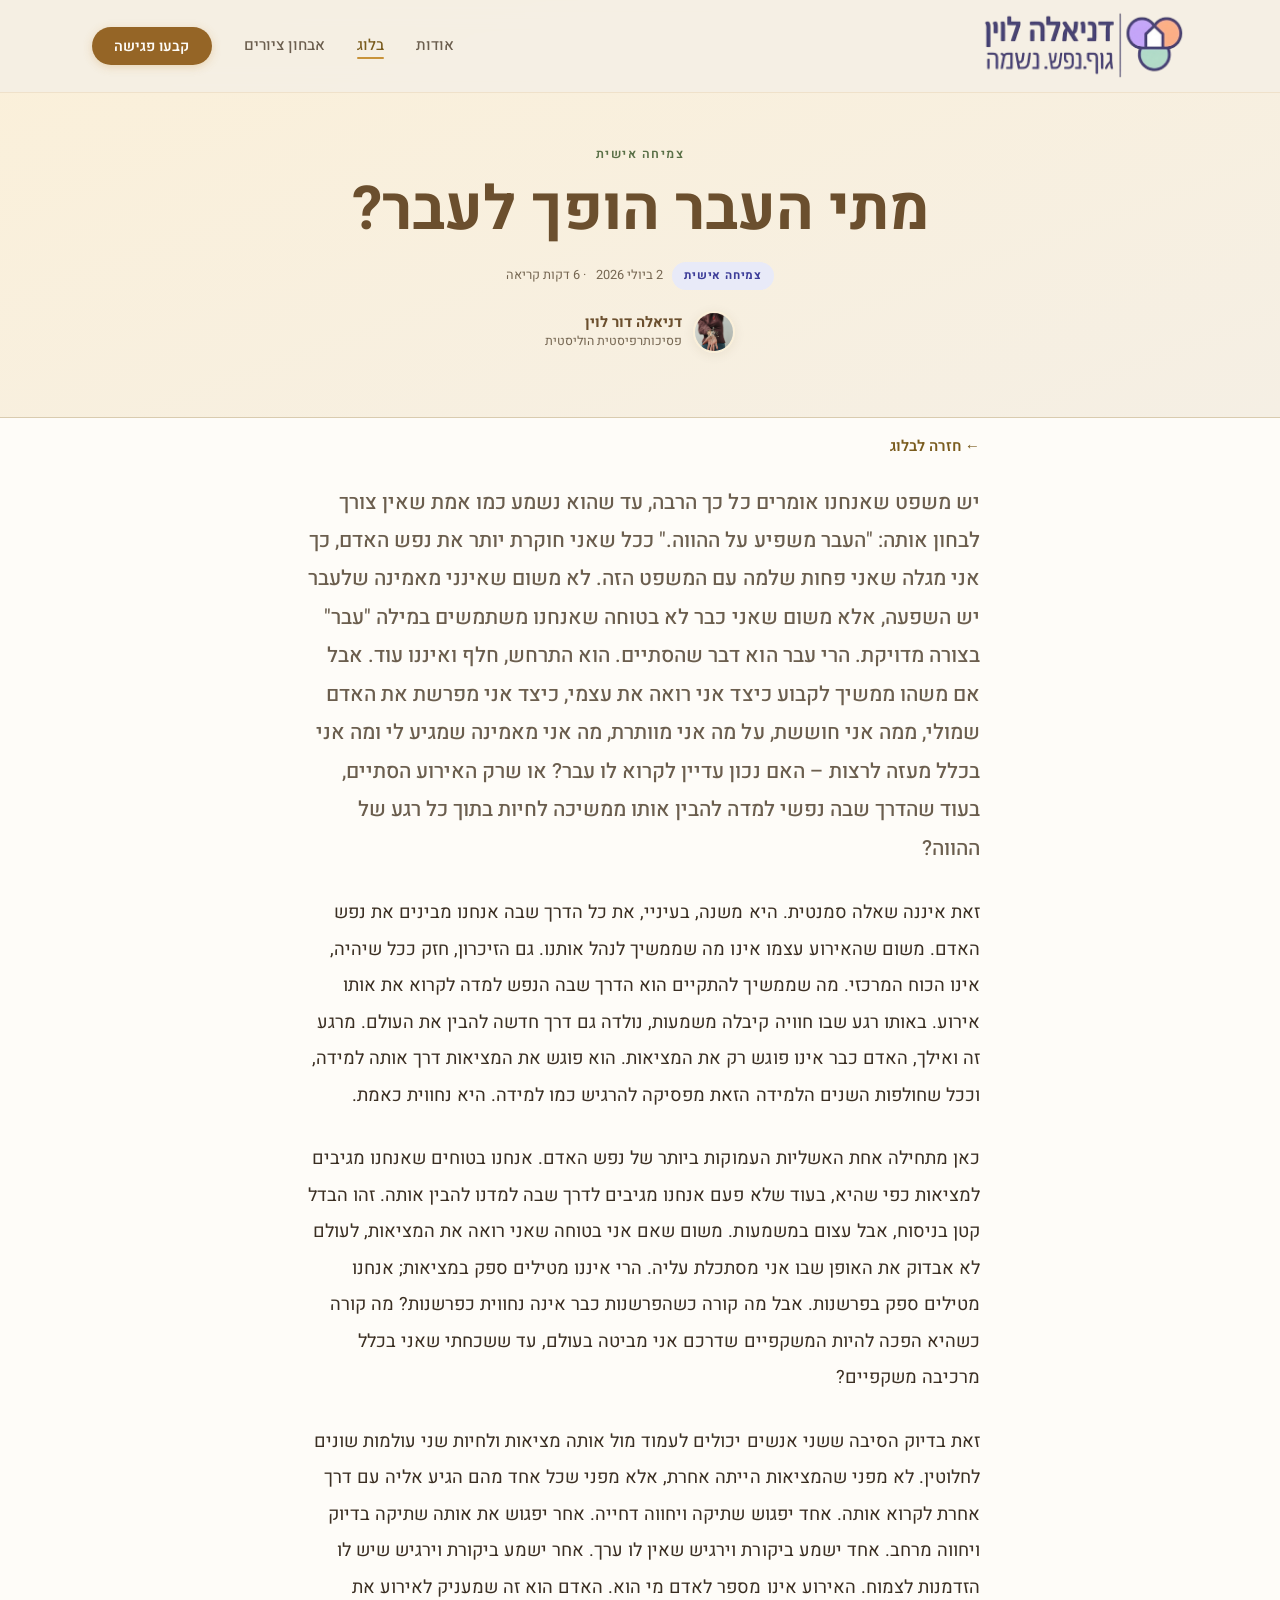
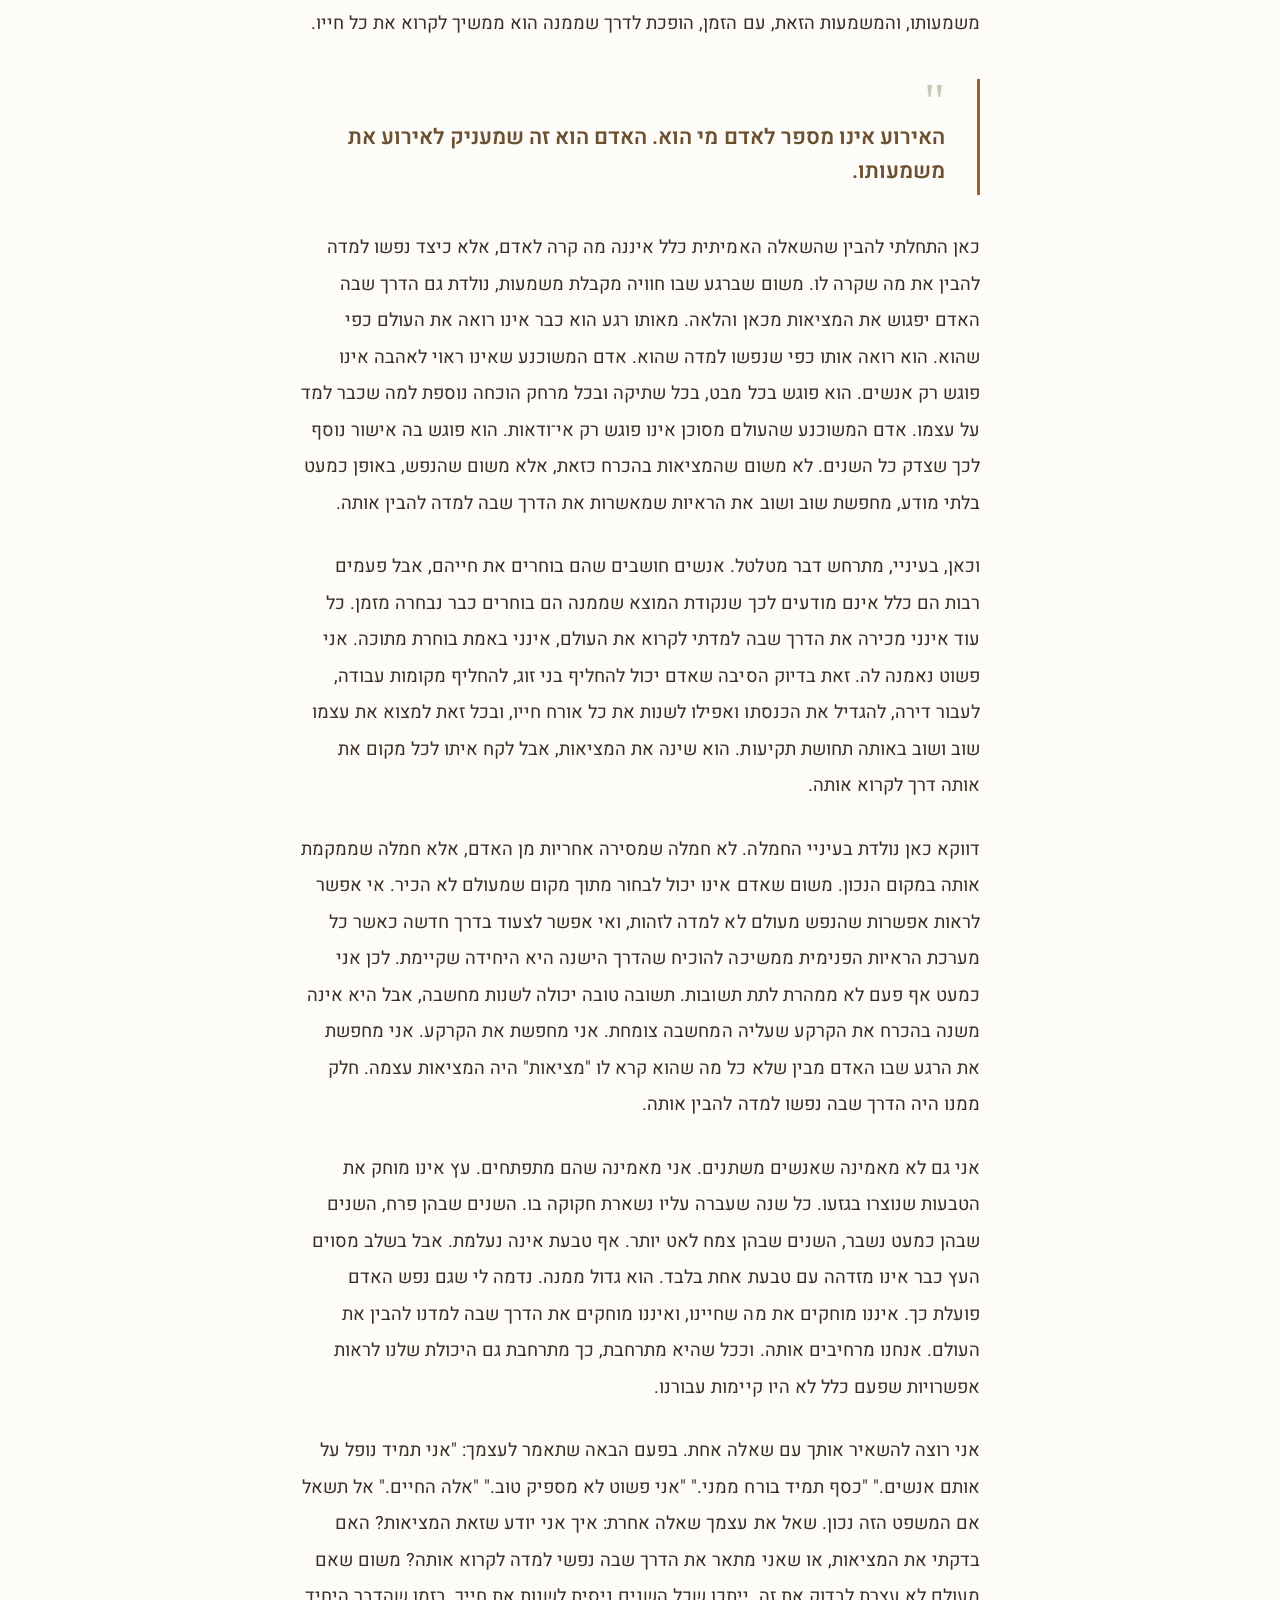
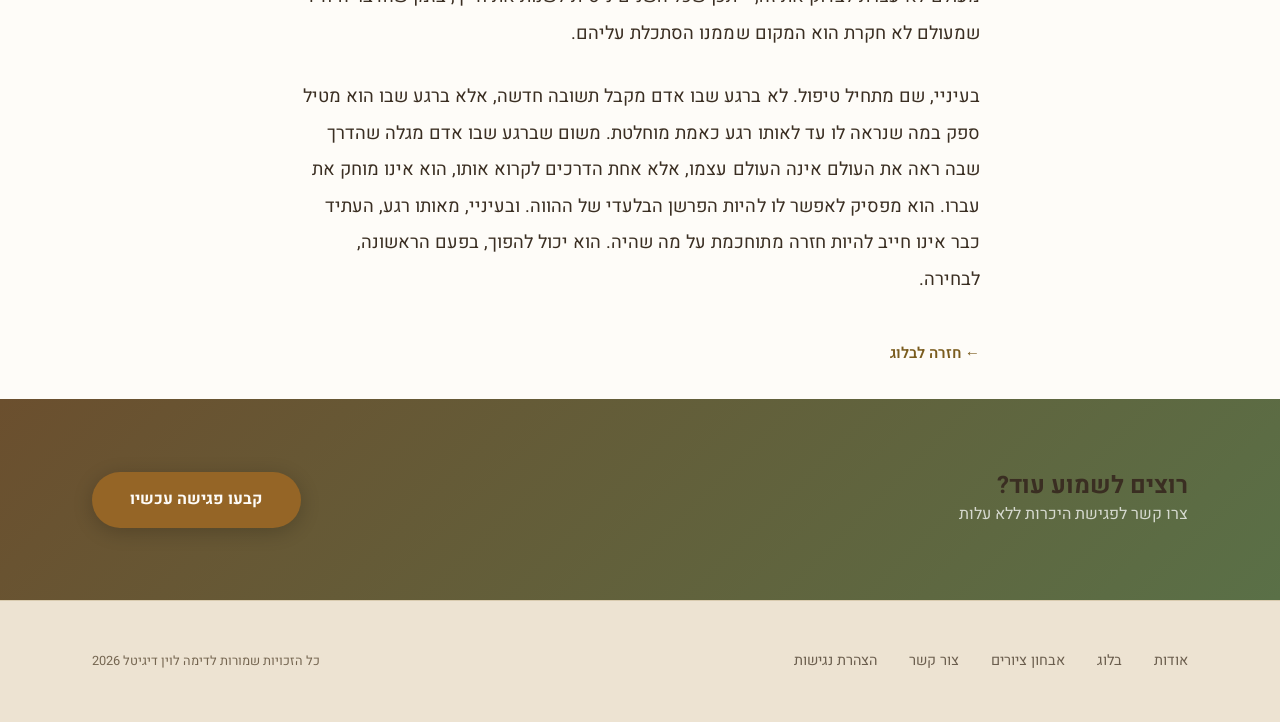
<file: when-does-the-past-become-the-past.html>
<!DOCTYPE html>
<html lang="he" dir="rtl">
<head>
  <script src="https://cdn.cookiehub.eu/c2/c6bd2901.js"></script>
  <script type="text/javascript">
    document.addEventListener("DOMContentLoaded", function(event) {
      var cpm = {};
      window.cookiehub.load(cpm);
    });
  </script>
  <!-- Google tag (gtag.js) -->
  <script async src="https://www.googletagmanager.com/gtag/js?id=G-4C2H4B2KD1"></script>
  <script>
    window.dataLayer = window.dataLayer || [];
    function gtag(){dataLayer.push(arguments);}
    gtag('js', new Date());
    gtag('config', 'G-4C2H4B2KD1');
  </script>
  <meta charset="UTF-8" />
  <meta name="viewport" content="width=device-width, initial-scale=1.0" />
  <meta name="description" content="יש משפט שאנחנו חוזרים עליו כל כך הרבה עד שהוא נשמע כמו אמת שאין צורך לבחון אותה: 'העבר משפיע על ההווה.' אבל מה קורה כשמה שממשיך לפעול בתוכנו הוא לא האירוע עצמו, אלא הדרך שבה הנפש למדה להבין אותו?" />
  <link rel="icon" type="image/x-icon" href="favicon.ico" />
  <link rel="icon" type="image/png" sizes="32x32" href="favicon-32x32.png" />
  <link rel="icon" type="image/png" sizes="16x16" href="favicon-16x16.png" />
  <link rel="apple-touch-icon" sizes="180x180" href="apple-touch-icon.png" />
  <link rel="manifest" href="site.webmanifest" />
  <title>מתי העבר הופך לעבר? | דניאלה דור לוין פסיכותרפיסטית הוליסטית</title>
  <link href="https://fonts.googleapis.com/css2?family=Heebo:wght@300;400;500;700&display=swap" rel="stylesheet" />
  <link rel="stylesheet" href="style.css" />
  <link rel="stylesheet" href="blog.css" />
</head>
<body>

  <div class="post-progress" aria-hidden="true"><span class="post-progress-fill" id="postProgressFill"></span></div>

  <a href="#main-content" class="skip-to-content">דלג לתוכן הראשי</a>

  <!-- ===== HEADER / NAV ===== -->
  <header class="main-header" id="header">
    <div class="header-inner container">
      <a href="index.html" class="logo-link" aria-label="עמוד הבית — דניאלה דור לוין">
        <img src="images/daniella-dor-holistic-psychotherapist-logo.png" alt="דניאלה דור לוין — פסיכותרפיסטית הוליסטית" class="site-logo" />
      </a>
      <nav class="main-nav" aria-label="ניווט ראשי">
        <ul>
          <li><a href="about.html" class="nav-link">אודות</a></li>
          <li><a href="blog.html" class="nav-link active-nav" aria-current="page">בלוג</a></li>
          <li><a href="drawing-diagnosis.html" class="nav-link">אבחון ציורים</a></li>
          <li><a href="https://wa.me/972526996689?text=%D7%94%D7%99%D7%99%20%D7%93%D7%A0%D7%99%D7%90%D7%9C%D7%94%2C%20%D7%90%D7%A9%D7%9E%D7%97%20%D7%9C%D7%A7%D7%91%D7%95%D7%A2%20%D7%A9%D7%99%D7%97%D7%94%20%D7%9C%D7%AA%D7%99%D7%90%D7%95%D7%9D%20%D7%9E%D7%95%D7%A2%D7%93%20%D7%A4%D7%92%D7%99%D7%A9%D7%94%20%D7%95%D7%94%D7%99%D7%9B%D7%A8%D7%95%D7%AA." target="_blank" rel="noopener" class="btn-cta">קבעו פגישה</a></li>
        </ul>
      </nav>
      <button class="hamburger" id="hamburger"
              aria-label="פתיחת תפריט ניווט"
              aria-expanded="false"
              aria-controls="mobileMenu">
        <span aria-hidden="true"></span>
        <span aria-hidden="true"></span>
        <span aria-hidden="true"></span>
      </button>
    </div>
    <nav class="mobile-menu" id="mobileMenu" aria-label="ניווט נייד" hidden>
      <ul>
        <li><a href="about.html">אודות</a></li>
        <li><a href="blog.html" aria-current="page">בלוג</a></li>
        <li><a href="drawing-diagnosis.html">אבחון ציורים</a></li>
        <li><a href="https://wa.me/972526996689?text=%D7%94%D7%99%D7%99%20%D7%93%D7%A0%D7%99%D7%90%D7%9C%D7%94%2C%20%D7%90%D7%A9%D7%9E%D7%97%20%D7%9C%D7%A7%D7%91%D7%95%D7%A2%20%D7%A9%D7%99%D7%97%D7%94%20%D7%9C%D7%AA%D7%99%D7%90%D7%95%D7%9D%20%D7%9E%D7%95%D7%A2%D7%93%20%D7%A4%D7%92%D7%99%D7%A9%D7%94%20%D7%95%D7%94%D7%99%D7%9B%D7%A8%D7%95%D7%AA." target="_blank" rel="noopener" class="btn-cta-mobile">קבעו פגישה</a></li>
      </ul>
    </nav>
  </header>

  <main id="main-content">

  <!-- ===== POST HERO ===== -->
  <section class="page-hero" aria-labelledby="post-heading">
    <div class="container page-hero-inner">
      <span class="section-tag centered">צמיחה אישית</span>
      <h1 class="page-hero-title" id="post-heading">מתי העבר הופך לעבר?</h1>
      <div class="post-meta centered">
        <span class="post-category cat--growth">צמיחה אישית</span>
        <span class="post-date">2 ביולי 2026</span>
        <span class="post-read">· 6 דקות קריאה</span>
      </div>
      <div class="post-author">
        <img src="images/daniella-dor-holistic-therapist-about.jpg" alt="" class="post-author-avatar" />
        <div class="post-author-info">
          <span class="post-author-name">דניאלה דור לוין</span>
          <span class="post-author-role">פסיכותרפיסטית הוליסטית</span>
        </div>
      </div>
    </div>
  </section>

  <!-- ===== POST BODY ===== -->
  <section class="post-article-section" aria-label="תוכן המאמר">
    <div class="container">
      <div class="post-article">
        <a href="blog.html" class="post-back-link">← חזרה לבלוג</a>

        <p>יש משפט שאנחנו אומרים כל כך הרבה, עד שהוא נשמע כמו אמת שאין צורך לבחון אותה: "העבר משפיע על ההווה." ככל שאני חוקרת יותר את נפש האדם, כך אני מגלה שאני פחות שלמה עם המשפט הזה. לא משום שאינני מאמינה שלעבר יש השפעה, אלא משום שאני כבר לא בטוחה שאנחנו משתמשים במילה "עבר" בצורה מדויקת. הרי עבר הוא דבר שהסתיים. הוא התרחש, חלף ואיננו עוד. אבל אם משהו ממשיך לקבוע כיצד אני רואה את עצמי, כיצד אני מפרשת את האדם שמולי, ממה אני חוששת, על מה אני מוותרת, מה אני מאמינה שמגיע לי ומה אני בכלל מעזה לרצות – האם נכון עדיין לקרוא לו עבר? או שרק האירוע הסתיים, בעוד שהדרך שבה נפשי למדה להבין אותו ממשיכה לחיות בתוך כל רגע של ההווה?</p>

        <p>זאת איננה שאלה סמנטית. היא משנה, בעיניי, את כל הדרך שבה אנחנו מבינים את נפש האדם. משום שהאירוע עצמו אינו מה שממשיך לנהל אותנו. גם הזיכרון, חזק ככל שיהיה, אינו הכוח המרכזי. מה שממשיך להתקיים הוא הדרך שבה הנפש למדה לקרוא את אותו אירוע. באותו רגע שבו חוויה קיבלה משמעות, נולדה גם דרך חדשה להבין את העולם. מרגע זה ואילך, האדם כבר אינו פוגש רק את המציאות. הוא פוגש את המציאות דרך אותה למידה, וככל שחולפות השנים הלמידה הזאת מפסיקה להרגיש כמו למידה. היא נחווית כאמת.</p>

        <p>כאן מתחילה אחת האשליות העמוקות ביותר של נפש האדם. אנחנו בטוחים שאנחנו מגיבים למציאות כפי שהיא, בעוד שלא פעם אנחנו מגיבים לדרך שבה למדנו להבין אותה. זהו הבדל קטן בניסוח, אבל עצום במשמעות. משום שאם אני בטוחה שאני רואה את המציאות, לעולם לא אבדוק את האופן שבו אני מסתכלת עליה. הרי איננו מטילים ספק במציאות; אנחנו מטילים ספק בפרשנות. אבל מה קורה כשהפרשנות כבר אינה נחווית כפרשנות? מה קורה כשהיא הפכה להיות המשקפיים שדרכם אני מביטה בעולם, עד ששכחתי שאני בכלל מרכיבה משקפיים?</p>

        <p>זאת בדיוק הסיבה ששני אנשים יכולים לעמוד מול אותה מציאות ולחיות שני עולמות שונים לחלוטין. לא מפני שהמציאות הייתה אחרת, אלא מפני שכל אחד מהם הגיע אליה עם דרך אחרת לקרוא אותה. אחד יפגוש שתיקה ויחווה דחייה. אחר יפגוש את אותה שתיקה בדיוק ויחווה מרחב. אחד ישמע ביקורת וירגיש שאין לו ערך. אחר ישמע ביקורת וירגיש שיש לו הזדמנות לצמוח. האירוע אינו מספר לאדם מי הוא. האדם הוא זה שמעניק לאירוע את משמעותו, והמשמעות הזאת, עם הזמן, הופכת לדרך שממנה הוא ממשיך לקרוא את כל חייו.</p>

        <div class="post-pull-quote">
          <div class="quote-mark" aria-hidden="true">"</div>
          <p>האירוע אינו מספר לאדם מי הוא. האדם הוא זה שמעניק לאירוע את משמעותו.</p>
        </div>

        <p>כאן התחלתי להבין שהשאלה האמיתית כלל איננה מה קרה לאדם, אלא כיצד נפשו למדה להבין את מה שקרה לו. משום שברגע שבו חוויה מקבלת משמעות, נולדת גם הדרך שבה האדם יפגוש את המציאות מכאן והלאה. מאותו רגע הוא כבר אינו רואה את העולם כפי שהוא. הוא רואה אותו כפי שנפשו למדה שהוא. אדם המשוכנע שאינו ראוי לאהבה אינו פוגש רק אנשים. הוא פוגש בכל מבט, בכל שתיקה ובכל מרחק הוכחה נוספת למה שכבר למד על עצמו. אדם המשוכנע שהעולם מסוכן אינו פוגש רק אי־ודאות. הוא פוגש בה אישור נוסף לכך שצדק כל השנים. לא משום שהמציאות בהכרח כזאת, אלא משום שהנפש, באופן כמעט בלתי מודע, מחפשת שוב ושוב את הראיות שמאשרות את הדרך שבה למדה להבין אותה.</p>

        <p>וכאן, בעיניי, מתרחש דבר מטלטל. אנשים חושבים שהם בוחרים את חייהם, אבל פעמים רבות הם כלל אינם מודעים לכך שנקודת המוצא שממנה הם בוחרים כבר נבחרה מזמן. כל עוד אינני מכירה את הדרך שבה למדתי לקרוא את העולם, אינני באמת בוחרת מתוכה. אני פשוט נאמנה לה. זאת בדיוק הסיבה שאדם יכול להחליף בני זוג, להחליף מקומות עבודה, לעבור דירה, להגדיל את הכנסתו ואפילו לשנות את כל אורח חייו, ובכל זאת למצוא את עצמו שוב ושוב באותה תחושת תקיעות. הוא שינה את המציאות, אבל לקח איתו לכל מקום את אותה דרך לקרוא אותה.</p>

        <p>דווקא כאן נולדת בעיניי החמלה. לא חמלה שמסירה אחריות מן האדם, אלא חמלה שממקמת אותה במקום הנכון. משום שאדם אינו יכול לבחור מתוך מקום שמעולם לא הכיר. אי אפשר לראות אפשרות שהנפש מעולם לא למדה לזהות, ואי אפשר לצעוד בדרך חדשה כאשר כל מערכת הראיות הפנימית ממשיכה להוכיח שהדרך הישנה היא היחידה שקיימת. לכן אני כמעט אף פעם לא ממהרת לתת תשובות. תשובה טובה יכולה לשנות מחשבה, אבל היא אינה משנה בהכרח את הקרקע שעליה המחשבה צומחת. אני מחפשת את הקרקע. אני מחפשת את הרגע שבו האדם מבין שלא כל מה שהוא קרא לו "מציאות" היה המציאות עצמה. חלק ממנו היה הדרך שבה נפשו למדה להבין אותה.</p>

        <p>אני גם לא מאמינה שאנשים משתנים. אני מאמינה שהם מתפתחים. עץ אינו מוחק את הטבעות שנוצרו בגזעו. כל שנה שעברה עליו נשארת חקוקה בו. השנים שבהן פרח, השנים שבהן כמעט נשבר, השנים שבהן צמח לאט יותר. אף טבעת אינה נעלמת. אבל בשלב מסוים העץ כבר אינו מזדהה עם טבעת אחת בלבד. הוא גדול ממנה. נדמה לי שגם נפש האדם פועלת כך. איננו מוחקים את מה שחיינו, ואיננו מוחקים את הדרך שבה למדנו להבין את העולם. אנחנו מרחיבים אותה. וככל שהיא מתרחבת, כך מתרחבת גם היכולת שלנו לראות אפשרויות שפעם כלל לא היו קיימות עבורנו.</p>

        <p>אני רוצה להשאיר אותך עם שאלה אחת. בפעם הבאה שתאמר לעצמך: "אני תמיד נופל על אותם אנשים." "כסף תמיד בורח ממני." "אני פשוט לא מספיק טוב." "אלה החיים." אל תשאל אם המשפט הזה נכון. שאל את עצמך שאלה אחרת: איך אני יודע שזאת המציאות? האם בדקתי את המציאות, או שאני מתאר את הדרך שבה נפשי למדה לקרוא אותה? משום שאם מעולם לא עצרת לבדוק את זה, ייתכן שכל השנים ניסית לשנות את חייך, בזמן שהדבר היחיד שמעולם לא חקרת הוא המקום שממנו הסתכלת עליהם.</p>

        <p>בעיניי, שם מתחיל טיפול. לא ברגע שבו אדם מקבל תשובה חדשה, אלא ברגע שבו הוא מטיל ספק במה שנראה לו עד לאותו רגע כאמת מוחלטת. משום שברגע שבו אדם מגלה שהדרך שבה ראה את העולם אינה העולם עצמו, אלא אחת הדרכים לקרוא אותו, הוא אינו מוחק את עברו. הוא מפסיק לאפשר לו להיות הפרשן הבלעדי של ההווה. ובעיניי, מאותו רגע, העתיד כבר אינו חייב להיות חזרה מתוחכמת על מה שהיה. הוא יכול להפוך, בפעם הראשונה, לבחירה.</p>

        <a href="blog.html" class="post-back-link">← חזרה לבלוג</a>
      </div>
    </div>
  </section>

  <!-- ===== NEWSLETTER / CTA ===== -->
  <section class="cta-banner" aria-labelledby="post-cta-heading">
    <div class="container cta-inner">
      <div class="cta-text">
        <h2 id="post-cta-heading">רוצים לשמוע עוד?</h2>
        <p>צרו קשר לפגישת היכרות ללא עלות</p>
      </div>
      <a href="https://wa.me/972526996689?text=%D7%94%D7%99%D7%99%20%D7%93%D7%A0%D7%99%D7%90%D7%9C%D7%94%2C%20%D7%90%D7%A9%D7%9E%D7%97%20%D7%9C%D7%A7%D7%91%D7%95%D7%A2%20%D7%A9%D7%99%D7%97%D7%94%20%D7%9C%D7%AA%D7%99%D7%90%D7%95%D7%9D%20%D7%9E%D7%95%D7%A2%D7%93%20%D7%A4%D7%92%D7%99%D7%A9%D7%94%20%D7%95%D7%94%D7%99%D7%9B%D7%A8%D7%95%D7%AA." target="_blank" rel="noopener" class="btn-cta-large">קבעו פגישה עכשיו</a>
    </div>
  </section>

  </main>

  <!-- ===== FOOTER ===== -->
  <footer class="footer">
    <div class="container footer-inner">
      <nav class="footer-nav" aria-label="ניווט תחתון">
        <a href="about.html">אודות</a>
        <a href="blog.html" aria-current="page">בלוג</a>
        <a href="drawing-diagnosis.html">אבחון ציורים</a>
        <a href="https://wa.me/972526996689?text=%D7%94%D7%99%D7%99%20%D7%93%D7%A0%D7%99%D7%90%D7%9C%D7%94%2C%20%D7%90%D7%A9%D7%9E%D7%97%20%D7%9C%D7%A7%D7%91%D7%95%D7%A2%20%D7%A9%D7%99%D7%97%D7%94%20%D7%9C%D7%AA%D7%99%D7%90%D7%95%D7%9D%20%D7%9E%D7%95%D7%A2%D7%93%20%D7%A4%D7%92%D7%99%D7%A9%D7%94%20%D7%95%D7%94%D7%99%D7%9B%D7%A8%D7%95%D7%AA." target="_blank" rel="noopener">צור קשר</a>
        <a href="accessibility.html">הצהרת נגישות</a>
      </nav>
      <p class="footer-copy">כל הזכויות שמורות לדימה לוין דיגיטל 2026</p>
    </div>
  </footer>

  <script src="blog.js"></script>
  <script src="analytics.js"></script>
</body>
</html>
</file>
<file: style.css>
/* ============================================================
   DANIELLA LEVIN — Holistic Therapist Website
   Palette: warm beige, amber yellow, plant green
   ============================================================ */

/* ── CSS Variables ── */
:root {
  --beige:             #F5EFE4;
  --beige-dark:        #EDE3D2;
  --beige-deeper:      #D9CBAF;
  --amber:             #C8933A;   /* decorative only — fails AA contrast */
  --amber-accessible:  #956526;   /* 4.91:1 on white — use for interactive elements */
  --amber-text:        #7A5C1E;   /* 6.07:1 on white — use for text links on light bg */
  --amber-light:       #E8B05A;
  --amber-pale:        #FBF0D9;
  --green:             #5A7047;
  --green-light:       #7A9462;
  --green-pale:        #EAF0E5;
  --brown:             #6B4F2E;
  --text:              #3A2E22;
  --text-soft:         #6B5E4E;
  --text-muted:        #756651;   /* was #9C8C78 — darkened to 4.86:1 on beige (AA) */
  --white:             #FEFCF8;
  --shadow-sm:    0 2px 12px rgba(90,60,20,0.08);
  --shadow-md:    0 6px 32px rgba(90,60,20,0.12);
  --shadow-lg:    0 16px 56px rgba(90,60,20,0.16);
  --radius:       14px;
  --radius-lg:    24px;
  --transition:   0.35s cubic-bezier(0.4, 0, 0.2, 1);
}

/* ============================================================
   ACCESSIBILITY — Skip link, Screen-reader utilities, Focus
   ============================================================ */

/* Skip to main content — hidden until focused */
.skip-to-content {
  position: absolute;
  top: -999px;
  right: 0;
  padding: 0.75rem 1.5rem;
  background: var(--amber-accessible);
  color: #fff;
  font-weight: 700;
  font-size: 1rem;
  z-index: 9999;
  border-radius: 0 0 var(--radius) var(--radius);
  transition: top 0.2s;
  text-decoration: none;
}
.skip-to-content:focus {
  top: 0;
  outline: 3px solid var(--text);
  outline-offset: 2px;
}

/* Screen-reader-only utility */
.sr-only {
  position: absolute;
  width: 1px;
  height: 1px;
  padding: 0;
  margin: -1px;
  overflow: hidden;
  clip: rect(0, 0, 0, 0);
  white-space: nowrap;
  border: 0;
}

/* Global visible focus ring — applies to keyboard navigation only */
:focus-visible {
  outline: 3px solid var(--amber-accessible);
  outline-offset: 3px;
  border-radius: 4px;
}

/* Remove focus ring for mouse users where browser supports it */
:focus:not(:focus-visible) {
  outline: none;
}

/* ── Reset ── */
*, *::before, *::after { box-sizing: border-box; margin: 0; padding: 0; }
html { scroll-behavior: smooth; }

body {
  font-family: 'Heebo', sans-serif;
  font-weight: 400;
  background: var(--white);
  color: var(--text);
  direction: rtl;
  text-align: right;
  font-size: 16px;
  line-height: 1.7;
  overflow-x: hidden;
}

.container {
  max-width: 1160px;
  margin: auto;
  padding: 0 2rem;
}

img { max-width: 100%; display: block; }
a { text-decoration: none; color: inherit; }

/* ── Typography ── */
h1, h2, h3, h4 {
  font-family: 'Heebo', sans-serif;
  line-height: 1.25;
  color: var(--text);
}

/* ============================================================
   HEADER
   ============================================================ */
.main-header {
  position: fixed;
  top: 0; right: 0; left: 0;
  z-index: 100;
  background: rgba(245, 239, 228, 0.92);
  backdrop-filter: blur(12px);
  -webkit-backdrop-filter: blur(12px);
  border-bottom: 1px solid rgba(200, 147, 58, 0.15);
  transition: box-shadow var(--transition);
}
.main-header.scrolled {
  box-shadow: var(--shadow-md);
}

.header-inner {
  display: flex;
  align-items: center;
  justify-content: space-between;
  height: 92px;
}

/* Logo */
.logo-link {
  display: flex;
  align-items: center;
  flex-shrink: 0;
}
.site-logo {
  display: block;
  height: 76px;
  max-height: 76px;
  width: auto;
  max-width: min(630px, calc(68vw * 1.5), 92vw);
  object-fit: contain;
}
/* Nav */
.main-nav ul {
  list-style: none;
  display: flex;
  align-items: center;
  gap: 2rem;
}

.nav-link {
  font-size: 0.95rem;
  font-weight: 500;
  color: var(--text-soft);
  position: relative;
  padding-bottom: 3px;
  transition: color var(--transition);
}
.nav-link::after {
  content: '';
  position: absolute;
  bottom: 0; right: 0;
  width: 0; height: 2px;
  background: var(--amber);
  border-radius: 2px;
  transition: width var(--transition);
}
.nav-link:hover { color: var(--text); }
.nav-link:hover::after { width: 100%; }

.btn-cta {
  background: var(--amber-accessible);
  color: var(--white) !important;
  font-size: 0.9rem;
  font-weight: 600;
  padding: 0.55rem 1.4rem;
  border-radius: 50px;
  transition: background var(--transition), transform var(--transition), box-shadow var(--transition);
  box-shadow: 0 2px 10px rgba(200,147,58,0.3);
}
.btn-cta:hover {
  background: var(--green);
  transform: translateY(-2px);
  box-shadow: 0 6px 20px rgba(90,112,71,0.35);
}

/* Hamburger */
.hamburger {
  display: none;
  flex-direction: column;
  gap: 5px;
  background: none;
  border: none;
  cursor: pointer;
  padding: 4px;
}
.hamburger span {
  display: block;
  width: 24px; height: 2px;
  background: var(--text);
  border-radius: 2px;
  transition: var(--transition);
}

/* Mobile menu */
.mobile-menu {
  display: none;
  background: var(--beige);
  padding: 1.5rem 2rem;
  border-top: 1px solid var(--beige-deeper);
}
.mobile-menu.open { display: block; }
.mobile-menu ul {
  list-style: none;
  display: flex;
  flex-direction: column;
  gap: 1.2rem;
}
.mobile-menu a {
  font-size: 1.1rem;
  font-weight: 500;
  color: var(--text-soft);
}
.mobile-menu a:hover { color: var(--amber-accessible); }
.btn-cta-mobile {
  display: inline-block;
  background: var(--amber-accessible);
  color: var(--white) !important;
  padding: 0.6rem 1.6rem;
  border-radius: 50px;
  font-weight: 600;
  margin-top: 0.5rem;
}

/* ============================================================
   HERO
   ============================================================ */
.hero {
  position: relative;
  height: 100vh;
  min-height: 620px;
  display: flex;
  align-items: center;
  overflow: hidden;
}

.hero-image-wrap {
  position: absolute;
  inset: 0;
  z-index: 0;
}
.hero-img {
  width: 100%; height: 100%;
  object-fit: cover;
  object-position: center;
  transform: scale(1.04);
  animation: heroZoom 12s ease forwards;
}
@keyframes heroZoom {
  from { transform: scale(1.04); }
  to   { transform: scale(1); }
}

.hero-overlay {
  position: absolute;
  inset: 0;
  background: linear-gradient(
    to left,
    rgba(42, 30, 10, 0.72) 0%,
    rgba(42, 30, 10, 0.45) 50%,
    rgba(42, 30, 10, 0.15) 100%
  );
}

.hero-content {
  position: relative;
  z-index: 2;
  max-width: 620px;
  padding-top: 92px; /* header height */
}

.hero-tag {
  display: inline-block;
  background: rgba(200, 147, 58, 0.25);
  border: 1px solid rgba(200, 147, 58, 0.5);
  color: var(--amber-light);
  font-size: 0.8rem;
  font-weight: 500;
  letter-spacing: 0.1em;
  padding: 0.3rem 1rem;
  border-radius: 50px;
  margin-bottom: 1.2rem;
}

.hero-title {
  font-size: clamp(2.8rem, 6vw, 5rem);
  font-weight: 700;
  color: var(--white);
  line-height: 1.1;
  margin-bottom: 0.4rem;
}
.hero-subtitle {
  font-size: clamp(1rem, 2.5vw, 1.5rem);
  font-weight: 300;
  color: rgba(255,255,255,0.85);
  margin-bottom: 1.4rem;
  letter-spacing: 0.03em;
}
.hero-desc {
  font-size: 1.05rem;
  color: rgba(255,255,255,0.78);
  line-height: 1.8;
  margin-bottom: 2rem;
}

.hero-actions {
  display: flex;
  gap: 1rem;
  flex-wrap: wrap;
}

.btn-hero {
  background: var(--amber-accessible);
  color: var(--white);
  font-size: 1rem;
  font-weight: 600;
  padding: 0.8rem 2rem;
  border-radius: 50px;
  transition: background var(--transition), transform var(--transition), box-shadow var(--transition);
  box-shadow: 0 4px 20px rgba(200,147,58,0.45);
}
.btn-hero:hover {
  background: var(--green);
  transform: translateY(-3px);
  box-shadow: 0 8px 28px rgba(200,147,58,0.5);
}

.btn-hero-ghost {
  background: transparent;
  color: var(--white);
  font-size: 1rem;
  font-weight: 500;
  padding: 0.8rem 2rem;
  border-radius: 50px;
  border: 1.5px solid rgba(255,255,255,0.55);
  transition: background var(--transition), border-color var(--transition), transform var(--transition);
}
.btn-hero-ghost:hover {
  background: rgba(255,255,255,0.12);
  border-color: rgba(255,255,255,0.9);
  transform: translateY(-3px);
}

/* Scroll hint */
.hero-scroll-hint {
  position: absolute;
  bottom: 2.5rem;
  left: 50%;
  transform: translateX(-50%);
  z-index: 2;
}
.scroll-line {
  display: block;
  width: 1.5px;
  height: 56px;
  background: linear-gradient(to bottom, rgba(255,255,255,0.7), transparent);
  margin: auto;
  animation: scrollPulse 2s ease-in-out infinite;
}
@keyframes scrollPulse {
  0%, 100% { opacity: 0.7; transform: scaleY(1); }
  50%       { opacity: 0.3; transform: scaleY(0.6); }
}

/* ── Animate utilities ── */
.animate-up {
  opacity: 0;
  transform: translateY(28px);
  animation: fadeUp 0.75s ease forwards;
}
.delay-1 { animation-delay: 0.2s; }
.delay-2 { animation-delay: 0.4s; }
.delay-3 { animation-delay: 0.55s; }
.delay-4 { animation-delay: 0.7s; }
.delay-5 { animation-delay: 0.9s; }

@keyframes fadeUp {
  to { opacity: 1; transform: translateY(0); }
}

/* ============================================================
   SECTION SHARED
   ============================================================ */
.section-tag {
  display: inline-block;
  font-size: 0.78rem;
  font-weight: 600;
  letter-spacing: 0.12em;
  text-transform: uppercase;
  color: var(--green);
  margin-bottom: 0.7rem;
}
.section-tag.centered { display: block; text-align: center; }

.section-title {
  font-size: clamp(1.8rem, 3.5vw, 2.5rem);
  font-weight: 700;
  color: var(--text);
  margin-bottom: 1.2rem;
}
.section-title.centered { text-align: center; }

/* ============================================================
   INTRO SECTION
   ============================================================ */
.intro-section {
  background: var(--amber-pale);
  padding: 6rem 0;
  position: relative;
  overflow: hidden;
}

.intro-grid {
  display: grid;
  grid-template-columns: 140px 1fr;
  gap: 3rem;
  align-items: center;
}

.intro-deco {
  position: relative;
  display: flex;
  align-items: center;
  justify-content: center;
}
.deco-circle {
  width: 110px; height: 110px;
  border-radius: 50%;
  background: linear-gradient(135deg, var(--amber-light), var(--beige-deeper));
  opacity: 0.7;
}
.deco-leaf {
  position: absolute;
  font-size: 3rem;
  top: 50%; left: 50%;
  transform: translate(-50%, -52%);
}

.intro-text p {
  font-size: 1.05rem;
  color: var(--text-soft);
  margin-bottom: 1.5rem;
  max-width: 600px;
}

.btn-text {
  font-size: 0.95rem;
  font-weight: 600;
  color: var(--amber-text);
  display: inline-flex;
  align-items: center;
  gap: 0.3rem;
  transition: gap var(--transition), color var(--transition);
}
.btn-text:hover {
  color: var(--green);
  gap: 0.6rem;
}

/* ============================================================
   SERVICES
   ============================================================ */
.services-section {
  padding: 6rem 0;
  background: var(--white);
}

.services-grid {
  display: grid;
  grid-template-columns: repeat(4, 1fr);
  gap: 1.5rem;
  margin-top: 2.5rem;
}

.service-card {
  background: var(--beige);
  border: 1px solid var(--beige-deeper);
  border-radius: var(--radius-lg);
  padding: 2rem 1.5rem;
  text-align: center;
  transition: transform var(--transition), box-shadow var(--transition), background var(--transition);
  cursor: default;
}
.service-card:hover {
  transform: translateY(-6px);
  box-shadow: var(--shadow-md);
  background: var(--amber-pale);
}

.service-icon {
  font-size: 2.2rem;
  margin-bottom: 0.9rem;
  line-height: 1;
}
.service-card h4 {
  font-family: 'Heebo', sans-serif;
  font-size: 1.1rem;
  font-weight: 700;
  color: var(--brown);
  margin-bottom: 0.6rem;
}
.service-card p {
  font-size: 0.9rem;
  color: var(--text-soft);
  line-height: 1.65;
}

/* ============================================================
   TESTIMONIALS
   ============================================================ */
.testimonials-section {
  background: var(--green-pale);
  padding: 6rem 0;
}

.carousel-wrap {
  max-width: 700px;
  margin: 2.5rem auto 0;
  text-align: center;
}

.carousel {
  position: relative;
  min-height: 180px;
}

.testimonial {
  display: none;
  padding: 1rem 2rem;
  animation: fadeIn 0.5s ease;
}
.testimonial.active { display: block; }

@keyframes fadeIn {
  from { opacity: 0; transform: translateY(10px); }
  to   { opacity: 1; transform: translateY(0); }
}

.quote-mark {
  font-family: Georgia, serif;
  font-size: 5rem;
  line-height: 0.6;
  color: var(--green-light);
  opacity: 0.4;
  margin-bottom: 0.5rem;
}

.testimonial p {
  font-family: 'Heebo', sans-serif;
  font-size: 1.2rem;
  color: var(--text);
  line-height: 1.75;
  margin-bottom: 1rem;
}

.t-name {
  font-size: 0.88rem;
  color: var(--brown); /* --green is 4.28:1 on green-pale; --brown is 6.58:1 — passes AA */
  font-weight: 600;
  letter-spacing: 0.05em;
}

.carousel-controls {
  display: flex;
  align-items: center;
  justify-content: center;
  gap: 1rem;
  margin-top: 1.8rem;
}

.carousel-btn {
  background: var(--white);
  border: 1.5px solid var(--beige-deeper);
  color: var(--text-soft);
  font-size: 1.4rem;
  width: 40px; height: 40px;
  border-radius: 50%;
  cursor: pointer;
  transition: background var(--transition), color var(--transition), border-color var(--transition);
  line-height: 1;
  display: flex; align-items: center; justify-content: center;
}
.carousel-btn:hover,
.carousel-btn:focus-visible {
  background: var(--amber-accessible);
  color: var(--white);
  border-color: var(--amber-accessible);
}

.carousel-dots {
  display: flex;
  gap: 7px;
}
.dot {
  width: 8px; height: 8px;
  border-radius: 50%;
  background: var(--beige-deeper);
  cursor: pointer;
  transition: background var(--transition), transform var(--transition);
}
/* carousel dots as buttons — reset default button styles */
.dot {
  appearance: none;
  border: none;
  cursor: pointer;
}
.dot.active {
  background: var(--amber-accessible);
  transform: scale(1.25);
}

/* ============================================================
   CTA BANNER
   ============================================================ */
.cta-banner {
  background: linear-gradient(135deg, var(--brown) 0%, var(--green) 100%);
  padding: 4.5rem 0;
}

.cta-inner {
  display: flex;
  align-items: center;
  justify-content: space-between;
  gap: 2rem;
  flex-wrap: wrap;
}

.cta-text h3 {
  font-family: 'Heebo', sans-serif;
  font-size: 2rem;
  color: var(--white);
  margin-bottom: 0.4rem;
}
.cta-text p {
  font-size: 1rem;
  color: rgba(255,255,255,0.75);
}

.btn-cta-large {
  background: var(--amber-accessible);
  color: var(--white);
  font-size: 1rem;
  font-weight: 700;
  padding: 0.9rem 2.4rem;
  border-radius: 50px;
  white-space: nowrap;
  transition: background var(--transition), transform var(--transition), box-shadow var(--transition);
  box-shadow: 0 4px 20px rgba(0,0,0,0.2);
}
.btn-cta-large:hover {
  background: var(--green-light);
  transform: translateY(-3px);
  box-shadow: 0 8px 28px rgba(0,0,0,0.25);
}

/* ============================================================
   FOOTER
   ============================================================ */
.footer {
  background: var(--beige-dark);
  padding: 3rem 0;
  border-top: 1px solid var(--beige-deeper);
}

.footer-inner {
  display: flex;
  align-items: center;
  justify-content: space-between;
  flex-wrap: wrap;
  gap: 1.5rem;
}

.footer-nav {
  display: flex;
  gap: 2rem;
  flex-wrap: wrap;
}
.footer-nav a {
  font-size: 0.9rem;
  color: var(--text-soft);
  transition: color var(--transition);
}
.footer-nav a:hover { color: var(--amber-accessible); }

.footer-copy {
  font-size: 0.8rem;
  color: var(--text-muted);
}

/* ============================================================
   RESPONSIVE
   ============================================================ */
@media (max-width: 900px) {
  .services-grid {
    grid-template-columns: repeat(2, 1fr);
  }
  .intro-grid {
    grid-template-columns: 1fr;
    gap: 1.5rem;
  }
  .intro-deco { display: none; }
}

@media (max-width: 768px) {
  .container { padding: 0 1.2rem; }

  .main-nav { display: none; }
  .hamburger { display: flex; }

  .site-logo { height: 66px; max-height: 66px; max-width: min(540px, calc(62vw * 1.5), 92vw); }

  .hero { min-height: 100svh; }
  .hero-content { padding-top: 92px; }
  .hero-desc br { display: none; }

  .intro-section,
  .services-section,
  .testimonials-section { padding: 4rem 0; }

  .services-grid {
    grid-template-columns: 1fr;
    max-width: 420px;
    margin: 2rem auto 0;
  }

  .carousel-wrap { padding: 0 0.5rem; }
  .testimonial { padding: 1rem 0.5rem; }
  .testimonial p { font-size: 1rem; }
  .carousel { min-height: 160px; }

  .cta-banner { padding: 3rem 0; }
  .cta-inner {
    flex-direction: column;
    text-align: center;
  }
  .cta-text h3 { font-size: 1.6rem; }

  .footer-inner {
    flex-direction: column;
    align-items: center;
    text-align: center;
  }
  .footer-nav { justify-content: center; }
}

/* ============================================================
   REDUCED MOTION — respect user OS preference (WCAG 2.2.2)
   ============================================================ */
@media (prefers-reduced-motion: reduce) {
  *, *::before, *::after {
    animation-duration: 0.01ms !important;
    animation-iteration-count: 1 !important;
    transition-duration: 0.01ms !important;
    scroll-behavior: auto !important;
  }
}

@media (max-width: 480px) {
  .container { padding: 0 1rem; }

  .header-inner { height: 78px; }
  .site-logo { height: 60px; max-height: 60px; max-width: min(450px, calc(76vw * 1.5), 92vw); }
  .hero-content { padding-top: 78px; }

  .hero-actions {
    flex-direction: column;
    align-items: stretch;
  }
  .btn-hero, .btn-hero-ghost {
    text-align: center;
    width: 100%;
  }

  .service-card { padding: 1.5rem 1.2rem; }

  .btn-cta-large { width: 100%; text-align: center; }
}
</file>
<file: about.css>
/* ============================================================
   ABOUT PAGE — about.css
   ============================================================ */

/* ── Active nav ── */
.active-nav { color: var(--amber-text) !important; } /* #7A5C1E: 4.93:1 on beige header — passes AA */
.active-nav::after { width: 100% !important; }

/* ── Shared reveal-up (used by JS observer) ── */
.reveal-up {
  opacity: 0;
  transform: translateY(40px);
  transition: opacity 0.8s cubic-bezier(0.16,1,0.3,1),
              transform 0.8s cubic-bezier(0.16,1,0.3,1);
}
.reveal-up.delay-1 { transition-delay: 0.12s; }
.reveal-up.delay-2 { transition-delay: 0.24s; }
.reveal-up.is-visible {
  opacity: 1;
  transform: translateY(0);
}

/* ── Hero line reveal ── */
.reveal-line {
  opacity: 0;
  transform: translateY(24px);
  transition: opacity 0.7s ease, transform 0.7s ease;
}
.reveal-line.delay-1 { transition-delay: 0.2s; }
.reveal-line.delay-2 { transition-delay: 0.4s; }
.reveal-line.is-visible { opacity: 1; transform: translateY(0); }

/* ============================================================
   HERO + STATEMENT SHARED BACKGROUND
   ============================================================ */
.hero-statement-wrap {
  position: relative;
  overflow: hidden;
  background: #0f0b07;
}

.hero-bg-wrap {
  position: absolute;
  inset: 0;
  z-index: 0;
}

.hero-bg-img {
  width: 100%;
  height: 100%;
  object-fit: cover;
  object-position: center top;
  will-change: transform;
}

/* ============================================================
   ABOUT HERO
   ============================================================ */
.about-hero {
  position: relative;
  height: 100vh;
  min-height: 640px;
  display: flex;
  align-items: flex-end;
  z-index: 1;
}

.about-hero-overlay {
  position: absolute;
  inset: 0;
  z-index: 0;
  background: linear-gradient(
    to top,
    rgba(10, 6, 2, 0.82) 0%,
    rgba(10, 6, 2, 0.3) 50%,
    rgba(10, 6, 2, 0.05) 100%
  );
}

.about-hero-content {
  position: relative;
  z-index: 2;
  width: 100%;
  padding: 0 2rem 5rem;
  max-width: 1160px;
  margin: 0 auto;
}

.about-hero-tag {
  display: inline-block;
  font-size: 0.82rem;
  font-weight: 500;
  letter-spacing: 0.18em;
  text-transform: uppercase;
  color: var(--amber-light);
  margin-bottom: 1rem;
}

.about-hero-name {
  font-size: clamp(4rem, 10vw, 9rem);
  font-weight: 900;
  color: #fff;
  line-height: 1;
  letter-spacing: -0.02em;
  margin-bottom: 1.2rem;
}

.about-hero-sub {
  font-size: clamp(1rem, 2.5vw, 1.5rem);
  font-weight: 300;
  color: rgba(255,255,255,0.75);
  letter-spacing: 0.04em;
}

.about-hero-scroll {
  position: absolute;
  bottom: 2rem;
  left: 50%;
  transform: translateX(-50%);
  z-index: 2;
}
.about-hero-scroll .scroll-line {
  display: block;
  width: 1.5px;
  height: 56px;
  background: linear-gradient(to bottom, rgba(255,255,255,0.7), transparent);
  margin: auto;
  animation: scrollPulse 2s ease-in-out infinite;
}
@keyframes scrollPulse {
  0%, 100% { opacity: 0.7; transform: scaleY(1); }
  50%       { opacity: 0.3; transform: scaleY(0.6); }
}

/* ============================================================
   BIG STATEMENT
   ============================================================ */
.statement-section {
  position: relative;
  z-index: 1;
  padding: 8rem 2rem;
  text-align: center;
}

.statement-section::before {
  content: '';
  position: absolute;
  inset: 0;
  background: rgba(10, 6, 2, 0.65);
}

.statement-section .container {
  position: relative;
  z-index: 1;
}

.statement-text {
  font-size: clamp(1.8rem, 4vw, 3.4rem);
  font-weight: 300;
  color: rgba(255,255,255,0.9);
  line-height: 1.55;
  max-width: 860px;
  margin: 0 auto;
  letter-spacing: 0.01em;
}
.statement-text em {
  font-style: normal;
  color: var(--amber-light);
  font-weight: 500;
}

/* Word-by-word reveal */
.statement-text .word {
  display: inline-block;
  opacity: 0;
  transform: translateY(14px);
  transition: opacity 0.5s ease, transform 0.5s ease;
}
.statement-text .word.visible {
  opacity: 1;
  transform: translateY(0);
}

.br-desktop { display: block; }

/* ============================================================
   STORY SECTION — sticky image
   ============================================================ */
.story-section {
  background: var(--white);
  padding: 0;
}

.story-inner {
  display: grid;
  grid-template-columns: 1fr 1fr;
  gap: 0;
  align-items: start;
}

/* Sticky column */
.story-sticky-col {
  position: sticky;
  top: 0;
  height: 100vh;
  overflow: hidden;
}

.story-sticky-img-wrap {
  width: 100%;
  height: 100%;
}

.story-img {
  width: 100%;
  height: 100%;
  object-fit: cover;
  object-position: center top;
  display: block;
}

/* Scrolling text column */
.story-text-col {
  padding: 8rem 4rem 8rem 5rem;
  display: flex;
  flex-direction: column;
  gap: 5rem;
}

.story-block p {
  font-size: 1.1rem;
  color: var(--text-soft);
  line-height: 1.85;
  margin-top: 0.8rem;
}

.story-heading {
  font-size: clamp(1.8rem, 3vw, 2.6rem);
  font-weight: 700;
  color: var(--text);
  line-height: 1.2;
  margin-top: 0.5rem;
}

/* ============================================================
   PILLARS
   ============================================================ */
.pillars-section {
  background: var(--beige);
  padding: 7rem 0;
}

.pillars-title { margin-bottom: 3rem; }

.pillars-grid {
  display: grid;
  grid-template-columns: repeat(3, 1fr);
  gap: 2rem;
}

.pillar-card {
  background: var(--white);
  border-radius: var(--radius-lg);
  padding: 2.8rem 2rem;
  text-align: center;
  border: 1px solid var(--beige-deeper);
  transition: transform var(--transition), box-shadow var(--transition);
  position: relative;
  overflow: hidden;
}
.pillar-card::before {
  content: '';
  position: absolute;
  inset: 0;
  background: linear-gradient(135deg, var(--amber-pale), transparent 60%);
  opacity: 0;
  transition: opacity var(--transition);
}
.pillar-card:hover {
  transform: translateY(-8px);
  box-shadow: var(--shadow-lg);
}
.pillar-card:hover::before { opacity: 1; }

.pillar-icon {
  font-size: 3rem;
  margin-bottom: 1rem;
  display: block;
  position: relative;
}
.pillar-card h3 {
  font-size: 1.6rem;
  font-weight: 700;
  color: var(--brown);
  margin-bottom: 0.8rem;
  position: relative;
}
.pillar-card p {
  font-size: 0.95rem;
  color: var(--text-soft);
  line-height: 1.75;
  position: relative;
}

/* ============================================================
   QUOTE SECTION — full-bleed image
   ============================================================ */
.quote-section {
  position: relative;
  min-height: 70vh;
  display: flex;
  align-items: center;
  overflow: hidden;
}

.quote-bg-img-wrap {
  position: absolute;
  inset: 0;
  z-index: 0;
}

.quote-bg-img {
  width: 100%;
  height: 100%;
  object-fit: cover;
  object-position: center;
  will-change: transform;
}

.quote-bg-overlay {
  position: absolute;
  inset: 0;
  background: rgba(10, 6, 2, 0.68);
}

.quote-content {
  position: relative;
  z-index: 2;
  text-align: center;
  padding: 6rem 2rem;
}

.big-quote {
  font-size: clamp(1.5rem, 3.5vw, 2.8rem);
  font-weight: 300;
  font-style: normal;
  color: #fff;
  line-height: 1.6;
  max-width: 820px;
  margin: 0 auto 1.5rem;
  letter-spacing: 0.02em;
  border: none;
}

.big-quote-cite {
  font-size: 1rem;
  color: var(--amber-light);
  font-weight: 500;
  letter-spacing: 0.1em;
  display: block;
}

/* ============================================================
   CREDENTIALS / TIMELINE
   ============================================================ */
.credentials-section {
  background: var(--white);
  padding: 7rem 0;
}

.credentials-inner {
  display: grid;
  grid-template-columns: 1fr 1fr;
  gap: 5rem;
  align-items: start;
}

.credentials-intro {
  font-size: 1.05rem;
  color: var(--text-soft);
  line-height: 1.8;
  margin-top: 1rem;
}

/* Timeline */
.timeline {
  display: flex;
  flex-direction: column;
  gap: 0;
}

.timeline-item {
  display: grid;
  grid-template-columns: 72px 1fr;
  gap: 1.5rem;
  padding: 1.8rem 0;
  border-bottom: 1px solid var(--beige-deeper);
  align-items: start;
}
.timeline-item:first-child { padding-top: 0; }
.timeline-item:last-child { border-bottom: none; }

.timeline-year {
  font-size: 0.78rem;
  font-weight: 700;
  color: var(--amber-text); /* #7A5C1E: 6.07:1 on white — passes AA */
  letter-spacing: 0.06em;
  padding-top: 3px;
}

.timeline-body h3 {
  font-size: 1rem;
  font-weight: 700;
  color: var(--text);
  margin-bottom: 0.3rem;
}
.timeline-body p {
  font-size: 0.88rem;
  color: var(--text-soft);
  line-height: 1.6;
}

/* ============================================================
   ABOUT CTA
   ============================================================ */
.about-cta {
  background: linear-gradient(135deg, #0f0b07 0%, #1c2c18 100%);
  padding: 8rem 2rem;
  text-align: center;
  overflow: hidden;
  position: relative;
}
.about-cta::before {
  content: '';
  position: absolute;
  top: -40%;
  left: 50%;
  transform: translateX(-50%);
  width: 600px;
  height: 600px;
  background: radial-gradient(circle, rgba(200,147,58,0.12) 0%, transparent 70%);
  pointer-events: none;
}

.about-cta-title {
  font-size: clamp(2rem, 5vw, 4rem);
  font-weight: 700;
  color: #fff;
  line-height: 1.2;
  margin-bottom: 1rem;
}

.about-cta-sub {
  font-size: 1.15rem;
  color: rgba(255,255,255,0.65);
  margin-bottom: 2.5rem;
  font-weight: 300;
}

.btn-about-cta {
  display: inline-flex;
  align-items: center;
  gap: 0.5rem;
  background: var(--amber-accessible); /* 4.91:1 vs white text — passes AA */
  color: #fff;
  font-size: 1.05rem;
  font-weight: 700;
  padding: 1rem 2.6rem;
  border-radius: 50px;
  transition: background var(--transition), transform var(--transition), box-shadow var(--transition);
  box-shadow: 0 6px 28px rgba(200,147,58,0.4);
}
.btn-about-cta:hover {
  background: var(--green); /* --amber-light (#E8B05A) gives only 1.89:1 with white text */
  transform: translateY(-3px);
  box-shadow: 0 10px 36px rgba(90,112,71,0.5);
}
.btn-about-cta::before { content: '💬'; font-size: 1.1rem; }

/* ============================================================
   RESPONSIVE
   ============================================================ */
@media (max-width: 1024px) {
  .story-text-col { padding: 6rem 2.5rem 6rem 3rem; }
  .credentials-inner { gap: 3rem; }
}

@media (max-width: 768px) {
  .about-hero-name { font-size: clamp(3rem, 12vw, 5rem); }
  .about-hero-content { padding-bottom: 4rem; }

  .statement-section { padding: 5rem 1.5rem; }
  .br-desktop { display: none; }

  /* Stack story section */
  .story-inner {
    grid-template-columns: 1fr;
  }
  .story-sticky-col {
    position: relative;
    height: 60vw;
    min-height: 280px;
  }
  .story-text-col {
    padding: 3rem 1.5rem 4rem;
    gap: 3rem;
  }

  .pillars-grid { grid-template-columns: 1fr; max-width: 420px; margin: 0 auto; }

  .quote-section { min-height: 50vh; }
  .big-quote { font-size: clamp(1.3rem, 5vw, 2rem); }

  .credentials-inner {
    grid-template-columns: 1fr;
    gap: 2.5rem;
  }

  .about-cta { padding: 5rem 1.5rem; }
}

@media (max-width: 480px) {
  .about-hero-content { padding: 0 1rem 3rem; }
  .timeline-item { grid-template-columns: 56px 1fr; gap: 1rem; }
}
</file>
<file: blog.css>
/* ============================================================
   BLOG PAGE — blog.css
   ============================================================ */

/* ── Active nav link ── */
.active-nav {
  color: var(--amber-text) !important; /* #7A5C1E: 4.93:1 on beige header — passes AA */
}
.active-nav::after {
  width: 100% !important;
}

/* ============================================================
   PAGE HERO
   ============================================================ */
.page-hero {
  background: linear-gradient(160deg, var(--amber-pale) 0%, var(--beige) 100%);
  padding: 9rem 0 4rem;
  text-align: center;
  border-bottom: 1px solid var(--beige-deeper);
}

.page-hero-title {
  font-size: clamp(2.4rem, 5vw, 3.8rem);
  font-weight: 700;
  color: var(--brown);
  margin: 0.5rem 0 1rem;
  line-height: 1.15;
}

.page-hero-desc {
  font-size: 1.1rem;
  color: var(--text-soft);
  max-width: 520px;
  margin: 0 auto;
  line-height: 1.7;
}

/* ============================================================
   FEATURED POST
   ============================================================ */
.featured-section {
  padding: 4rem 0 2rem;
  background: var(--white);
}

.featured-card {
  display: grid;
  grid-template-columns: 1fr 1fr;
  border-radius: var(--radius-lg);
  overflow: hidden;
  box-shadow: var(--shadow-md);
  background: var(--white);
  border: 1px solid var(--beige-deeper);
  transition: box-shadow var(--transition), transform var(--transition);
}
.featured-card:hover {
  box-shadow: var(--shadow-lg);
  transform: translateY(-4px);
}

.featured-image {
  min-height: 380px;
  position: relative;
}
.featured-image--1 {
  background: linear-gradient(135deg, #8b5e3c 0%, #5a7047 60%, #c8933a 100%);
}

.featured-badge {
  position: absolute;
  top: 1.4rem;
  right: 1.4rem;
  background: var(--amber-accessible); /* 4.91:1 vs white — passes AA */
  color: var(--white);
  font-size: 0.75rem;
  font-weight: 700;
  letter-spacing: 0.08em;
  padding: 0.3rem 0.9rem;
  border-radius: 50px;
}

.featured-body {
  padding: 2.8rem 2.8rem 2.8rem 2.2rem;
  display: flex;
  flex-direction: column;
  justify-content: center;
  gap: 1rem;
}

.featured-title {
  font-size: clamp(1.4rem, 2.5vw, 2rem);
  font-weight: 700;
  color: var(--text);
  line-height: 1.3;
}

.featured-excerpt {
  font-size: 1rem;
  color: var(--text-soft);
  line-height: 1.8;
}

.btn-featured {
  display: inline-block;
  align-self: flex-start;
  background: var(--amber-accessible); /* 4.91:1 vs white — passes AA */
  color: var(--white);
  font-size: 0.95rem;
  font-weight: 600;
  padding: 0.7rem 1.8rem;
  border-radius: 50px;
  transition: background var(--transition), transform var(--transition), box-shadow var(--transition);
  box-shadow: 0 4px 16px rgba(200,147,58,0.35);
  margin-top: 0.5rem;
}
.btn-featured:hover {
  background: var(--green);
  transform: translateY(-2px);
  box-shadow: 0 6px 20px rgba(90,112,71,0.35);
}

/* ============================================================
   POST META (shared)
   ============================================================ */
.post-meta {
  display: flex;
  align-items: center;
  gap: 0.6rem;
  flex-wrap: wrap;
}

.post-category {
  font-size: 0.72rem;
  font-weight: 700;
  letter-spacing: 0.07em;
  padding: 0.25rem 0.75rem;
  border-radius: 50px;
}
.cat--trauma  { background: #fde8e8; color: #a53030; }
.cat--tools   { background: #e8f4e8; color: #3a6b3a; }
.cat--holistic{ background: #fdf3e0; color: #8a5c00; }
.cat--growth  { background: #e8eaf8; color: #3d3d99; }

.post-date {
  font-size: 0.8rem;
  color: var(--text-muted);
}
.post-read {
  font-size: 0.8rem;
  color: var(--text-muted);
}

/* ============================================================
   FILTER BAR
   ============================================================ */
.blog-filters-section {
  padding: 2.5rem 0 0;
  background: var(--white);
}

.blog-toolbar {
  display: flex;
  flex-wrap: wrap;
  align-items: center;
  justify-content: center;
  gap: 1rem 1.5rem;
}

@media (min-width: 768px) {
  .blog-toolbar {
    justify-content: space-between;
  }
  .filter-bar-wrap {
    flex: 1;
    display: flex;
    justify-content: center;
    min-width: 0;
  }
}

.filter-bar {
  display: flex;
  gap: 0.6rem;
  flex-wrap: wrap;
  justify-content: center;
}

/* ── Grid / list view toggle ── */
.view-toggle {
  display: inline-flex;
  border: 1.5px solid var(--beige-deeper);
  border-radius: 50px;
  padding: 3px;
  background: var(--beige);
  flex-shrink: 0;
}

.view-toggle-btn {
  display: flex;
  align-items: center;
  justify-content: center;
  width: 2.5rem;
  height: 2.25rem;
  border: none;
  border-radius: 50px;
  background: transparent;
  color: var(--text-soft);
  cursor: pointer;
  transition: background var(--transition), color var(--transition), box-shadow var(--transition);
}

.view-toggle-btn:hover {
  color: var(--amber-accessible);
}

.view-toggle-btn.active {
  background: var(--white);
  color: var(--amber-accessible); /* 4.91:1 on white — passes AA */
  box-shadow: 0 1px 4px rgba(0,0,0,0.08);
}

.sr-only {
  position: absolute;
  width: 1px;
  height: 1px;
  padding: 0;
  margin: -1px;
  overflow: hidden;
  clip: rect(0, 0, 0, 0);
  white-space: nowrap;
  border: 0;
}

.filter-btn {
  background: var(--beige);
  border: 1.5px solid var(--beige-deeper);
  color: var(--text-soft);
  font-family: 'Heebo', sans-serif;
  font-size: 0.88rem;
  font-weight: 500;
  padding: 0.5rem 1.2rem;
  border-radius: 50px;
  cursor: pointer;
  transition: background var(--transition), color var(--transition), border-color var(--transition), transform var(--transition);
}
.filter-btn:hover {
  background: var(--amber-pale);
  border-color: var(--amber-accessible);
  color: var(--amber-accessible);
}
.filter-btn.active {
  background: var(--amber-accessible); /* 4.91:1 vs white — passes AA */
  border-color: var(--amber-accessible);
  color: var(--white);
  font-weight: 600;
}

/* ============================================================
   BLOG GRID
   ============================================================ */
.blog-grid-section {
  padding: 2.5rem 0 5rem;
  background: var(--white);
}

.blog-grid {
  display: grid;
  grid-template-columns: repeat(3, 1fr);
  gap: 2rem;
}

/* ── Blog Card ── */
.blog-card {
  background: var(--beige);
  border: 1px solid var(--beige-deeper);
  border-radius: var(--radius-lg);
  overflow: hidden;
  display: flex;
  flex-direction: column;
  transition: transform var(--transition), box-shadow var(--transition);
}
.blog-card:hover {
  transform: translateY(-6px);
  box-shadow: var(--shadow-md);
}

.blog-card-image-link { display: block; }
.blog-card-image {
  height: 200px;
  transition: transform 0.5s ease;
}
.blog-card-image-link:hover .blog-card-image {
  transform: scale(1.04);
}

/* Placeholder image gradients */
.blog-card-image--1 { background: linear-gradient(135deg, #8b5e3c 0%, #c8933a 100%); }
.blog-card-image--2 { background: linear-gradient(135deg, #5a7047 0%, #7a9462 100%); }
.blog-card-image--3 { background: linear-gradient(135deg, #c8933a 0%, #e8b05a 100%); }
.blog-card-image--4 { background: linear-gradient(135deg, #6b4f2e 0%, #9c7c5a 100%); }
.blog-card-image--5 { background: linear-gradient(135deg, #3a5c3a 0%, #5a7047 100%); }
.blog-card-image--6 { background: linear-gradient(135deg, #b07040 0%, #d9a060 100%); }

.blog-card-body {
  padding: 1.5rem;
  display: flex;
  flex-direction: column;
  gap: 0.75rem;
  flex: 1;
}

.blog-card-title {
  font-size: 1.05rem;
  font-weight: 700;
  line-height: 1.45;
  color: var(--text);
}
.blog-card-title a {
  color: inherit;
  transition: color var(--transition);
}
.blog-card-title a:hover { color: var(--amber-accessible); }

.blog-card-excerpt {
  font-size: 0.9rem;
  color: var(--text-soft);
  line-height: 1.7;
  flex: 1;
}

.blog-card-footer {
  display: flex;
  align-items: center;
  justify-content: space-between;
  margin-top: auto;
  padding-top: 0.75rem;
  border-top: 1px solid var(--beige-deeper);
}

.read-more {
  font-size: 0.88rem;
  font-weight: 600;
  color: var(--amber-text); /* #7A5C1E: 6.07:1 on white — passes AA */
  transition: color var(--transition), gap var(--transition);
  display: inline-flex;
  align-items: center;
  gap: 0.3rem;
}
.read-more:hover { color: var(--green); }

/* ── Load More ── */
.blog-load-more {
  text-align: center;
  margin-top: 3rem;
}

.btn-load-more {
  background: transparent;
  border: 2px solid var(--amber-accessible);
  color: var(--amber-text); /* #7A5C1E: 6.07:1 on white — passes AA */
  font-family: 'Heebo', sans-serif;
  font-size: 0.95rem;
  font-weight: 600;
  padding: 0.75rem 2.2rem;
  border-radius: 50px;
  cursor: pointer;
  transition: background var(--transition), color var(--transition), transform var(--transition);
}
.btn-load-more:hover {
  background: var(--amber-accessible); /* 4.91:1 vs white — passes AA */
  color: var(--white);
  transform: translateY(-2px);
}

/* ── Card hidden state (for filter) ── */
.blog-card.hidden {
  display: none;
}

/* ── List view ── */
.blog-grid-section.view-list .blog-grid {
  grid-template-columns: 1fr;
  gap: 1.25rem;
}

.blog-grid-section.view-list .blog-card {
  flex-direction: row;
  align-items: stretch;
}

.blog-grid-section.view-list .blog-card-image-link {
  flex: 0 0 220px;
  align-self: stretch;
}

.blog-grid-section.view-list .blog-card-image {
  height: 100%;
  min-height: 160px;
}

.blog-grid-section.view-list .blog-card-body {
  flex: 1;
  padding: 1.25rem 1.5rem;
  justify-content: center;
}

/* ============================================================
   SINGLE POST / ARTICLE PAGE
   ============================================================ */

/* ── Reading progress bar ── */
.post-progress {
  position: fixed;
  top: 0; right: 0; left: 0;
  height: 3px;
  background: transparent;
  z-index: 200;
}
.post-progress-fill {
  display: block;
  height: 100%;
  width: 0%;
  background: linear-gradient(90deg, #8b5e3c 0%, #c8933a 55%, #5a7047 100%);
  transition: width 0.1s linear;
}

.post-meta.centered { justify-content: center; }

/* ── Author byline ── */
.post-author {
  display: flex;
  align-items: center;
  justify-content: center;
  gap: 0.7rem;
  margin-top: 1.3rem;
}
.post-author-avatar {
  width: 42px;
  height: 42px;
  border-radius: 50%;
  object-fit: cover;
  border: 2px solid var(--amber-pale);
  box-shadow: var(--shadow-sm);
}
.post-author-info {
  display: flex;
  flex-direction: column;
  align-items: flex-start;
  line-height: 1.35;
}
.post-author-name {
  font-size: 0.92rem;
  font-weight: 700;
  color: var(--brown);
}
.post-author-role {
  font-size: 0.78rem;
  color: var(--text-muted);
}

.post-back-link {
  display: inline-flex;
  align-items: center;
  gap: 0.4rem;
  color: var(--amber-text); /* #7A5C1E: 6.07:1 on white — passes AA */
  font-weight: 600;
  font-size: 0.95rem;
  margin-bottom: 1.5rem;
  transition: color var(--transition), gap var(--transition);
}
.post-back-link:hover { color: var(--green); gap: 0.6rem; }

.post-article-section {
  padding: 1rem 0 2rem;
  background: var(--white);
}

.post-article {
  max-width: 680px;
  margin: 0 auto;
  display: flex;
  flex-direction: column;
}

.post-article p {
  font-size: 1.14rem;
  line-height: 2;
  color: var(--text);
  margin-bottom: 1.7rem;
  letter-spacing: 0.001em;
}

.post-article > p:first-of-type {
  font-size: 1.3rem;
  color: var(--text-soft);
  font-weight: 500;
  line-height: 1.85;
}

.post-article .post-back-link:last-child {
  margin-bottom: 0;
  margin-top: 1rem;
}

/* ── Pull quote ── */
.post-pull-quote {
  position: relative;
  margin: 0.6rem 0 2.2rem;
  padding: 0.4rem 2rem 0.4rem 1.6rem;
  border-inline-start: 3px solid var(--amber-accessible);
}
.post-pull-quote .quote-mark {
  font-family: Georgia, serif;
  font-size: 3.2rem;
  line-height: 0.6;
  color: var(--green-light);
  opacity: 0.45;
  display: block;
  margin-bottom: 0.2rem;
}
.post-pull-quote p {
  font-size: 1.35rem !important;
  font-weight: 600;
  color: var(--brown) !important;
  line-height: 1.6 !important;
  margin-bottom: 0 !important;
}

/* ── Scroll reveal for article paragraphs ── */
.post-reveal {
  opacity: 0;
  transform: translateY(22px);
  transition: opacity 0.7s cubic-bezier(0.16,1,0.3,1),
              transform 0.7s cubic-bezier(0.16,1,0.3,1);
}
.post-reveal.is-visible {
  opacity: 1;
  transform: translateY(0);
}

@media (prefers-reduced-motion: reduce) {
  .post-reveal {
    opacity: 1;
    transform: none;
    transition: none;
  }
  .post-progress-fill { transition: none; }
}

@media (max-width: 560px) {
  .post-article p { font-size: 1.02rem; line-height: 1.9; }
  .post-article > p:first-of-type { font-size: 1.15rem; }
  .post-pull-quote p { font-size: 1.15rem !important; }
  .post-author-info { align-items: flex-start; }
}

/* ============================================================
   RESPONSIVE
   ============================================================ */
@media (max-width: 1024px) {
  .blog-grid {
    grid-template-columns: repeat(2, 1fr);
  }
}

@media (max-width: 768px) {
  .page-hero { padding: 8rem 0 3rem; }

  .featured-card {
    grid-template-columns: 1fr;
  }
  .featured-image {
    min-height: 220px;
  }
  .featured-body {
    padding: 2rem 1.5rem;
  }

  .blog-grid {
    grid-template-columns: repeat(2, 1fr);
    gap: 1.5rem;
  }
}

@media (max-width: 560px) {
  .blog-grid {
    grid-template-columns: 1fr;
  }

  .blog-grid-section.view-list .blog-card {
    flex-direction: column;
  }

  .blog-grid-section.view-list .blog-card-image-link {
    flex: none;
  }

  .blog-grid-section.view-list .blog-card-image {
    min-height: 180px;
    height: 200px;
  }

  .filter-bar {
    gap: 0.5rem;
  }
  .filter-btn {
    font-size: 0.82rem;
    padding: 0.45rem 1rem;
  }

  .featured-body { padding: 1.5rem 1.2rem; }
  .btn-featured { align-self: stretch; text-align: center; }
}
</file>
<file: drawing-diagnosis.css>
/* ============================================================
   DRAWING DIAGNOSIS PAGE — drawing-diagnosis.css
   ============================================================ */

/* ── Active nav ── */
.active-nav { color: var(--amber-text) !important; }
.active-nav::after { width: 100% !important; }

/* ── Shared reveal-up (scroll-driven) ── */
.reveal-up {
  opacity: 0;
  transform: translateY(36px);
  transition: opacity 0.75s cubic-bezier(0.16, 1, 0.3, 1),
              transform 0.75s cubic-bezier(0.16, 1, 0.3, 1);
}
.reveal-up.delay-1 { transition-delay: 0.12s; }
.reveal-up.delay-2 { transition-delay: 0.24s; }
.reveal-up.is-visible { opacity: 1; transform: translateY(0); }

/* ============================================================
   PAGE HERO
   ============================================================ */
.diag-hero {
  background: linear-gradient(160deg, #1c2c18 0%, #2e1e0e 60%, #0f0b07 100%);
  padding: 9rem 0 5rem;
  text-align: center;
  border-bottom: 1px solid rgba(200, 147, 58, 0.15);
}

.diag-hero .section-tag {
  color: var(--amber-light);
  background: rgba(200, 147, 58, 0.15);
  border: 1px solid rgba(200, 147, 58, 0.35);
  padding: 0.3rem 1rem;
  border-radius: 50px;
  display: inline-block;
  margin-bottom: 1rem;
}

.diag-hero .page-hero-title {
  color: #fff;
}

.diag-hero .page-hero-desc {
  color: rgba(255, 255, 255, 0.72);
}

/* ============================================================
   INTRO SECTION
   ============================================================ */
.diag-intro-section {
  background: var(--white);
  padding: 6rem 0;
}

.diag-intro-inner {
  display: grid;
  grid-template-columns: 1fr 1fr;
  gap: 5rem;
  align-items: start;
}

.diag-intro-text p {
  font-size: 1.05rem;
  color: var(--text-soft);
  line-height: 1.85;
  margin-top: 1rem;
}

.diag-intro-highlights {
  display: flex;
  flex-direction: column;
  gap: 2rem;
  padding-top: 0.5rem;
}

.diag-highlight-item {
  display: flex;
  gap: 1.2rem;
  align-items: flex-start;
}

.diag-highlight-icon {
  font-size: 2rem;
  flex-shrink: 0;
  line-height: 1.3;
}

.diag-highlight-item h3 {
  font-size: 1rem;
  font-weight: 700;
  color: var(--brown);
  margin-bottom: 0.3rem;
}

.diag-highlight-item p {
  font-size: 0.9rem;
  color: var(--text-soft);
  line-height: 1.7;
}

/* ============================================================
   5 DRAWINGS SECTION
   ============================================================ */
.diag-drawings-section {
  background: var(--beige);
  padding: 7rem 0;
}

.diag-drawings-intro {
  text-align: center;
  font-size: 1.05rem;
  color: var(--text-soft);
  max-width: 500px;
  margin: 0 auto 3rem;
  line-height: 1.75;
}

.diag-drawings-grid {
  display: grid;
  grid-template-columns: repeat(5, 1fr);
  gap: 1.2rem;
}

.diag-drawing-card {
  background: var(--white);
  border: 1px solid var(--beige-deeper);
  border-radius: var(--radius-lg);
  overflow: hidden;
  transition: transform var(--transition), box-shadow var(--transition);
}
.diag-drawing-card:hover {
  transform: translateY(-6px);
  box-shadow: var(--shadow-md);
}

.diag-drawing-icon-wrap {
  height: 120px;
  display: flex;
  align-items: flex-end;
  justify-content: flex-start;
  padding: 1rem 1.2rem;
  position: relative;
}

/* Gradient backgrounds per drawing type */
.diag-icon--tree   { background: linear-gradient(135deg, #3a5c3a 0%, #5a7047 60%, #7a9462 100%); }
.diag-icon--house  { background: linear-gradient(135deg, #6b4f2e 0%, #8b6b40 60%, #c8933a 100%); }
.diag-icon--family { background: linear-gradient(135deg, #4a3060 0%, #7a5090 60%, #b090c8 100%); }
.diag-icon--person { background: linear-gradient(135deg, #2e4a6b 0%, #4a6a8b 60%, #7aaac8 100%); }
.diag-icon--free   { background: linear-gradient(135deg, #5c3030 0%, #8b4a4a 60%, #c87070 100%); }

.diag-drawing-number {
  font-size: 2.8rem;
  font-weight: 900;
  color: rgba(255, 255, 255, 0.25);
  line-height: 1;
  font-variant-numeric: tabular-nums;
}

.diag-drawing-body {
  padding: 1.2rem;
}

.diag-drawing-body h3 {
  font-size: 0.95rem;
  font-weight: 700;
  color: var(--text);
  margin-bottom: 0.5rem;
}

.diag-drawing-body p {
  font-size: 0.82rem;
  color: var(--text-soft);
  line-height: 1.65;
}

/* ============================================================
   SAMPLE CASE SECTION
   ============================================================ */
.diag-sample-section {
  background: #0f0b07;
  padding: 7rem 0;
}

.diag-sample-tag {
  color: var(--amber-light) !important;
}

.diag-sample-title {
  color: #fff !important;
}

.diag-sample-intro {
  text-align: center;
  font-size: 0.95rem;
  color: rgba(255, 255, 255, 0.55);
  max-width: 560px;
  margin: 0.5rem auto 3rem;
  line-height: 1.75;
  font-style: italic;
}

.diag-sample-cards {
  display: grid;
  grid-template-columns: 1fr 1fr;
  gap: 2rem;
  margin-bottom: 3rem;
}

.diag-sample-card {
  background: rgba(255, 255, 255, 0.04);
  border: 1px solid rgba(200, 147, 58, 0.2);
  border-radius: var(--radius-lg);
  overflow: hidden;
}

.diag-sample-card-header {
  background: rgba(200, 147, 58, 0.12);
  border-bottom: 1px solid rgba(200, 147, 58, 0.2);
  padding: 1.2rem 1.8rem;
  display: flex;
  align-items: center;
  gap: 1rem;
}

.diag-sample-label {
  font-size: 0.7rem;
  font-weight: 700;
  letter-spacing: 0.1em;
  text-transform: uppercase;
  color: var(--amber-light);
  background: rgba(200, 147, 58, 0.2);
  padding: 0.2rem 0.7rem;
  border-radius: 50px;
  white-space: nowrap;
}

.diag-sample-card-header h3 {
  font-size: 1rem;
  font-weight: 700;
  color: #fff;
}

.diag-sample-card-body {
  padding: 1.8rem;
  display: flex;
  flex-direction: column;
  gap: 1rem;
}

.diag-sample-card-body p {
  font-size: 0.9rem;
  color: rgba(255, 255, 255, 0.72);
  line-height: 1.8;
}

.diag-sample-insight {
  background: rgba(200, 147, 58, 0.1);
  border-right: 3px solid var(--amber-light);
  border-radius: 0 var(--radius) var(--radius) 0;
  padding: 0.9rem 1.2rem !important;
  font-size: 0.88rem !important;
  color: rgba(255, 255, 255, 0.85) !important;
}

.diag-sample-insight strong {
  color: var(--amber-light);
}

/* Recommendations box */
.diag-sample-recs {
  background: rgba(90, 112, 71, 0.12);
  border: 1px solid rgba(90, 112, 71, 0.3);
  border-radius: var(--radius-lg);
  padding: 2.2rem 2.5rem;
  max-width: 720px;
  margin: 0 auto;
}

.diag-sample-recs-title {
  font-size: 1rem;
  font-weight: 700;
  color: var(--green-light);
  margin-bottom: 1.2rem;
}

.diag-recs-list {
  list-style: none;
  display: flex;
  flex-direction: column;
  gap: 0.75rem;
}

.diag-recs-list li {
  font-size: 0.9rem;
  color: rgba(255, 255, 255, 0.72);
  line-height: 1.6;
  padding-right: 1.5rem;
  position: relative;
}

.diag-recs-list li::before {
  content: '✓';
  position: absolute;
  right: 0;
  color: var(--green-light);
  font-weight: 700;
  font-size: 0.85rem;
}

/* ============================================================
   FOR WHOM SECTION
   ============================================================ */
.diag-audience-section {
  background: var(--amber-pale);
  padding: 7rem 0;
}

.diag-audience-grid {
  display: grid;
  grid-template-columns: repeat(4, 1fr);
  gap: 1.5rem;
  margin-top: 2.5rem;
}

.diag-audience-card {
  background: var(--white);
  border: 1px solid var(--beige-deeper);
  border-radius: var(--radius-lg);
  padding: 2rem 1.5rem;
  text-align: center;
  transition: transform var(--transition), box-shadow var(--transition), background var(--transition);
}
.diag-audience-card:hover {
  transform: translateY(-6px);
  box-shadow: var(--shadow-md);
  background: var(--beige);
}

.diag-audience-icon {
  font-size: 2.4rem;
  margin-bottom: 1rem;
  display: block;
  line-height: 1;
}

.diag-audience-card h3 {
  font-size: 1.05rem;
  font-weight: 700;
  color: var(--brown);
  margin-bottom: 0.6rem;
}

.diag-audience-card p {
  font-size: 0.88rem;
  color: var(--text-soft);
  line-height: 1.7;
}

/* ============================================================
   PROCESS STEPS SECTION
   ============================================================ */
.diag-process-section {
  background: var(--white);
  padding: 7rem 0;
}

.diag-steps {
  display: grid;
  grid-template-columns: 1fr auto 1fr auto 1fr;
  gap: 0;
  align-items: start;
  margin-top: 3rem;
}

.diag-step {
  background: var(--beige);
  border: 1px solid var(--beige-deeper);
  border-radius: var(--radius-lg);
  padding: 2.2rem 1.8rem;
  text-align: center;
}

.diag-step-num {
  width: 52px;
  height: 52px;
  border-radius: 50%;
  background: var(--amber-accessible);
  color: #fff;
  font-size: 1.4rem;
  font-weight: 900;
  display: flex;
  align-items: center;
  justify-content: center;
  margin: 0 auto 1.2rem;
}

.diag-step-body h3 {
  font-size: 1.05rem;
  font-weight: 700;
  color: var(--text);
  margin-bottom: 0.6rem;
}

.diag-step-body p {
  font-size: 0.88rem;
  color: var(--text-soft);
  line-height: 1.7;
}

.diag-step-arrow {
  width: 2.5rem;
  display: flex;
  align-items: center;
  justify-content: center;
  align-self: center;
  margin-top: -2rem;
}

.diag-step-arrow::after {
  content: '←';
  font-size: 1.5rem;
  color: var(--beige-deeper);
}

/* ============================================================
   RESPONSIVE
   ============================================================ */
@media (max-width: 1100px) {
  .diag-drawings-grid {
    grid-template-columns: repeat(3, 1fr);
  }
  .diag-drawings-grid .diag-drawing-card:nth-child(4),
  .diag-drawings-grid .diag-drawing-card:nth-child(5) {
    /* shift last two to center in row of 3 */
  }
}

@media (max-width: 900px) {
  .diag-intro-inner {
    grid-template-columns: 1fr;
    gap: 3rem;
  }
  .diag-audience-grid {
    grid-template-columns: repeat(2, 1fr);
  }
  .diag-drawings-grid {
    grid-template-columns: repeat(3, 1fr);
  }
  .diag-steps {
    grid-template-columns: 1fr;
    gap: 1.5rem;
    max-width: 420px;
    margin-inline: auto;
    margin-top: 2.5rem;
  }
  .diag-step-arrow {
    display: none;
  }
}

@media (max-width: 768px) {
  .diag-hero { padding: 8rem 0 4rem; }

  .diag-sample-cards {
    grid-template-columns: 1fr;
  }

  .diag-drawings-grid {
    grid-template-columns: repeat(2, 1fr);
  }

  .diag-intro-section,
  .diag-drawings-section,
  .diag-sample-section,
  .diag-audience-section,
  .diag-process-section { padding: 5rem 0; }
}

@media (max-width: 560px) {
  .diag-drawings-grid {
    grid-template-columns: 1fr;
  }
  .diag-audience-grid {
    grid-template-columns: 1fr;
    max-width: 360px;
    margin-inline: auto;
  }
  .diag-sample-recs {
    padding: 1.5rem 1.2rem;
  }
}
</file>
<file: lectures.css>
/* ============================================================
   LECTURES PAGE — lectures.css
   ============================================================ */

/* ── Active nav link ── */
.active-nav {
  color: var(--amber-text) !important; /* #7A5C1E: 4.93:1 on beige header — passes AA */
}
.active-nav::after {
  width: 100% !important;
}

/* ============================================================
   PAGE HERO
   ============================================================ */
.page-hero {
  background: linear-gradient(160deg, var(--amber-pale) 0%, var(--beige) 100%);
  padding: 9rem 0 4rem;
  text-align: center;
  border-bottom: 1px solid var(--beige-deeper);
}

.page-hero-title {
  font-size: clamp(2.4rem, 5vw, 3.8rem);
  font-weight: 700;
  color: var(--brown);
  margin: 0.5rem 0 1rem;
  line-height: 1.15;
}

.page-hero-desc {
  font-size: 1.1rem;
  color: var(--text-soft);
  max-width: 540px;
  margin: 0 auto;
  line-height: 1.7;
}

/* ============================================================
   TABS
   ============================================================ */
.lectures-tabs-section {
  padding: 2.5rem 0 0;
  background: var(--white);
}

.lectures-tabs {
  display: flex;
  gap: 0.6rem;
  flex-wrap: wrap;
  justify-content: center;
}

.tab-btn {
  background: var(--beige);
  border: 1.5px solid var(--beige-deeper);
  color: var(--text-soft);
  font-family: 'Heebo', sans-serif;
  font-size: 0.88rem;
  font-weight: 500;
  padding: 0.5rem 1.4rem;
  border-radius: 50px;
  cursor: pointer;
  transition: background var(--transition), color var(--transition), border-color var(--transition);
}
.tab-btn:hover {
  background: var(--amber-pale);
  border-color: var(--amber-accessible);
  color: var(--amber-accessible);
}
.tab-btn.active {
  background: var(--amber-accessible); /* 4.91:1 vs white — passes AA */
  border-color: var(--amber-accessible);
  color: var(--white);
  font-weight: 600;
}

/* ============================================================
   LECTURES GRID
   ============================================================ */
.lectures-grid-section {
  padding: 2.5rem 0 5rem;
  background: var(--white);
}

.lectures-grid {
  display: grid;
  grid-template-columns: repeat(3, 1fr);
  gap: 2rem;
}

/* ── Lecture Card ── */
.lecture-card {
  background: var(--beige);
  border: 1px solid var(--beige-deeper);
  border-radius: var(--radius-lg);
  overflow: hidden;
  display: flex;
  flex-direction: column;
  transition: transform var(--transition), box-shadow var(--transition);
}
.lecture-card:hover {
  transform: translateY(-6px);
  box-shadow: var(--shadow-md);
}
.lecture-card.hidden {
  display: none;
}

/* ── Thumbnail ── */
.lecture-thumb-link {
  display: block;
}

.lecture-thumb {
  height: 210px;
  position: relative;
  overflow: hidden;
}

/* Overlay shown on hover */
.lecture-thumb-overlay {
  position: absolute;
  inset: 0;
  background: rgba(0, 0, 0, 0.38);
  display: flex;
  align-items: center;
  justify-content: center;
  opacity: 0;
  transition: opacity var(--transition);
}
.lecture-thumb:hover .lecture-thumb-overlay,
.lecture-card:hover .lecture-thumb-overlay {
  opacity: 1;
}

/* Play button for past lectures */
.play-icon {
  width: 56px;
  height: 56px;
  background: rgba(255, 255, 255, 0.92);
  color: var(--brown);
  border-radius: 50%;
  display: flex;
  align-items: center;
  justify-content: center;
  font-size: 1.4rem;
  padding-right: 2px; /* optical centre for triangle */
  transition: background var(--transition), transform var(--transition);
}
.lecture-thumb:hover .play-icon {
  background: var(--white);
  transform: scale(1.12);
}

/* Ticket button for upcoming lectures */
.btn-ticket {
  background: var(--amber-accessible); /* 4.91:1 vs white — passes AA */
  color: var(--white);
  font-family: 'Heebo', sans-serif;
  font-size: 0.95rem;
  font-weight: 700;
  padding: 0.65rem 1.6rem;
  border-radius: 50px;
  transition: background var(--transition), transform var(--transition), box-shadow var(--transition);
  box-shadow: 0 4px 16px rgba(0,0,0,0.25);
  white-space: nowrap;
}
.btn-ticket:hover {
  background: var(--green); /* --amber-light gives only 1.89:1 with white text */
  transform: scale(1.05);
}

/* Badge */
.lecture-badge {
  position: absolute;
  top: 1rem;
  right: 1rem;
  font-size: 0.7rem;
  font-weight: 700;
  letter-spacing: 0.06em;
  padding: 0.25rem 0.8rem;
  border-radius: 50px;
  z-index: 1;
}
.past-badge {
  background: rgba(90, 112, 71, 0.88);
  color: var(--white);
}
.upcoming-badge {
  background: var(--amber-accessible); /* 4.91:1 vs white — passes AA */
  color: var(--white);
}

/* Placeholder image gradients — past */
.lecture-thumb--past-1 { background: linear-gradient(135deg, #6b4f2e 0%, #8b5e3c 60%, #c8933a 100%); }
.lecture-thumb--past-2 { background: linear-gradient(135deg, #3a5c3a 0%, #5a7047 60%, #7a9462 100%); }
.lecture-thumb--past-3 { background: linear-gradient(135deg, #5a3050 0%, #8b5e7c 60%, #c8839a 100%); }
.lecture-thumb--past-4 { background: linear-gradient(135deg, #2e4a6b 0%, #4a6a8b 60%, #7aa0c8 100%); }

/* Placeholder image gradients — upcoming */
.lecture-thumb--upcoming-1 { background: linear-gradient(135deg, #c8933a 0%, #e8b05a 60%, #fbf0d9 100%); }
.lecture-thumb--upcoming-2 { background: linear-gradient(135deg, #5a7047 0%, #7a9462 60%, #eaf0e5 100%); }

/* ── Card body ── */
.lecture-body {
  padding: 1.5rem;
  display: flex;
  flex-direction: column;
  gap: 0.7rem;
  flex: 1;
}

.lecture-meta {
  display: flex;
  align-items: center;
  gap: 0.6rem;
  flex-wrap: wrap;
}

.lecture-type-tag {
  font-size: 0.7rem;
  font-weight: 700;
  letter-spacing: 0.07em;
  padding: 0.2rem 0.7rem;
  border-radius: 50px;
}
.type--past     { background: #e8f0e8; color: #3a6b3a; }
.type--upcoming { background: #fdf3e0; color: #8a5c00; }

.lecture-date {
  font-size: 0.8rem;
  color: var(--text-muted);
}

.lecture-title {
  font-size: 1.05rem;
  font-weight: 700;
  line-height: 1.45;
  color: var(--text);
}

.lecture-location {
  font-size: 0.85rem;
  color: var(--text-soft);
  display: flex;
  align-items: flex-start;
  gap: 0.3rem;
}
.loc-icon {
  flex-shrink: 0;
  line-height: 1.5;
}

.lecture-desc {
  font-size: 0.9rem;
  color: var(--text-soft);
  line-height: 1.7;
  flex: 1;
}

/* CTA links */
.btn-watch,
.btn-ticket-full {
  display: inline-flex;
  align-items: center;
  gap: 0.3rem;
  font-size: 0.9rem;
  font-weight: 600;
  margin-top: auto;
  padding-top: 0.75rem;
  border-top: 1px solid var(--beige-deeper);
  transition: color var(--transition), gap var(--transition);
}
.btn-watch {
  color: var(--green);
}
.btn-watch:hover {
  color: var(--amber-accessible);
  gap: 0.6rem;
}
.btn-ticket-full {
  color: var(--amber-text); /* #7A5C1E: 6.07:1 on white — passes AA */
}
.btn-ticket-full:hover {
  color: var(--green);
  gap: 0.6rem;
}

/* ============================================================
   RESPONSIVE
   ============================================================ */
@media (max-width: 1024px) {
  .lectures-grid {
    grid-template-columns: repeat(2, 1fr);
  }
}

@media (max-width: 768px) {
  .page-hero { padding: 8rem 0 3rem; }

  .lectures-grid {
    grid-template-columns: repeat(2, 1fr);
    gap: 1.5rem;
  }
}

@media (max-width: 560px) {
  .lectures-grid {
    grid-template-columns: 1fr;
  }

  .lectures-tabs {
    gap: 0.4rem;
  }
  .tab-btn {
    font-size: 0.82rem;
    padding: 0.45rem 1rem;
  }
}
</file>
<file: podcast.css>
/* ============================================================
   PODCAST PAGE — podcast.css
   ============================================================ */

/* ── Active nav link ── */
.active-nav {
  color: var(--amber-text) !important; /* #7A5C1E: 4.93:1 on beige header — passes AA */
}
.active-nav::after {
  width: 100% !important;
}

/* ============================================================
   PAGE HERO
   ============================================================ */
.page-hero {
  background: linear-gradient(160deg, var(--amber-pale) 0%, var(--beige) 100%);
  padding: 9rem 0 4rem;
  text-align: center;
  border-bottom: 1px solid var(--beige-deeper);
}

.podcast-hero-icon {
  font-size: 3rem;
  margin-bottom: 0.8rem;
  line-height: 1;
}

.page-hero-title {
  font-size: clamp(2.4rem, 5vw, 3.8rem);
  font-weight: 700;
  color: var(--brown);
  margin: 0.5rem 0 1rem;
  line-height: 1.15;
}

.page-hero-desc {
  font-size: 1.1rem;
  color: var(--text-soft);
  max-width: 520px;
  margin: 0 auto 2rem;
  line-height: 1.7;
}

/* ── Platform buttons (hero) ── */
.platform-buttons {
  display: flex;
  gap: 1rem;
  justify-content: center;
  flex-wrap: wrap;
}

.platform-btn {
  display: inline-flex;
  align-items: center;
  gap: 0.55rem;
  font-family: 'Heebo', sans-serif;
  font-size: 0.9rem;
  font-weight: 600;
  padding: 0.65rem 1.4rem;
  border-radius: 50px;
  border: 2px solid transparent;
  transition: transform var(--transition), box-shadow var(--transition), opacity var(--transition);
  white-space: nowrap;
}
.platform-btn:hover {
  transform: translateY(-3px);
  box-shadow: 0 6px 20px rgba(0,0,0,0.18);
  opacity: 0.9;
}

.platform-btn--apple {
  background: #5f259f;
  color: #fff;
}
.platform-btn--spotify {
  background: #1DB954;
  color: #fff;
}
.platform-btn--youtube {
  background: #FF0000;
  color: #fff;
}

/* ============================================================
   FEATURED EPISODE
   ============================================================ */
.featured-episode-section {
  padding: 4rem 0 2rem;
  background: var(--white);
}

.featured-episode-card {
  display: grid;
  grid-template-columns: 260px 1fr;
  gap: 0;
  border-radius: var(--radius-lg);
  overflow: hidden;
  box-shadow: var(--shadow-md);
  border: 1px solid var(--beige-deeper);
  background: var(--white);
  transition: box-shadow var(--transition), transform var(--transition);
}
.featured-episode-card:hover {
  box-shadow: var(--shadow-lg);
  transform: translateY(-4px);
}

/* Cover art squares */
.ep-cover {
  flex-shrink: 0;
}
.ep-cover--featured {
  min-height: 300px;
}
.ep-cover--1 { background: linear-gradient(135deg, #8b5e3c 0%, #c8933a 100%); }
.ep-cover--2 { background: linear-gradient(135deg, #5a7047 0%, #7a9462 100%); }
.ep-cover--3 { background: linear-gradient(135deg, #c8933a 0%, #e8b05a 100%); }
.ep-cover--4 { background: linear-gradient(135deg, #6b4f2e 0%, #9c7c5a 100%); }
.ep-cover--5 { background: linear-gradient(135deg, #3a5c3a 0%, #5a7047 100%); }
.ep-cover--6 { background: linear-gradient(135deg, #b07040 0%, #d9a060 100%); }

.ep-body {
  padding: 2.2rem 2.4rem;
  display: flex;
  flex-direction: column;
  gap: 0.9rem;
  justify-content: center;
}

/* ── Episode meta ── */
.ep-meta {
  display: flex;
  align-items: center;
  gap: 0.8rem;
  flex-wrap: wrap;
}

.ep-number {
  font-size: 0.72rem;
  font-weight: 700;
  letter-spacing: 0.08em;
  background: var(--amber-pale);
  color: var(--amber-text); /* #7A5C1E: 5.53:1 on amber-pale — passes AA */
  border: 1px solid rgba(200,147,58,0.3);
  padding: 0.2rem 0.7rem;
  border-radius: 50px;
}

.ep-date, .ep-duration {
  font-size: 0.8rem;
  color: var(--text-muted);
}

.ep-title-featured {
  font-size: clamp(1.2rem, 2.2vw, 1.6rem);
  font-weight: 700;
  color: var(--text);
  line-height: 1.35;
}

.ep-excerpt {
  font-size: 0.95rem;
  color: var(--text-soft);
  line-height: 1.75;
}

.ep-actions {
  display: flex;
  align-items: center;
  gap: 1.2rem;
  flex-wrap: wrap;
  margin-top: 0.4rem;
}

.btn-ep-play {
  display: inline-flex;
  align-items: center;
  gap: 0.4rem;
  background: var(--amber-accessible); /* 4.91:1 vs white — passes AA */
  color: var(--white);
  font-size: 0.92rem;
  font-weight: 600;
  padding: 0.6rem 1.5rem;
  border-radius: 50px;
  transition: background var(--transition), transform var(--transition);
  box-shadow: 0 4px 14px rgba(200,147,58,0.35);
}
.btn-ep-play:hover {
  background: var(--green);
  transform: translateY(-2px);
}

/* Small platform icons row */
.ep-platforms-inline {
  display: flex;
  align-items: center;
  gap: 0.5rem;
}

.ep-platform-icon {
  display: inline-flex;
  align-items: center;
  justify-content: center;
  width: 32px;
  height: 32px;
  border-radius: 50%;
  transition: transform var(--transition), opacity var(--transition);
}
.ep-platform-icon:hover {
  transform: scale(1.15);
  opacity: 0.85;
}
.ep-platform-icon--apple  { background: #5f259f; color: #fff; }
.ep-platform-icon--spotify { background: #1DB954; color: #fff; }
.ep-platform-icon--youtube { background: #FF0000; color: #fff; }

/* ============================================================
   EPISODES LIST
   ============================================================ */
.episodes-section {
  padding: 3rem 0 5rem;
  background: var(--white);
}

.episodes-list {
  display: flex;
  flex-direction: column;
  gap: 1rem;
  margin-top: 2rem;
}

/* ── Episode card (compact — half height) ── */
.episode-card {
  display: grid;
  grid-template-columns: 90px 1fr auto;
  align-items: center;
  gap: 1.4rem;
  background: var(--beige);
  border: 1px solid var(--beige-deeper);
  border-radius: var(--radius);
  padding: 1.2rem 1.5rem;
  transition: transform var(--transition), box-shadow var(--transition), background var(--transition);
}
.episode-card:hover {
  transform: translateY(-3px);
  box-shadow: var(--shadow-sm);
  background: var(--amber-pale);
}

.episode-card .ep-cover {
  width: 90px;
  height: 90px;
  border-radius: 10px;
  flex-shrink: 0;
}

.ep-info {
  display: flex;
  flex-direction: column;
  gap: 0.4rem;
  min-width: 0;
}

.ep-title {
  font-size: 1rem;
  font-weight: 700;
  color: var(--text);
  line-height: 1.4;
  white-space: nowrap;
  overflow: hidden;
  text-overflow: ellipsis;
}

.ep-desc {
  font-size: 0.85rem;
  color: var(--text-soft);
  line-height: 1.55;
  display: -webkit-box;
  -webkit-line-clamp: 2;
  -webkit-box-orient: vertical;
  overflow: hidden;
}

.ep-listen {
  display: flex;
  flex-direction: column;
  align-items: center;
  gap: 0.6rem;
  flex-shrink: 0;
}

.btn-listen {
  display: inline-flex;
  align-items: center;
  gap: 0.3rem;
  background: var(--amber-accessible); /* 4.91:1 vs white — passes AA */
  color: var(--white);
  font-size: 0.82rem;
  font-weight: 600;
  padding: 0.45rem 1.1rem;
  border-radius: 50px;
  white-space: nowrap;
  transition: background var(--transition), transform var(--transition);
}
.btn-listen:hover {
  background: var(--green);
  transform: translateY(-1px);
}

/* ============================================================
   PODCAST CTA BANNER
   ============================================================ */
.podcast-cta-banner {
  background: linear-gradient(135deg, var(--brown) 0%, var(--green) 100%);
  padding: 4rem 0;
}

.podcast-cta-inner {
  display: flex;
  align-items: center;
  justify-content: space-between;
  gap: 2rem;
  flex-wrap: wrap;
}

.podcast-cta-inner .cta-text h3 {
  font-size: 2rem;
  color: var(--white);
  margin-bottom: 0.4rem;
}
.podcast-cta-inner .cta-text p {
  font-size: 1rem;
  color: rgba(255,255,255,0.75);
}

.platform-buttons--cta .platform-btn {
  border: 2px solid rgba(255,255,255,0.25);
}

/* ============================================================
   RESPONSIVE
   ============================================================ */
@media (max-width: 768px) {
  .page-hero { padding: 8rem 0 3rem; }

  .featured-episode-card {
    grid-template-columns: 1fr;
  }
  .ep-cover--featured {
    min-height: 180px;
  }
  .ep-body {
    padding: 1.6rem 1.4rem;
  }

  .episode-card {
    grid-template-columns: 72px 1fr;
    grid-template-rows: auto auto;
  }
  .ep-listen {
    grid-column: 1 / -1;
    flex-direction: row;
    justify-content: flex-start;
  }
  .episode-card .ep-cover {
    width: 72px;
    height: 72px;
  }

  .podcast-cta-inner {
    flex-direction: column;
    text-align: center;
  }
  .podcast-cta-inner .cta-text h3 { font-size: 1.6rem; }
  .platform-buttons--cta { justify-content: center; }
}

@media (max-width: 480px) {
  .platform-buttons { gap: 0.7rem; }
  .platform-btn { font-size: 0.82rem; padding: 0.55rem 1.1rem; }

  .ep-title {
    white-space: normal;
    -webkit-line-clamp: 2;
    display: -webkit-box;
    -webkit-box-orient: vertical;
    overflow: hidden;
  }

  .ep-actions { flex-direction: column; align-items: flex-start; }
}
</file>
